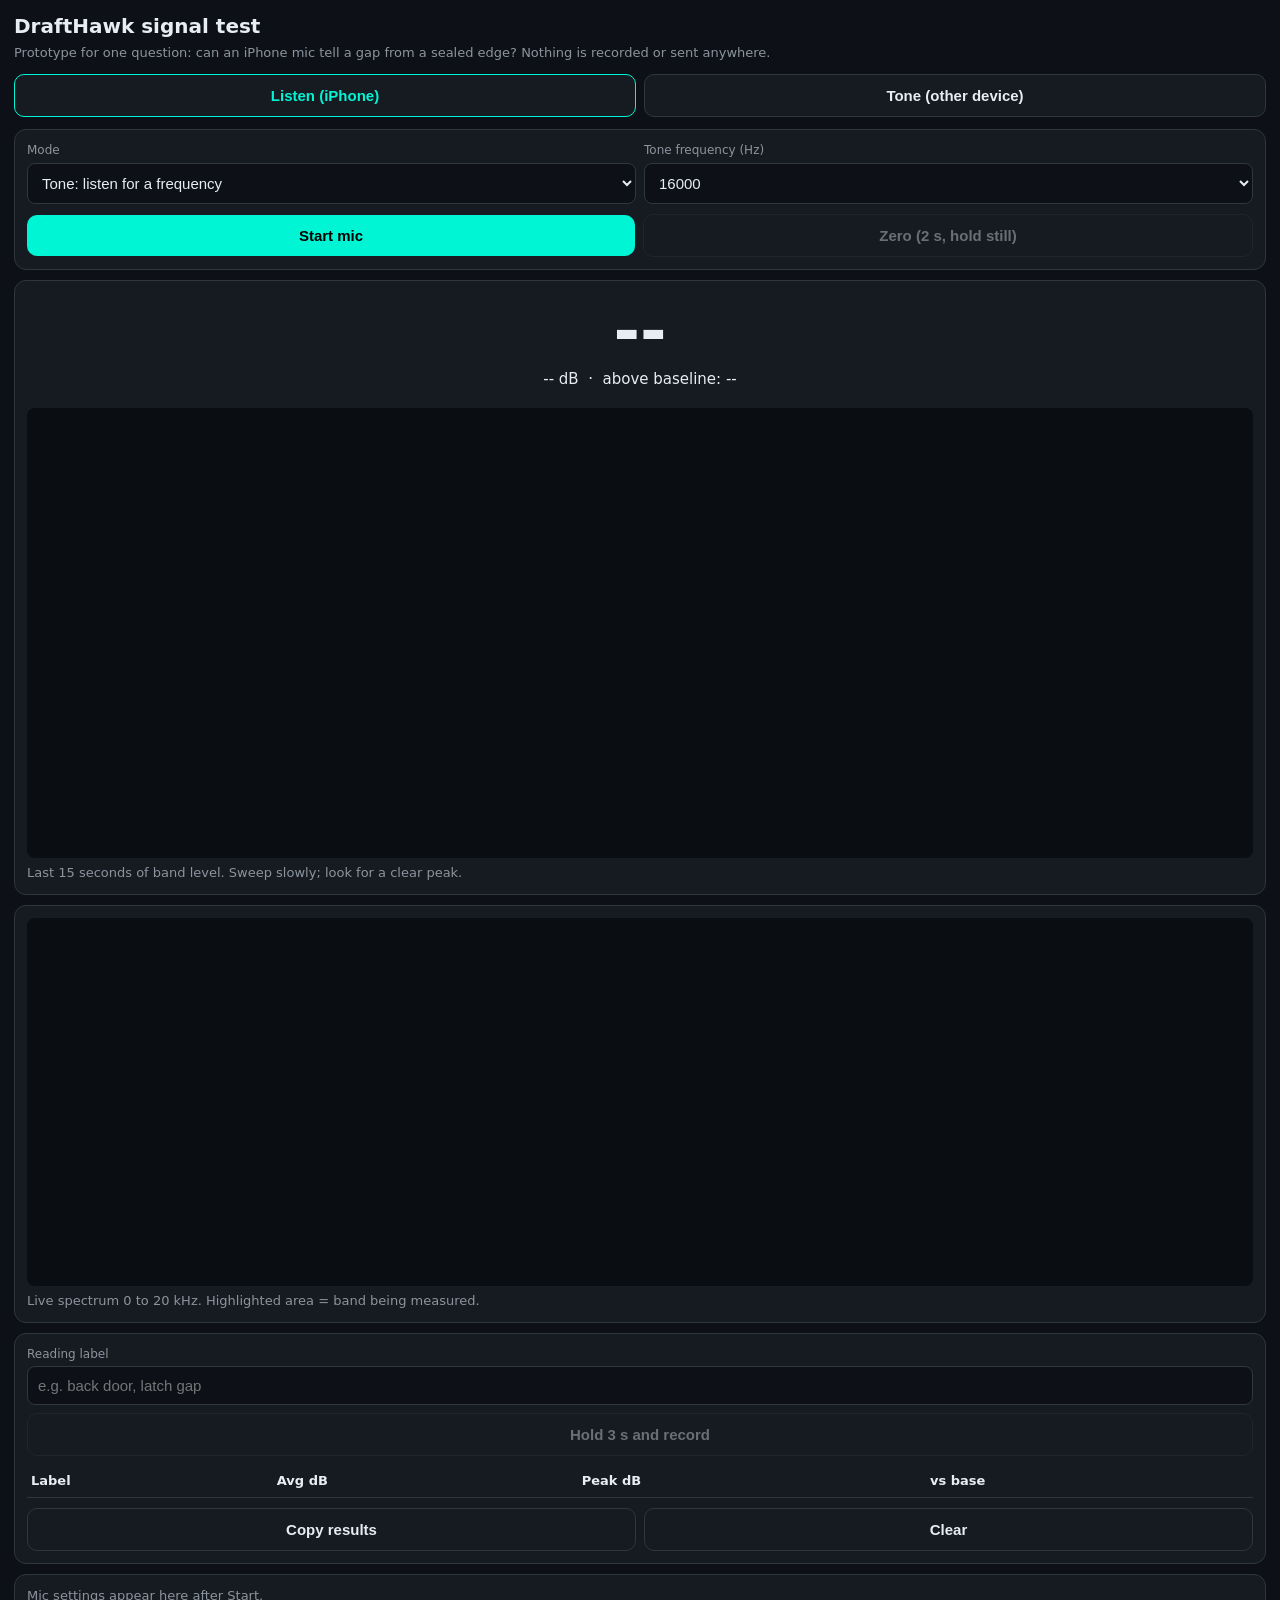
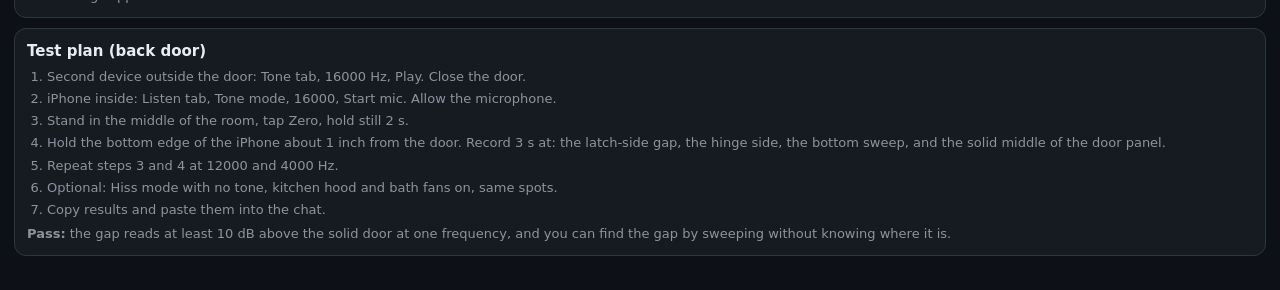
<file: demo_drafthawk.html>
<!DOCTYPE html>
<html lang="en">
<head>
<meta charset="utf-8">
<meta name="viewport" content="width=device-width, initial-scale=1, viewport-fit=cover">
<meta name="robots" content="noindex, nofollow">
<title>DraftHawk signal test</title>
<style>
  :root { --bg:#0D1117; --panel:#161b22; --line:#30363d; --text:#e6edf3; --dim:#8b949e;
          --cyan:#00F5D4; --amber:#FFB703; --red:#FF0055; }
  * { box-sizing:border-box; }
  body { margin:0; background:var(--bg); color:var(--text);
         font:15px/1.4 -apple-system, system-ui, sans-serif;
         padding:calc(12px + env(safe-area-inset-top)) 14px calc(24px + env(safe-area-inset-bottom)); }
  h1 { font-size:20px; margin:0 0 4px; }
  .dim { color:var(--dim); font-size:13px; }
  .tabs { display:flex; gap:8px; margin:12px 0; }
  .tabs button { flex:1; }
  button { background:var(--panel); color:var(--text); border:1px solid var(--line);
           border-radius:10px; padding:12px 10px; font-size:15px; font-weight:600; }
  button.on { border-color:var(--cyan); color:var(--cyan); }
  button.go { background:var(--cyan); color:#000; border:none; }
  button.stop { background:var(--red); color:#fff; border:none; }
  button:disabled { opacity:.4; }
  .panel { background:var(--panel); border:1px solid var(--line); border-radius:12px; padding:12px; margin:10px 0; }
  .row { display:flex; gap:8px; flex-wrap:wrap; align-items:center; }
  .row > * { flex:1; }
  select, input { background:var(--bg); color:var(--text); border:1px solid var(--line);
                  border-radius:8px; padding:10px; font-size:15px; width:100%; }
  label { font-size:12px; color:var(--dim); display:block; margin-bottom:4px; }
  .big { font-size:64px; font-weight:800; text-align:center; line-height:1; margin:6px 0; font-variant-numeric:tabular-nums; }
  .sub { text-align:center; font-variant-numeric:tabular-nums; }
  canvas { width:100%; display:block; background:#0a0d12; border-radius:8px; }
  table { width:100%; border-collapse:collapse; font-size:13px; font-variant-numeric:tabular-nums; }
  td, th { padding:6px 4px; border-bottom:1px solid var(--line); text-align:left; }
  .warn { color:var(--amber); font-size:13px; min-height:18px; text-align:center; }
  ol { padding-left:20px; margin:6px 0; } li { margin:4px 0; }
  [hidden] { display:none !important; }
</style>
</head>
<body>
<h1>DraftHawk signal test</h1>
<div class="dim">Prototype for one question: can an iPhone mic tell a gap from a sealed edge? Nothing is recorded or sent anywhere.</div>

<div class="tabs">
  <button id="tabListen" class="on">Listen (iPhone)</button>
  <button id="tabTone">Tone (other device)</button>
</div>

<!-- LISTEN -->
<section id="listen">
  <div class="panel">
    <div class="row">
      <div><label>Mode</label>
        <select id="mode">
          <option value="tone">Tone: listen for a frequency</option>
          <option value="hiss">Hiss: 3 to 9.5 kHz band</option>
        </select></div>
      <div id="freqWrap"><label>Tone frequency (Hz)</label>
        <select id="freq">
          <option>4000</option><option>8000</option><option>12000</option>
          <option selected>16000</option><option>18000</option>
        </select></div>
    </div>
    <div class="row" style="margin-top:10px">
      <button id="startBtn" class="go">Start mic</button>
      <button id="zeroBtn" disabled>Zero (2 s, hold still)</button>
    </div>
  </div>

  <div class="panel">
    <div class="big" id="score">--</div>
    <div class="sub"><span id="db">-- dB</span> &nbsp;·&nbsp; above baseline: <span id="delta">--</span></div>
    <div class="warn" id="warn"></div>
    <canvas id="hist" height="110"></canvas>
    <div class="dim" style="margin-top:6px">Last 15 seconds of band level. Sweep slowly; look for a clear peak.</div>
  </div>

  <div class="panel">
    <canvas id="spec" height="90"></canvas>
    <div class="dim" style="margin-top:6px">Live spectrum 0 to 20 kHz. Highlighted area = band being measured.</div>
  </div>

  <div class="panel">
    <div class="row">
      <div><label>Reading label</label><input id="lbl" placeholder="e.g. back door, latch gap"></div>
    </div>
    <div class="row" style="margin-top:8px">
      <button id="markBtn" disabled>Hold 3 s and record</button>
    </div>
    <table style="margin-top:10px"><thead><tr><th>Label</th><th>Avg dB</th><th>Peak dB</th><th>vs base</th></tr></thead>
      <tbody id="rows"></tbody></table>
    <div class="row" style="margin-top:10px">
      <button id="copyBtn">Copy results</button>
      <button id="clearBtn">Clear</button>
    </div>
    <div class="dim" id="copyMsg"></div>
  </div>

  <div class="panel dim" id="diag">Mic settings appear here after Start.</div>
</section>

<!-- TONE -->
<section id="tone" hidden>
  <div class="panel">
    <div class="row">
      <div><label>Frequency (Hz)</label>
        <select id="tfreq">
          <option>4000</option><option>8000</option><option>12000</option>
          <option selected>16000</option><option>18000</option>
        </select></div>
      <div><label>Volume</label><input id="tvol" type="range" min="0.05" max="1" step="0.05" value="0.6"></div>
    </div>
    <div class="row" style="margin-top:10px">
      <button id="toneBtn" class="go">Play tone</button>
    </div>
    <div class="dim" style="margin-top:8px">Play this on a laptop, tablet or second phone on the <b>outside</b> of the closed door, a foot or two from it. Use the same frequency on both devices. High tones (16 to 18 kHz) may be quiet or inaudible to you; that is normal. If the iPhone shows no peak at 16k, the speaker may not reach it: try 12k.</div>
  </div>
</section>

<div class="panel">
  <b>Test plan (back door)</b>
  <ol class="dim">
    <li>Second device outside the door: Tone tab, 16000 Hz, Play. Close the door.</li>
    <li>iPhone inside: Listen tab, Tone mode, 16000, Start mic. Allow the microphone.</li>
    <li>Stand in the middle of the room, tap Zero, hold still 2 s.</li>
    <li>Hold the bottom edge of the iPhone about 1 inch from the door. Record 3 s at: the latch-side gap, the hinge side, the bottom sweep, and the solid middle of the door panel.</li>
    <li>Repeat steps 3 and 4 at 12000 and 4000 Hz.</li>
    <li>Optional: Hiss mode with no tone, kitchen hood and bath fans on, same spots.</li>
    <li>Copy results and paste them into the chat.</li>
  </ol>
  <div class="dim"><b>Pass:</b> the gap reads at least 10 dB above the solid door at one frequency, and you can find the gap by sweeping without knowing where it is.</div>
</div>

<script>
(() => {
  const $ = id => document.getElementById(id);
  let ctx, analyser, stream, freqData, running = false;
  let base = null, zeroing = null, marking = null;
  const hist = []; const HIST_SEC = 15;
  const readings = [];
  let ema = null;

  // Tabs
  $('tabListen').onclick = () => { $('listen').hidden = false; $('tone').hidden = true;
    $('tabListen').classList.add('on'); $('tabTone').classList.remove('on'); };
  $('tabTone').onclick = () => { $('listen').hidden = true; $('tone').hidden = false;
    $('tabTone').classList.add('on'); $('tabListen').classList.remove('on'); };
  $('mode').onchange = () => { $('freqWrap').style.visibility = $('mode').value === 'tone' ? 'visible' : 'hidden'; base = null; ema = null; };
  $('freq').onchange = () => { base = null; ema = null; };

  function band() {
    if ($('mode').value === 'tone') { const f = +$('freq').value; return [f - 150, f + 150]; }
    return [3000, 9500];
  }

  // Returns band level in dB (power sum for hiss, peak bin for tone) plus low-band level.
  function measure() {
    analyser.getFloatFrequencyData(freqData);
    const binHz = ctx.sampleRate / analyser.fftSize;
    const [lo, hi] = band();
    const i0 = Math.max(1, Math.floor(lo / binHz)), i1 = Math.min(freqData.length - 1, Math.ceil(hi / binHz));
    let level;
    if ($('mode').value === 'tone') {
      level = -200; for (let i = i0; i <= i1; i++) level = Math.max(level, freqData[i]);
    } else {
      let p = 0; for (let i = i0; i <= i1; i++) p += Math.pow(10, freqData[i] / 10);
      level = 10 * Math.log10(p + 1e-20);
    }
    let lp = 0; const l1 = Math.floor(250 / binHz);
    for (let i = 1; i <= l1; i++) lp += Math.pow(10, freqData[i] / 10);
    return { level, low: 10 * Math.log10(lp + 1e-20) };
  }

  async function start() {
    if (running) { stop(); return; }
    try {
      stream = await navigator.mediaDevices.getUserMedia({ audio: {
        echoCancellation: false, noiseSuppression: false, autoGainControl: false, channelCount: 1 } });
    } catch (e) { $('warn').textContent = 'Microphone blocked: ' + e.message; return; }
    ctx = new (window.AudioContext || window.webkitAudioContext)();
    await ctx.resume();
    const src = ctx.createMediaStreamSource(stream);
    analyser = ctx.createAnalyser();
    analyser.fftSize = 8192; analyser.smoothingTimeConstant = 0; analyser.minDecibels = -140; analyser.maxDecibels = 0;
    src.connect(analyser);
    freqData = new Float32Array(analyser.frequencyBinCount);
    running = true;
    $('startBtn').textContent = 'Stop mic'; $('startBtn').className = 'stop';
    $('zeroBtn').disabled = false; $('markBtn').disabled = false;
    const t = stream.getAudioTracks()[0]; const s = t.getSettings ? t.getSettings() : {};
    $('diag').textContent = `Sample rate ${ctx.sampleRate} Hz · bin ${(ctx.sampleRate / analyser.fftSize).toFixed(1)} Hz · echoCancellation ${s.echoCancellation} · noiseSuppression ${s.noiseSuppression} · autoGainControl ${s.autoGainControl} · device "${t.label || 'unknown'}"`;
    requestAnimationFrame(loop);
  }
  function stop() {
    running = false;
    stream && stream.getTracks().forEach(t => t.stop());
    ctx && ctx.close();
    $('startBtn').textContent = 'Start mic'; $('startBtn').className = 'go';
    $('zeroBtn').disabled = true; $('markBtn').disabled = true;
  }

  function colorFor(score) { return score < 25 ? 'var(--cyan)' : score < 60 ? 'var(--amber)' : 'var(--red)'; }

  function loop(now) {
    if (!running) return;
    const m = measure();
    ema = ema == null ? m.level : ema + 0.25 * (m.level - ema);
    const handling = m.low > -35;
    $('warn').textContent = handling ? 'Handling noise: hold the phone steady, keep fingers off the bottom edge' : '';
    $('db').textContent = ema.toFixed(1) + ' dB';

    if (zeroing) {
      zeroing.vals.push(m.level);
      if (now - zeroing.t0 > 2000) {
        const v = zeroing.vals, mean = v.reduce((a, b) => a + b, 0) / v.length;
        const sd = Math.sqrt(v.reduce((a, b) => a + (b - mean) ** 2, 0) / v.length) || 0.5;
        base = { mean, sd: Math.max(sd, 0.5) }; zeroing = null; $('zeroBtn').textContent = 'Zero (2 s, hold still)';
      }
    }
    if (marking) {
      if (!handling) { marking.vals.push(m.level); }
      if (now - marking.t0 > 3000) {
        const v = marking.vals.length ? marking.vals : [m.level];
        const avg = 10 * Math.log10(v.reduce((a, b) => a + Math.pow(10, b / 10), 0) / v.length);
        const peak = Math.max(...v);
        readings.push({ label: marking.label, mode: $('mode').value, freq: $('mode').value === 'tone' ? +$('freq').value : null,
          avg, peak, delta: base ? avg - base.mean : null, dropped: marking.dropped });
        renderRows(); marking = null; $('markBtn').textContent = 'Hold 3 s and record';
      } else if (handling) marking.dropped++;
    }

    let score = null;
    if (base) {
      const z = (ema - base.mean) / base.sd;
      score = Math.max(0, Math.min(100, z * 15));
      $('score').textContent = Math.round(score);
      $('score').style.color = colorFor(score);
      $('delta').textContent = (ema - base.mean >= 0 ? '+' : '') + (ema - base.mean).toFixed(1) + ' dB';
    } else { $('score').textContent = '--'; $('score').style.color = 'var(--dim)'; $('delta').textContent = 'tap Zero'; }

    hist.push({ t: now, v: ema });
    while (hist.length && now - hist[0].t > HIST_SEC * 1000) hist.shift();
    drawHist(now); drawSpec();
    requestAnimationFrame(loop);
  }

  function sizeCanvas(c) { const r = devicePixelRatio || 1, w = c.clientWidth;
    if (c.width !== w * r) { c.width = w * r; c.height = +c.getAttribute('height') * r; } return r; }

  function drawHist(now) {
    const c = $('hist'), r = sizeCanvas(c), g = c.getContext('2d'), W = c.width, H = c.height;
    g.clearRect(0, 0, W, H);
    if (hist.length < 2) return;
    let lo = Math.min(...hist.map(h => h.v)), hi = Math.max(...hist.map(h => h.v));
    if (base) { lo = Math.min(lo, base.mean - 3); hi = Math.max(hi, base.mean + 20); }
    if (hi - lo < 10) { const mid = (hi + lo) / 2; lo = mid - 5; hi = mid + 5; }
    const y = v => H - ((v - lo) / (hi - lo)) * (H - 8 * r) - 4 * r;
    if (base) { g.strokeStyle = '#30363d'; g.setLineDash([4 * r, 4 * r]); g.beginPath(); g.moveTo(0, y(base.mean)); g.lineTo(W, y(base.mean)); g.stroke(); g.setLineDash([]); }
    g.lineWidth = 2 * r; g.strokeStyle = '#00F5D4'; g.beginPath();
    hist.forEach((h, i) => { const x = W - ((now - h.t) / (HIST_SEC * 1000)) * W; i ? g.lineTo(x, y(h.v)) : g.moveTo(x, y(h.v)); });
    g.stroke();
    g.fillStyle = '#8b949e'; g.font = `${11 * r}px system-ui`; g.fillText(hi.toFixed(0) + ' dB', 4 * r, 12 * r); g.fillText(lo.toFixed(0) + ' dB', 4 * r, H - 4 * r);
  }

  function drawSpec() {
    const c = $('spec'), r = sizeCanvas(c), g = c.getContext('2d'), W = c.width, H = c.height;
    g.clearRect(0, 0, W, H);
    const binHz = ctx.sampleRate / analyser.fftSize, maxBin = Math.min(freqData.length, Math.floor(20000 / binHz));
    const [lo, hi] = band();
    g.fillStyle = 'rgba(0,245,212,0.12)'; g.fillRect((lo / 20000) * W, 0, ((hi - lo) / 20000) * W, H);
    g.strokeStyle = '#e6edf3'; g.lineWidth = 1 * r; g.beginPath();
    for (let x = 0; x < W; x++) {
      const i = Math.floor((x / W) * maxBin); const v = freqData[i];
      const yy = H - ((v + 140) / 140) * H; x ? g.lineTo(x, yy) : g.moveTo(x, yy);
    }
    g.stroke();
    g.fillStyle = '#8b949e'; g.font = `${10 * r}px system-ui`;
    [5000, 10000, 15000].forEach(f => g.fillText(f / 1000 + 'k', (f / 20000) * W, H - 3 * r));
  }

  function renderRows() {
    $('rows').innerHTML = readings.map(x => `<tr><td>${esc(x.label)}<div class="dim">${x.mode === 'tone' ? x.freq + ' Hz' : 'hiss'}${x.dropped ? ' · noisy' : ''}</div></td><td>${x.avg.toFixed(1)}</td><td>${x.peak.toFixed(1)}</td><td>${x.delta == null ? '—' : (x.delta >= 0 ? '+' : '') + x.delta.toFixed(1)}</td></tr>`).join('');
  }
  function esc(s) { return String(s).replace(/[&<>"]/g, ch => ({ '&': '&amp;', '<': '&lt;', '>': '&gt;', '"': '&quot;' }[ch])); }

  $('startBtn').onclick = start;
  $('zeroBtn').onclick = () => { zeroing = { t0: performance.now(), vals: [] }; $('zeroBtn').textContent = 'Zeroing...'; };
  $('markBtn').onclick = () => {
    if (marking) return;
    marking = { t0: performance.now(), vals: [], dropped: 0, label: $('lbl').value.trim() || ('Reading ' + (readings.length + 1)) };
    $('markBtn').textContent = 'Recording 3 s...';
  };
  $('clearBtn').onclick = () => { readings.length = 0; renderRows(); };
  $('copyBtn').onclick = async () => {
    const lines = ['DraftHawk signal test ' + new Date().toISOString(), $('diag').textContent,
      'label | mode | avg dB | peak dB | vs baseline | noisy frames'];
    readings.forEach(x => lines.push([x.label, x.mode === 'tone' ? x.freq + ' Hz' : 'hiss', x.avg.toFixed(1), x.peak.toFixed(1),
      x.delta == null ? 'n/a' : x.delta.toFixed(1), x.dropped].join(' | ')));
    try { await navigator.clipboard.writeText(lines.join('\n')); $('copyMsg').textContent = 'Copied. Paste it into the chat.'; }
    catch (e) { $('copyMsg').textContent = 'Copy blocked. Screenshot the table instead.'; }
  };

  // Tone generator
  let tctx, osc, gain;
  $('toneBtn').onclick = async () => {
    if (osc) { gain.gain.setTargetAtTime(0, tctx.currentTime, 0.02); setTimeout(() => { osc.stop(); osc = null; }, 100);
      $('toneBtn').textContent = 'Play tone'; $('toneBtn').className = 'go'; return; }
    tctx = tctx || new (window.AudioContext || window.webkitAudioContext)(); await tctx.resume();
    osc = tctx.createOscillator(); gain = tctx.createGain();
    osc.type = 'sine'; osc.frequency.value = +$('tfreq').value;
    gain.gain.value = 0; osc.connect(gain).connect(tctx.destination); osc.start();
    gain.gain.setTargetAtTime(+$('tvol').value, tctx.currentTime, 0.05);
    $('toneBtn').textContent = 'Stop tone'; $('toneBtn').className = 'stop';
  };
  $('tvol').oninput = () => { if (gain) gain.gain.setTargetAtTime(+$('tvol').value, tctx.currentTime, 0.05); };
  $('tfreq').onchange = () => { if (osc) osc.frequency.setValueAtTime(+$('tfreq').value, tctx.currentTime); };
})();
</script>
</body>
</html>
</file>
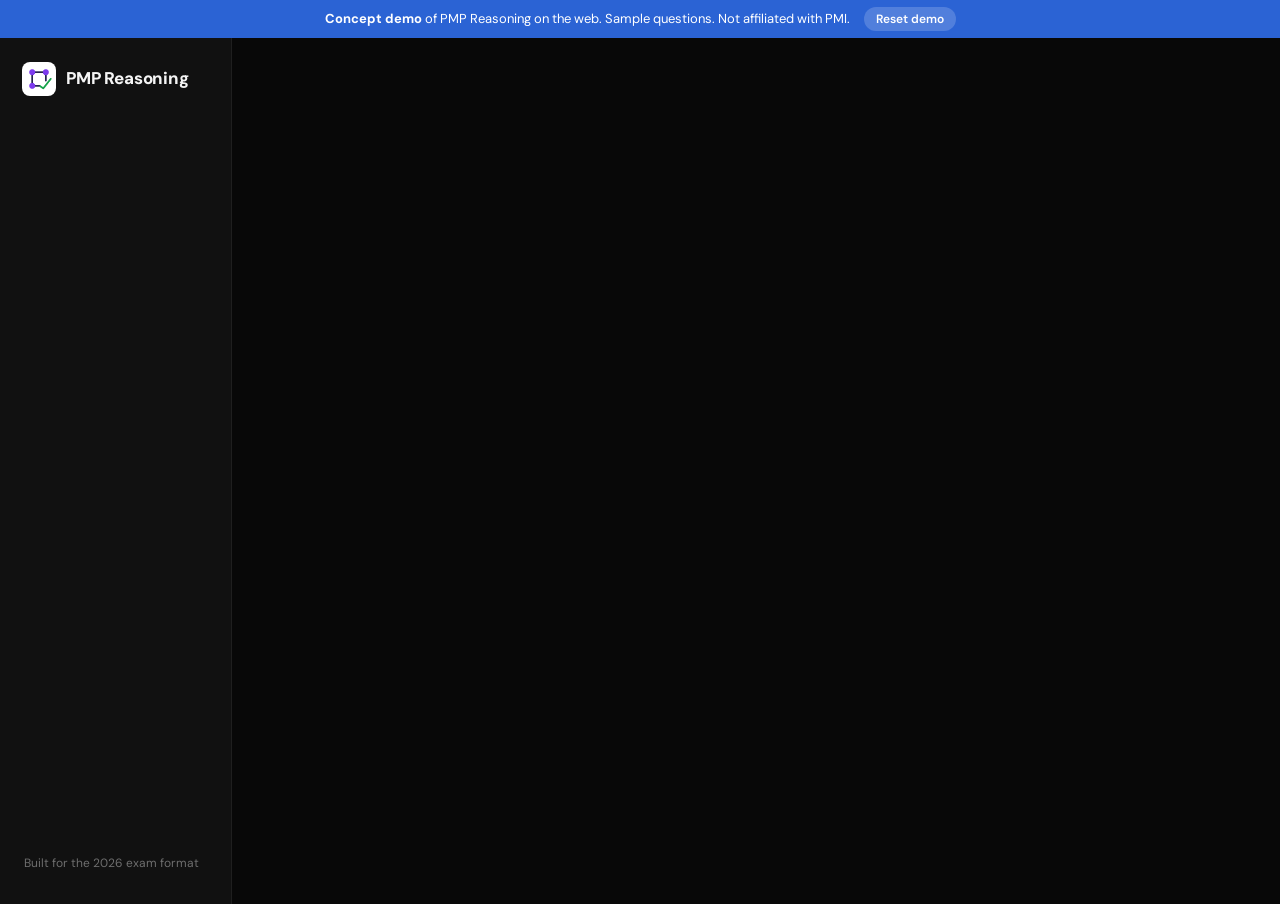
<file: demo_pmp.html>
<!doctype html>
<html lang="en" data-mode="dark">
<head>
<meta charset="utf-8">
<meta name="viewport" content="width=device-width, initial-scale=1, viewport-fit=cover">
<meta name="robots" content="noindex, nofollow">
<title>PMP Reasoning Web · concept demo</title>
<link rel="icon" href="../../assets/icons/pmp.png">
<link rel="preconnect" href="https://fonts.googleapis.com">
<link rel="stylesheet" href="https://fonts.googleapis.com/css2?family=DM+Sans:opsz,wght@9..40,400;9..40,500;9..40,600;9..40,700;9..40,800&display=swap">
<style>
/* Mirrors the iOS app's AppColors: dark is the default look, light is warm paper. Primary #2B63D4 in both. */
:root{--bg:#080808;--surface:#111111;--high:#1C1C1C;--border:rgba(255,255,255,.06);--primary:#2B63D4;--green:#2ECC71;--amber:#F39C12;--danger:#FF5252;--text:#F5F5F5;--muted:#6E6E6E;--section:#555555;--gold:#FFB800;
 --greenSoft:rgba(46,204,113,.10);--amberSoft:rgba(243,156,18,.10);--dangerSoft:rgba(255,82,82,.10);--primarySoft:rgba(43,99,212,.14);color-scheme:dark;
 --font:"DM Sans",-apple-system,"Segoe UI",system-ui,sans-serif}
html[data-mode="light"]{--bg:#F7F5F0;--surface:#FFFFFF;--high:#EFEDE6;--border:rgba(0,0,0,.09);--green:#1E9E5A;--amber:#A66E0F;--danger:#C0392B;--text:#1A1A18;--muted:#8A877E;--section:#5A5851;--gold:#CC9200;
 --greenSoft:rgba(30,158,90,.09);--amberSoft:rgba(166,110,15,.09);--dangerSoft:rgba(192,57,43,.08);--primarySoft:rgba(43,99,212,.09);color-scheme:light}
*{box-sizing:border-box}
html,body{margin:0;height:100%}
body{background:var(--bg);color:var(--text);font:15px/1.5 var(--font);-webkit-font-smoothing:antialiased}
button,input,textarea,select{font:inherit;color:inherit}
button{cursor:pointer}
button:focus-visible,input:focus-visible,textarea:focus-visible,a:focus-visible{outline:2px solid var(--primary);outline-offset:2px}
[hidden]{display:none!important}
.banner{position:sticky;top:0;z-index:20;background:var(--primary);color:#fff;font-size:13px;display:flex;gap:14px;justify-content:center;align-items:center;flex-wrap:wrap;padding:7px max(16px,env(safe-area-inset-right,0px)) 7px max(16px,env(safe-area-inset-left,0px));padding-top:calc(7px + env(safe-area-inset-top,0px))}
.banner button{background:rgba(255,255,255,.18);border:0;color:#fff;border-radius:99px;padding:3px 12px;font-size:12px;font-weight:600}
.shell{display:grid;grid-template-columns:232px minmax(0,1fr);min-height:calc(100% - 34px)}
.rail{border-right:1px solid var(--border);background:var(--surface);padding:22px 12px;display:flex;flex-direction:column;gap:2px;position:sticky;top:34px;height:calc(100vh - 34px)}
.brand{display:flex;align-items:center;gap:10px;padding:2px 10px 20px;font-weight:800;font-size:17px;letter-spacing:-.01em}
.brand img{width:34px;height:34px;border-radius:8px}
.rnav{display:flex;align-items:center;gap:12px;border:0;background:none;padding:11px 12px;border-radius:12px;text-align:left;font-weight:600;color:var(--muted)}
.rnav svg{width:21px;height:21px;flex:none}
.rnav:hover{background:var(--high);color:var(--text)}
.rnav.on{background:var(--primarySoft);color:var(--primary)}
.rail .sep{height:1px;background:var(--border);margin:12px 8px}
.rail .foot{margin-top:auto;font-size:12px;color:var(--muted);padding:10px 12px}
main{min-width:0;padding:26px max(16px,env(safe-area-inset-right,0px)) 60px max(16px,env(safe-area-inset-left,0px))}
.page{max-width:760px;margin:0 auto;display:flex;flex-direction:column;gap:18px;animation:in .28s cubic-bezier(.2,.8,.2,1)}
@keyframes in{from{opacity:0;transform:translateY(10px)}to{opacity:1;transform:none}}
@media (prefers-reduced-motion:reduce){.page{animation:none}}
h1{font-size:30px;font-weight:800;letter-spacing:-.02em;margin:0;line-height:1.15}
h2{font-size:20px;font-weight:700;margin:0;letter-spacing:-.01em}
.sub{color:var(--muted);margin:2px 0 0}
.label{font-size:12px;font-weight:700;letter-spacing:.12em;text-transform:uppercase;color:var(--section);margin:8px 2px -6px}
.card{background:var(--surface);border:1px solid var(--border);border-radius:18px;padding:18px}
.row{display:flex;gap:12px;align-items:center}
.grid2{display:grid;grid-template-columns:repeat(2,minmax(0,1fr));gap:12px}
.grid3{display:grid;grid-template-columns:repeat(3,minmax(0,1fr));gap:12px}
.goal{display:flex;flex-direction:column;align-items:center;gap:6px;text-align:center}
.goal small{color:var(--muted);font-weight:600}
.stat{text-align:center}
.stat b{display:block;font-size:26px;font-weight:800;font-variant-numeric:tabular-nums}
.stat span{color:var(--muted);font-size:13px}
.exam{display:flex;justify-content:space-between;gap:10px;align-items:center}
.pill{font-size:12px;font-weight:700;padding:4px 10px;border-radius:99px}
.pill.ok{color:var(--green);background:var(--greenSoft)}
.pill.warn{color:var(--amber);background:var(--amberSoft)}
.mode{display:flex;align-items:center;gap:14px;width:100%;background:var(--surface);border:1px solid var(--border);border-radius:16px;padding:15px 16px;text-align:left}
.mode:hover{border-color:var(--primary)}
.mode.primary{background:var(--primary);border-color:var(--primary);color:#fff}
.mode .ic{width:38px;height:38px;border-radius:11px;display:grid;place-items:center;background:var(--high);flex:none}
.mode.primary .ic{background:rgba(255,255,255,.16)}
.mode .ic svg{width:20px;height:20px}
.mode b{display:block;font-weight:700}
.mode small{color:var(--muted)}
.mode.primary small{color:rgba(255,255,255,.75)}
.mode .chev{margin-left:auto;color:var(--muted)}
.mode .badge{margin-left:auto;font-size:12px;font-weight:700;color:var(--danger);background:var(--dangerSoft);padding:2px 9px;border-radius:99px}
.prem{font-size:11px;font-weight:800;letter-spacing:.08em;color:var(--primary);background:var(--primarySoft);border-radius:6px;padding:3px 7px;margin-left:auto}
/* question */
.qtop{display:flex;align-items:center;gap:8px;flex-wrap:wrap}
.tag{font-size:11px;font-weight:700;letter-spacing:.08em;text-transform:uppercase;padding:5px 10px;border-radius:99px;border:1px solid currentColor}
.tag.people{color:var(--primary)}.tag.process{color:var(--amber)}.tag.business{color:var(--green)}.tag.n{color:var(--muted)}
.qcount{margin-left:auto;color:var(--amber);font-weight:700}
.iconbtn{border:0;background:var(--high);width:36px;height:36px;border-radius:10px;display:grid;place-items:center;color:var(--muted)}
.iconbtn.on{color:var(--amber)}
.stem{font-size:18px;line-height:1.6;margin:4px 0}
.opt{display:flex;gap:14px;width:100%;text-align:left;background:var(--surface);border:1px solid var(--border);border-radius:16px;padding:15px 16px;line-height:1.5}
.opt .k{flex:none;width:30px;height:30px;border-radius:9px;background:var(--high);display:grid;place-items:center;font-weight:700;color:var(--muted)}
.opt:hover:not(:disabled){border-color:var(--primary)}
.opt.sel{border-color:var(--primary)}
.opt.right{border-color:var(--green);background:var(--greenSoft)}.opt.right .k{background:var(--green);color:#fff}
.opt.wrong{border-color:var(--danger);background:var(--dangerSoft)}.opt.wrong .k{background:var(--danger);color:#fff}
.opt:disabled{cursor:default}
.ex{border-radius:16px;padding:16px 18px;border:1px solid}
.ex h3{margin:0 0 6px;font-size:13px;font-weight:700;letter-spacing:.06em}
.ex p{margin:0;line-height:1.6}
.ex.ok{border-color:var(--green);background:var(--greenSoft)}.ex.ok h3{color:var(--green)}
.ex.key{border-color:var(--primary);background:var(--primarySoft)}.ex.key h3{color:var(--primary)}
.ex.trap{border-color:var(--danger);background:var(--dangerSoft)}.ex.trap h3{color:var(--danger)}
.btns{display:flex;gap:10px}
.btn{flex:1;border:1px solid var(--border);background:var(--surface);border-radius:14px;padding:14px;font-weight:700}
.btn.blue{background:var(--primary);border-color:var(--primary);color:#fff}
.btn:disabled{opacity:.4;cursor:not-allowed}
.progress{height:6px;background:var(--high);border-radius:99px;overflow:hidden}
.progress i{display:block;height:100%;background:var(--primary)}
.back{border:0;background:none;color:var(--muted);font-weight:600;padding:0;display:inline-flex;gap:6px;align-items:center}
/* mindset & approaches */
.acc{background:var(--surface);border:1px solid var(--border);border-radius:16px;overflow:hidden}
.acc>button{width:100%;border:0;background:none;display:flex;gap:12px;align-items:center;padding:15px 16px;text-align:left}
.acc .chev{margin-left:auto;color:var(--muted);transition:transform .2s}
.acc.open .chev{transform:rotate(180deg)}
.acc.open{border-color:color-mix(in srgb,var(--rc,var(--primary)) 45%,transparent)}
.acc .body{padding:0 16px 16px;line-height:1.6}
.rn{font-size:12px;font-weight:700;padding:3px 9px;border-radius:99px;background:var(--primarySoft);color:var(--primary);white-space:nowrap}
.pattern{display:flex;gap:10px;margin-top:12px;padding:10px 12px;border-radius:12px;background:var(--greenSoft);color:var(--green);font-size:14px;border:1px solid color-mix(in srgb,var(--green) 40%,transparent)}
.chips{display:flex;gap:8px;flex-wrap:wrap}
.chip{border:1px solid var(--border);background:var(--surface);border-radius:99px;padding:6px 12px;font-size:13px;font-weight:600;color:var(--muted)}
.chip.on{border-color:var(--primary);color:var(--primary);background:var(--primarySoft)}
.chip.p{color:var(--primary);border-color:color-mix(in srgb,var(--primary) 50%,transparent)}
.chip.a{color:var(--green);border-color:color-mix(in srgb,var(--green) 50%,transparent)}
.chip.h{color:var(--amber);border-color:color-mix(in srgb,var(--amber) 50%,transparent)}
.trow{display:grid;grid-template-columns:96px minmax(0,1fr);gap:12px;padding:10px 0;border-top:1px solid var(--border);align-items:start}
.trow:first-child{border-top:0}
.trio{border:1px solid var(--border);border-radius:14px;padding:4px 14px;margin-top:10px}
.mini{font-size:11px;font-weight:800;letter-spacing:.1em;color:var(--section);margin:14px 0 6px}
.kw{display:flex;flex-wrap:wrap;gap:6px}
.kw span{font-size:12px;padding:3px 9px;border-radius:8px;background:var(--high)}
ul.tight{margin:0;padding-left:18px}
/* glossary */
.search{width:100%;padding:13px 14px;border-radius:14px;border:1px solid var(--border);background:var(--surface)}
.term .star{color:var(--gold)}
.term .cat{font-size:12px;color:var(--muted);margin-left:auto}
.rel{border:0;background:var(--high);border-radius:8px;padding:4px 10px;font-size:13px;margin:4px 6px 0 0;color:var(--primary);font-weight:600}
/* matching */
.bank{display:flex;flex-wrap:wrap;gap:8px}
.mb{border:1px solid var(--border);background:var(--surface);border-radius:12px;padding:10px 14px;font-weight:600;text-align:center}
.mb.sel{border-color:var(--primary);background:var(--primarySoft);color:var(--primary)}
.mb.used{opacity:.3;pointer-events:none}
.slot{display:flex;flex-direction:column;gap:10px}
.drop{border:1px dashed var(--border);background:var(--high);border-radius:12px;padding:11px 14px;text-align:left;color:var(--muted)}
.drop.f{border-style:solid;color:var(--text);font-weight:600}
.card.right{border-color:var(--green);background:var(--greenSoft)}.card.wrong{border-color:var(--danger);background:var(--dangerSoft)}
/* misc */
textarea{width:100%;min-height:220px;border-radius:14px;border:1px solid var(--border);background:var(--surface);padding:14px;line-height:1.6;resize:vertical}
.seg{display:flex;background:var(--high);border-radius:12px;padding:3px;gap:3px}
.seg button{flex:1;border:0;background:none;border-radius:9px;padding:9px;font-weight:600;color:var(--muted)}
.seg button.on{background:var(--surface);color:var(--text)}
.modal{position:fixed;inset:0;background:rgba(0,0,0,.55);display:grid;place-items:center;z-index:30;padding:20px}
.sheet{background:var(--surface);border:1px solid var(--border);border-radius:22px;max-width:420px;width:100%;padding:24px;display:flex;flex-direction:column;gap:14px}
.plan{display:flex;justify-content:space-between;align-items:center;border:1px solid var(--border);border-radius:14px;padding:14px 16px}
.plan.best{border-color:var(--primary)}
.plan b{display:block}
.tabbar{display:none}
.empty{color:var(--muted);text-align:center;padding:30px 10px}
@media (max-width:820px){
 .shell{grid-template-columns:1fr}.rail{display:none}
 main{padding-bottom:calc(96px + env(safe-area-inset-bottom,0px))}
 .tabbar{display:flex;position:fixed;left:0;right:0;bottom:0;z-index:15;background:var(--surface);border-top:1px solid var(--border);justify-content:space-around;padding:7px max(6px,env(safe-area-inset-right,0px)) calc(7px + env(safe-area-inset-bottom,0px)) max(6px,env(safe-area-inset-left,0px))}
 .tabbar button{border:0;background:none;display:flex;flex-direction:column;align-items:center;gap:3px;font-size:11px;font-weight:600;color:var(--muted);min-width:56px}
 .tabbar button svg{width:23px;height:23px}
 .tabbar button.on{color:var(--primary)}
 h1{font-size:26px}
}
@media (max-width:460px){.banner{font-size:12px;gap:8px;padding-top:calc(5px + env(safe-area-inset-top,0px));padding-bottom:5px}.banner span b+*{display:none}.grid3{grid-template-columns:repeat(3,minmax(0,1fr));gap:8px}.stat b{font-size:22px}.trow{grid-template-columns:1fr;gap:4px}}
</style>
</head>
<body>
<div class="banner"><span><b>Concept demo</b> of PMP Reasoning on the web. Sample questions. Not affiliated with PMI.</span><button type="button" id="resetDemo">Reset demo</button></div>
<div class="shell">
 <nav class="rail" aria-label="Main"><div class="brand"><img src="../../assets/icons/pmp.png" alt="">PMP Reasoning</div><div id="rnav"></div><div class="foot">Built for the 2026 exam format</div></nav>
 <main id="main"></main>
</div>
<nav class="tabbar" id="tabbar" aria-label="Main"></nav>
<div class="modal" id="modal" hidden></div>
<script>
const DATA=__DATA__;
const IC={
home:'<path d="M3 11l9-7 9 7v9a1 1 0 01-1 1h-5v-6H9v6H4a1 1 0 01-1-1z"/>',
mindset:'<path d="M12 3a6 6 0 00-6 6c0 2.2 1.2 3.7 2.5 5 .6.6 1 1.4 1 2.3V18h5v-1.7c0-.9.4-1.7 1-2.3C16.8 12.7 18 11.2 18 9a6 6 0 00-6-6z"/><path d="M10 21h4"/>',
glossary:'<path d="M4 5.5A2.5 2.5 0 016.5 3H20v15H6.5A2.5 2.5 0 004 20.5z"/><path d="M4 20.5V5.5M8 7h8M8 11h6"/>',
notes:'<path d="M5 3h10l4 4v14H5z"/><path d="M15 3v4h4M8 12h8M8 16h5"/>',
account:'<circle cx="12" cy="8" r="4"/><path d="M4 21a8 8 0 0116 0"/>',
play:'<path d="M7 4l13 8-13 8z"/>',
bolt:'<path d="M13 2L4 14h7l-1 8 9-12h-7z"/>',
tune:'<path d="M4 6h10M18 6h2M4 12h4M12 12h8M4 18h12M20 18h0"/><circle cx="16" cy="6" r="2"/><circle cx="10" cy="12" r="2"/><circle cx="18" cy="18" r="2"/>',
timer:'<circle cx="12" cy="13" r="8"/><path d="M12 9v4l3 2M9 2h6"/>',
approach:'<path d="M4 17l5-6 4 3 7-8"/>',
match:'<circle cx="6" cy="7" r="2.5"/><circle cx="6" cy="17" r="2.5"/><circle cx="18" cy="12" r="2.5"/><path d="M8.5 7.5l7 3.5M8.5 16.5l7-3.5"/>',
missed:'<path d="M3 12a9 9 0 109-9"/><path d="M3 4v5h5"/>',
flag:'<path d="M5 21V4h12l-2 4 2 4H5"/>',
coach:'<circle cx="12" cy="12" r="9"/><circle cx="12" cy="12" r="5"/><circle cx="12" cy="12" r="1.5"/>',
domains:'<path d="M4 4h7v7H4zM13 4h7v7h-7zM4 13h7v7H4zM13 13h7v7h-7z"/>',
chev:'<path d="M9 6l6 6-6 6"/>', down:'<path d="M6 9l6 6 6-6"/>', left:'<path d="M15 6l-6 6 6 6"/>', star:'<path d="M12 3l2.7 5.6 6.1.9-4.4 4.3 1 6.1L12 17l-5.4 2.9 1-6.1-4.4-4.3 6.1-.9z" fill="currentColor"/>'
};
const S=(k,w)=>`<svg viewBox="0 0 24 24" ${w?`width="${w}" height="${w}"`:''} fill="none" stroke="currentColor" stroke-width="1.9" stroke-linecap="round" stroke-linejoin="round" aria-hidden="true">${IC[k]}</svg>`;
const TABS=[["home","Home"],["mindset","Mindset"],["glossary","Glossary"],["notes","Notes"],["account","Account"]];
const DOM={people:"People",process:"Process",business:"Business Environment"};
const HOT={hybrid:"Hybrid",adaptive:"Adaptive",strategy:"Strategy",value:"Value",sustainability:"Sustainability",ai_digital:"AI & Digital",stakeholder_engagement:"Stakeholders"};
const FREE=10;
const MATCH={items:["Cost Plus Incentive Fee (CPIF)","Firm Fixed Price (FFP)","Time and Materials (T&M)","Fixed Price Incentive Fee (FPIF)","Cost Plus Fixed Fee (CPFF)"],
 prompts:[["A set price for a well-defined scope, with the seller carrying the cost risk",1],["A fixed price plus a financial incentive for meeting agreed performance targets",3],["Allowable costs reimbursed plus a fixed fee that does not change with performance",4],["Allowable costs reimbursed plus an incentive fee shared under an agreed formula",0],["Agreed hourly or unit rates billed for an undefined scope, often staff augmentation",2]]};
const GOLD=[
 {k:"p",name:"Predictive",full:"Protect the approved plan. Understand the impact before changing it.",one:"Protect the plan.",lab:"TYPICAL ANSWERS",acts:["Analyze impact first.","Review the management plan.","Submit a change request if a baseline changes.","Follow governance.","Update the appropriate project documents after approval."],kw:["Baseline","Scope","Schedule","Cost","WBS","Change Request","CCB","Phase Gate","Approval","Documentation"],ask:"Does this affect an approved baseline?",head:["Impact analysis","Change request","CCB","Baseline update"],brain:"Did we follow the approved plan correctly?"},
 {k:"a",name:"Agile",full:"Protect the team and the timebox while continuously delivering customer value.",one:"Protect the team and the timebox.",lab:"TYPICAL ACTIONS",acts:["Reprioritize the backlog.","Collaborate with the Product Owner.","Gather customer feedback.","Remove impediments.","Let the team self-organize.","Improve during retrospectives.","Avoid disrupting the current sprint unless absolutely necessary."],kw:["Backlog","Sprint","Product Owner","Scrum Master","User Story","Increment","Velocity","Retrospective","Daily Scrum","Collaboration"],ask:"Can the backlog absorb this without disrupting the sprint?",head:["Product Owner","Backlog refinement","Next sprint","Reprioritization"],brain:"What is the fastest way to maximize customer value?"},
 {k:"h",name:"Hybrid",full:"Keep predictive governance while allowing Agile teams to deliver adaptively.",one:"Protect governance while enabling Agile delivery.",lab:"YOU OFTEN SEE",acts:["Update the backlog, not a formal change request, for an Agile feature.","Use a change request when changing an approved project baseline.","Hold a steering committee review while the development team continues working in sprints."],kw:["Steering Committee","Change Board","Governance","Sprint","Backlog","Product Owner"],ask:"Is this a governance decision or a delivery decision?",head:["Governance: predictive answer","Delivery: agile answer"],brain:"How do we satisfy governance without slowing Agile delivery?"}
];
const store={get(k,d){try{const v=localStorage.getItem("pmpdemo:"+k);return v==null?d:JSON.parse(v)}catch(e){return d}},set(k,v){try{localStorage.setItem("pmpdemo:"+k,JSON.stringify(v))}catch(e){}}};
let P=store.get("p",{answers:{},flags:[],used:0,premium:false,exam:"2026-12-11",goal:20,theme:"dark",notes:""});
const save=()=>store.set("p",P);
let UI={view:"home",quiz:null,mOpen:-1,gq:"",gcat:"All",gOpen:null,aOpen:"Predictive",match:{sel:null,placed:{},checked:false}};
function applyTheme(){const t=P.theme=="system"?(matchMedia("(prefers-color-scheme: light)").matches?"light":"dark"):P.theme;document.documentElement.dataset.mode=t}
const M=document.getElementById("main");
const stats=()=>{const a=Object.values(P.answers);const c=a.filter(x=>x.ok).length;return{n:a.length,acc:a.length?Math.round(100*c/a.length):0}};
const daysTo=()=>Math.max(0,Math.ceil((new Date(P.exam+"T09:00")-new Date())/864e5));
function ring(v,max,col,lbl){const r=34,c=2*Math.PI*r,p=Math.min(1,v/max);return `<svg width="88" height="88" viewBox="0 0 88 88" role="img" aria-label="${lbl}"><circle cx="44" cy="44" r="${r}" fill="none" stroke="var(--high)" stroke-width="8"/><circle cx="44" cy="44" r="${r}" fill="none" stroke="${col}" stroke-width="8" stroke-linecap="round" stroke-dasharray="${c*p} ${c}" opacity="${p>0?1:0}" transform="rotate(-90 44 44)"/><text x="44" y="50" text-anchor="middle" font-family="DM Sans,system-ui" font-weight="800" font-size="20" fill="var(--text)">${v}</text></svg>`}
function domainAcc(){const r={people:[0,0],process:[0,0],business:[0,0]};Object.entries(P.answers).forEach(([i,a])=>{const d=DATA.questions[i].domain;r[d][1]++;if(a.ok)r[d][0]++});return r}
function mode(k,t,s,extra="",cls=""){return `<button class="mode ${cls}" data-go="${k}"><span class="ic">${S(IC[k]?k:"play")}</span><span><b>${t}</b><small>${s}</small></span>${extra||`<span class="chev">${S("chev",18)}</span>`}</button>`}
const V={
home(){const s=stats(),d=daysTo(),miss=Object.values(P.answers).filter(a=>!a.ok).length;const today=Math.min(s.n,P.goal);
 return `<div><h1>Hey there.</h1><p class="sub">Ready to train your judgment?</p></div>
 <div class="grid2"><div class="card goal">${ring(today,P.goal,"var(--primary)","Daily goal")}<small>Daily goal · ${P.goal}</small></div><div class="card goal">${ring(s.n,50,"var(--green)","Weekly goal")}<small>Weekly goal · 50</small></div></div>
 <div class="card exam"><div class="row"><span class="ic" style="color:var(--primary)">${S("timer",22)}</span><div><b>Exam: ${new Date(P.exam+"T09:00").toLocaleDateString(undefined,{month:"short",day:"numeric",year:"numeric"})}</b><div class="sub">${d} days remaining</div></div></div><span class="pill ${s.n>=Math.min(12,d)?"ok":"warn"}">${s.n>=Math.min(12,d)?"On Track":"Behind Recommended Pace"}</span></div>
 <div class="grid3"><div class="card stat"><b style="color:var(--green)">${s.n}</b><span>Answered</span></div><div class="card stat"><b style="color:var(--amber)">${s.n?1:0}</b><span>Day Streak</span></div><div class="card stat"><b style="color:var(--primary)">${s.acc}%</b><span>Accuracy</span></div></div>
 <div class="label">Select your mode</div>
 ${mode("play","Practice Mode","Work through the bank, one question at a time","","primary").replace('data-go="play"','data-go="practice"')}
 ${mode("bolt","Quick Drill","Five fast questions").replace('data-go="bolt"','data-go="drill"')}
 ${mode("tune","Custom Quiz","Pick domains and question count").replace('data-go="tune"','data-go="custom"')}
 ${mode("timer","Exam Sim","180 questions · 230 minutes",'<span class="prem">PREMIUM</span>').replace('data-go="timer"','data-go="exam"')}
 <div class="label">Study tools</div>
 ${mode("mindset","Mindset Guide","The 8 rules for what to do first")}
 ${mode("approach","Delivery Approaches","Predictive, Agile and Hybrid compared").replace('data-go="approach"','data-go="approaches"')}
 ${mode("match","Matching","Contract types and who carries cost risk")}
 <div class="label">Review</div>
 ${mode("missed","Missed Questions","Retry what you got wrong",miss?`<span class="badge">${miss}</span>`:"")}
 ${mode("flag","Flagged Questions","Questions you marked to revisit",P.flags.length?`<span class="badge" style="color:var(--amber);background:var(--amberSoft)">${P.flags.length}</span>`:"")}
 ${mode("coach","Coach","Where to focus next")}
 <div class="label">Domains &amp; topics</div>
 ${mode("domains","Domains and More","People 33% · Process 41% · Business Environment 26%")}`},
quiz(){const Q=UI.quiz;if(!Q)return V.home();if(Q.done)return V.summary();const qi=Q.list[Q.i],q=DATA.questions[qi],ans=Q.ans[Q.i],done=ans!==undefined;
 const fl=P.flags.includes(qi);
 return `<button class="back" data-go="home">${S("left",18)} Home</button>
 <div class="progress" aria-hidden="true"><i style="width:${100*(Q.i+(done?1:0))/Q.list.length}%"></i></div>
 <div class="qtop"><span class="tag ${q.domain}">${DOM[q.domain]}</span>${q.hotTopic?`<span class="tag n">${HOT[q.hotTopic]||q.hotTopic}</span>`:""}<span class="qcount">Q${Q.i+1}/${Q.list.length}</span><button class="iconbtn ${fl?"on":""}" data-flag="${qi}" aria-label="${fl?"Unflag":"Flag"} question">${S("flag",18)}</button></div>
 <p class="stem">${q.questionText}</p>
 ${q.options.map((o,i)=>`<button class="opt ${done&&i==q.correctIndex?"right":""} ${done&&i==ans&&i!=q.correctIndex?"wrong":""}" data-ans="${i}" ${done?"disabled":""}><span class="k">${"ABCD"[i]}</span><span>${o}</span></button>`).join("")}
 ${done?`<div class="ex ${ans==q.correctIndex?"ok":"trap"}"><h3>${ans==q.correctIndex?"Correct Answer Explanation":"Not quite. Here's the reasoning"}</h3><p>${q.explanation}</p></div><div class="ex key"><h3>Key Takeaway</h3><p>${q.keyTakeaway}</p></div>`:""}
 <div class="btns"><button class="btn" data-qnav="-1" ${Q.i==0?"disabled":""}>${S("left",16)} Previous</button><button class="btn ${done?"blue":""}" data-qnav="1">${Q.i==Q.list.length-1?"Finish":done?"Next Question":"Skip"}</button></div>
 ${!P.premium?`<p class="sub" style="text-align:center;font-size:13px">${Math.max(0,FREE-P.used)} free questions left in this demo</p>`:""}`},
summary(){const Q=UI.quiz,c=Q.list.filter((qi,i)=>Q.ans[i]===DATA.questions[qi].correctIndex).length;return `<div class="card" style="text-align:center;display:flex;flex-direction:column;gap:12px;align-items:center;padding:30px">${ring(c,Q.list.length,"var(--green)","Score")}<h1>${c} of ${Q.list.length} correct</h1><p class="sub">${c==Q.list.length?"Clean sweep. Try a Custom Quiz on your weakest domain next.":"Every miss is saved to Missed Questions so you can retry it."}</p><div class="btns" style="width:100%"><button class="btn" data-go="home">Home</button><button class="btn blue" data-go="missed">Review misses</button></div></div>`},
custom(){return `<button class="back" data-go="home">${S("left",18)} Home</button><div><h1>Custom Quiz</h1><p class="sub">Choose domains and how many questions.</p></div>
 <div class="label">Domains</div><div class="chips">${Object.entries(DOM).map(([k,v])=>`<button class="chip ${UI.cd?.includes(k)!==false&&(UI.cd||Object.keys(DOM)).includes(k)?"on":""}" data-cd="${k}">${v}</button>`).join("")}</div>
 <div class="label">Questions</div><div class="seg">${[3,5,8,12].map(n=>`<button class="${(UI.cn||5)==n?"on":""}" data-cn="${n}">${n}</button>`).join("")}</div>
 <button class="btn blue" data-startcustom>Start quiz</button>`},
exam(){return `<button class="back" data-go="home">${S("left",18)} Home</button><div><h1>Exam Sim</h1><p class="sub">Full-length practice under exam conditions.</p></div>
 <div class="grid3"><div class="card stat"><b>180</b><span>questions</span></div><div class="card stat"><b>230</b><span>minutes</span></div><div class="card stat"><b>3</b><span>domains</span></div></div>
 <div class="card"><p style="margin-top:0">Weighted like the exam: People 33%, Process 41%, Business Environment 26%. Then a full review pass with the reasoning on every answer.</p><button class="btn blue" style="width:100%" data-paywall>${P.premium?"Start (demo has 12 sample questions)":"Unlock with Premium"}</button></div>`},
mindset(){return `<div class="row" style="justify-content:space-between"><h1>Mindset Guide</h1>${P.premium?'<span class="prem" style="margin:0">PREMIUM</span>':""}</div>
 <div class="label">The 8 mindset rules</div><div class="chips"><span class="chip p">Predictive</span><span class="chip a">Agile</span><span class="chip h">Hybrid</span></div>
 ${DATA.rules.map((r,i)=>{const o=UI.mOpen==i;const col=["var(--primary)","var(--green)","var(--amber)"][i%3];return `<div class="acc ${o?"open":""}" style="--rc:${col}"><button data-rule="${i}" aria-expanded="${o}"><span><span class="rn" style="color:${col};background:color-mix(in srgb,${col} 14%,transparent)">Rule ${r.ruleNumber}</span><div style="font-weight:700;margin-top:8px">${r.title}</div>${o?"":`<div class="sub" style="font-size:14px">${r.shortGuidance}</div>`}</span><span class="chev">${S("down",18)}</span></button>${o?`<div class="body"><div style="height:1px;background:var(--border);margin-bottom:12px"></div>${r.description}<div class="pattern">${S("bolt",16)}<span>${r.pmiPattern}</span></div></div>`:""}</div>`}).join("")}`},
approaches(){return `<button class="back" data-go="home">${S("left",18)} Home</button><h1>Delivery Approaches</h1>
 <p class="sub">PMI usually is not testing whether you remember a ceremony or artifact. It is testing which mindset should drive the decision. Start with the three golden rules, then use the tables to place any question in Predictive, Agile, or Hybrid.</p>
 <div class="chips"><span class="chip p">Predictive</span><span class="chip a">Agile</span><span class="chip h">Hybrid</span></div>
 ${GOLD.map(g=>{const o=UI.aOpen==g.name,col={p:"var(--primary)",a:"var(--green)",h:"var(--amber)"}[g.k];return `<div class="acc ${o?"open":""}" style="--rc:${col}"><button data-ap="${g.name}"><span style="width:10px;height:10px;border-radius:50%;background:${col};flex:none"></span><b>${g.name} - The Golden Rule</b><span class="chev">${S("down",18)}</span></button>${o?`<div class="body"><p style="margin:0 0 10px">${g.full}</p><div class="pattern" style="color:${col};background:color-mix(in srgb,${col} 12%,transparent);border-color:color-mix(in srgb,${col} 40%,transparent)"><b>IN ONE LINE</b>&nbsp;${g.one}</div><div class="mini">${g.lab}</div><ul class="tight">${g.acts.map(a=>`<li>${a}</li>`).join("")}</ul><div class="mini">KEYWORDS</div><div class="kw">${g.kw.map(k=>`<span>${k}</span>`).join("")}</div><div class="mini">WHEN SOMETHING CHANGES</div><p style="margin:0">Ask: <b>${g.ask}</b></p><p class="sub" style="margin-top:6px">You are probably heading toward: ${g.head.join(" · ")}</p><div class="mini">THE QUESTION IN YOUR HEAD</div><p style="margin:0;font-style:italic">${g.brain}</p></div>`:""}</div>`}).join("")}
 ${DATA.approaches.map(s=>{const o=UI.aOpen==s.title;return `<div class="acc ${o?"open":""}"><button data-ap="${s.title}"><b>${s.title}</b><span class="chev">${S("down",18)}</span></button>${o?`<div class="body">${s.rows.map(r=>`<div class="trio">${["Predictive","Agile","Hybrid"].map((l,i)=>`<div class="trow"><span class="chip ${"pah"[i]}" style="text-align:center;font-size:11px">${l.toUpperCase()}</span><span>${r[i]}</span></div>`).join("")}</div>`).join("")}</div>`:""}</div>`}).join("")}`},
match(){const m=UI.match;const allPlaced=Object.keys(m.placed).length==5;const score=MATCH.prompts.filter((p,j)=>m.placed[j]===p[1]).length;
 return `<button class="back" data-go="home">${S("left",18)} Home</button><div class="qtop"><span class="tag people">Matching</span><span class="qcount">Set 1</span></div>
 <h2>Match each contract type to how the seller is paid and who carries cost risk.</h2><div class="label">Answer bank</div>
 <div class="bank">${MATCH.items.map((t,i)=>`<button class="mb ${m.sel===i?"sel":""} ${Object.values(m.placed).includes(i)?"used":""}" data-msel="${i}">${t}</button>`).join("")}</div>
 ${MATCH.prompts.map((p,j)=>{const v=m.placed[j];const cls=m.checked?(v===p[1]?"right":"wrong"):"";return `<div class="card slot ${cls}"><span>${p[0]}</span><button class="drop ${v!==undefined?"f":""}" data-mslot="${j}">${v!==undefined?MATCH.items[v]:"Tap to place"}</button>${m.checked&&v!==p[1]?`<small style="color:var(--green);font-weight:600">Correct: ${MATCH.items[p[1]]}</small>`:""}</div>`}).join("")}
 <button class="btn ${allPlaced?"blue":""}" ${allPlaced||m.checked?"":"disabled"} data-mcheck>${m.checked?`${score} of 5 correct · Try again`:allPlaced?"Submit":"Place all items to submit"}</button>`},
glossary(){const cats=["All","Starred",...new Set(DATA.glossary.map(t=>t.category))];return `<h1>Glossary</h1><p class="sub">${DATA.glossary.length} terms, each with why PMI cares and the common trap.</p>
 <label class="label" for="gq" style="margin-bottom:0">Search</label><input id="gq" class="search" placeholder="Search terms" value="${UI.gq}" autocomplete="off">
 <div class="chips">${cats.map(c=>`<button class="chip ${UI.gcat==c?"on":""}" data-gcat="${c}">${c}</button>`).join("")}</div><div id="gl">${gl()}</div>`},
notes(){return `<h1>Notes</h1><p class="sub">Capture thoughts while you study. Saved in this browser only.</p><label for="nt" class="label">Your notes</label><textarea id="nt" placeholder="Rule 5: baselined work goes through change control...">${P.notes||""}</textarea>`},
account(){return `<h1>Account</h1>
 <div class="card"><div class="label" style="margin:0 0 10px">Appearance</div><div class="seg">${["dark","light","system"].map(t=>`<button class="${P.theme==t?"on":""}" data-theme="${t}">${t[0].toUpperCase()+t.slice(1)}</button>`).join("")}</div></div>
 <div class="card"><div class="label" style="margin:0 0 10px">Exam date</div><label for="ed" class="sub" style="display:block;margin-bottom:6px">Used for your pace tracker</label><input id="ed" type="date" class="search" value="${P.exam}"></div>
 <div class="card"><div class="label" style="margin:0 0 10px">Daily goal</div><div class="seg">${[10,20,30,50].map(n=>`<button class="${P.goal==n?"on":""}" data-goal="${n}">${n}</button>`).join("")}</div></div>
 <div class="card row" style="justify-content:space-between"><div><b>${P.premium?"Premium (demo)":"Free plan"}</b><div class="sub">${P.premium?"Every question, every path, the exam simulator":"10 free questions, Mindset Guide and Glossary free"}</div></div><button class="btn ${P.premium?"":"blue"}" style="flex:none;padding:10px 16px" data-paywall>${P.premium?"Manage":"Upgrade"}</button></div>`},
missed(){const ids=Object.entries(P.answers).filter(([i,a])=>!a.ok).map(([i])=>+i);return listView("Missed Questions","Retry what you got wrong.",ids)},
flag(){return listView("Flagged Questions","Questions you marked to revisit.",P.flags)},
coach(){const r=domainAcc();const rows=Object.entries(r).map(([k,[c,n]])=>({k,n,p:n?Math.round(100*c/n):null}));const weak=rows.filter(x=>x.n).sort((a,b)=>a.p-b.p)[0];
 return `<button class="back" data-go="home">${S("left",18)} Home</button><h1>Coach</h1><p class="sub">Based on the questions you've answered in this demo.</p>
 ${rows.map(x=>`<div class="card"><div class="row" style="justify-content:space-between"><b>${DOM[x.k]}</b><span style="color:var(--muted)">${x.n?x.p+"% · "+x.n+" answered":"Not started"}</span></div><div class="progress" style="margin-top:10px"><i style="width:${x.p||0}%;background:${{people:"var(--primary)",process:"var(--amber)",business:"var(--green)"}[x.k]}"></i></div></div>`).join("")}
 <div class="ex key"><h3>Recommendation</h3><p>${weak?`Drill ${DOM[weak.k]} next. It's your lowest domain at ${weak.p}%, and Business Environment alone is 26% of the 2026 exam.`:"Answer a few questions and the coach will point you at your weakest domain."}</p></div>
 ${weak?`<button class="btn blue" data-drilldom="${weak.k}">Drill ${DOM[weak.k]}</button>`:""}`},
domains(){const r=domainAcc();return `<button class="back" data-go="home">${S("left",18)} Home</button><h1>Domains and More</h1>
 ${[["people","33%"],["process","41%"],["business","26%"]].map(([k,w])=>`<button class="mode" data-drilldom="${k}"><span class="ic" style="color:${{people:"var(--primary)",process:"var(--amber)",business:"var(--green)"}[k]}">${S("domains")}</span><span><b>${DOM[k]}</b><small>${w} of the exam · ${DATA.questions.filter(q=>q.domain==k).length} sample questions · ${r[k][1]} answered</small></span><span class="chev">${S("chev",18)}</span></button>`).join("")}
 <div class="label">Hot topics in the sample</div><div class="chips">${[...new Set(DATA.questions.map(q=>q.hotTopic).filter(Boolean))].map(h=>`<span class="chip">${HOT[h]||h}</span>`).join("")}</div>`}
};
function listView(t,s,ids){return `<button class="back" data-go="home">${S("left",18)} Home</button><h1>${t}</h1><p class="sub">${s}</p>${ids.length?ids.map(i=>{const q=DATA.questions[i];return `<button class="mode" data-retry="${i}"><span class="tag ${q.domain}" style="flex:none">${DOM[q.domain].split(" ")[0]}</span><span style="min-width:0"><small style="display:-webkit-box;-webkit-line-clamp:2;-webkit-box-orient:vertical;overflow:hidden;color:var(--text)">${q.questionText}</small></span><span class="chev">${S("chev",18)}</span></button>`}).join("")+`<button class="btn blue" data-retryall="${ids.join(",")}">Retry all ${ids.length}</button>`:`<div class="empty">Nothing here yet.</div>`}`}
function gl(){const q=UI.gq.toLowerCase();const items=DATA.glossary.filter(t=>(UI.gcat=="All"||(UI.gcat=="Starred"?t.starred:t.category==UI.gcat))&&(t.term+" "+t.definition).toLowerCase().includes(q));
 return items.length?items.map(t=>{const o=UI.gOpen==t.term;return `<div class="acc term ${o?"open":""}" style="margin-bottom:10px" id="t-${t.term.replace(/\W/g,"")}"><button data-term="${t.term}">${t.starred?`<span class="star">${S("star",16)}</span>`:""}<span><b>${t.term}</b>${o?"":`<div class="sub" style="font-size:14px">${t.definition}</div>`}</span><span class="cat">${t.category}</span><span class="chev">${S("down",18)}</span></button>${o?`<div class="body"><p style="margin-top:0">${t.definition}</p><div class="mini">WHY PMI CARES</div><p style="margin:0">${t.why}</p><div class="mini" style="color:var(--danger)">COMMON TRAP</div><p style="margin:0">${t.trap}</p>${t.related.length?`<div class="mini">RELATED</div>${t.related.map(r=>`<button class="rel" data-term="${r}">${r}</button>`).join("")}`:""}</div>`:""}</div>`}).join(""):`<div class="empty">No terms match "${UI.gq}". Try a shorter word.</div>`}
function startQuiz(list){if(!list.length)return;UI.quiz={list,i:0,ans:{},done:false};go("quiz")}
function paywall(){const m=document.getElementById("modal");m.hidden=false;m.innerHTML=`<div class="sheet" role="dialog" aria-modal="true" aria-label="Premium"><div class="row"><img src="../../assets/icons/pmp.png" alt="" style="width:48px;height:48px;border-radius:12px"><div><h2>PMP Reasoning Premium</h2><div class="sub">Every question, every path, the exam simulator.</div></div></div><div class="plan best"><div><b>Quarterly</b><span class="sub">About $0.49 a day</span></div><b>$44.99</b></div><div class="plan"><div><b>Monthly</b><span class="sub">About $0.66 a day</span></div><b>$19.99</b></div><button class="btn blue" data-unlock>Unlock Premium (demo, no charge)</button><button class="btn" data-close>Not now</button><p class="sub" style="font-size:12px;margin:0">Demo only. Nothing is purchased. On the real web version, payment would run through a secure checkout.</p></div>`}
function nav(){document.getElementById("rnav").innerHTML=TABS.map(([k,l])=>`<button class="rnav ${UI.view==k?"on":""}" data-go="${k}">${S(k)}${l}</button>`).join("")+`<div class="sep"></div>`+[["practice","Practice","play"],["approaches","Delivery Approaches","approach"],["match","Matching","match"],["coach","Coach","coach"]].map(([k,l,i])=>`<button class="rnav ${UI.view==k||(k=="practice"&&UI.view=="quiz")?"on":""}" data-go="${k}">${S(i)}${l}</button>`).join("");
 document.getElementById("tabbar").innerHTML=TABS.map(([k,l])=>`<button class="${UI.view==k?"on":""}" data-go="${k}">${S(k)}${l}</button>`).join("")}
function go(v){if(v=="practice"){startQuiz(DATA.questions.map((_,i)=>i));return}if(v=="drill"){startQuiz(shuffle(DATA.questions.map((_,i)=>i)).slice(0,5));return}UI.view=v;try{history.replaceState(null,"","#"+v)}catch(e){}render();window.scrollTo(0,0)}
function shuffle(a){for(let i=a.length-1;i>0;i--){const j=Math.floor(Math.random()*(i+1));[a[i],a[j]]=[a[j],a[i]]}return a}
function render(){nav();M.innerHTML=`<div class="page">${(V[UI.view]||V.home)()}</div>`;
 const g=document.getElementById("gq");if(g)g.addEventListener("input",e=>{UI.gq=e.target.value;document.getElementById("gl").innerHTML=gl()});
 const n=document.getElementById("nt");if(n)n.addEventListener("input",e=>{P.notes=e.target.value;save()});
 const ed=document.getElementById("ed");if(ed)ed.addEventListener("change",e=>{if(e.target.value){P.exam=e.target.value;save()}})}
document.addEventListener("click",e=>{const b=e.target.closest("button");if(!b)return;const d=b.dataset;
 if(d.go){go(d.go);return}
 if(d.close!==undefined){document.getElementById("modal").hidden=true;return}
 if(d.unlock!==undefined){P.premium=true;save();document.getElementById("modal").hidden=true;render();return}
 if(d.paywall!==undefined){paywall();return}
 if(d.ans!==undefined){const Q=UI.quiz,qi=Q.list[Q.i];if(!P.premium&&P.used>=FREE&&P.answers[qi]===undefined){paywall();return}const a=+d.ans;Q.ans[Q.i]=a;if(P.answers[qi]===undefined)P.used++;P.answers[qi]={ok:a==DATA.questions[qi].correctIndex};save();render();return}
 if(d.qnav){const Q=UI.quiz,s=+d.qnav;if(s>0&&Q.i==Q.list.length-1){Q.done=true}else Q.i=Math.max(0,Q.i+s);render();window.scrollTo(0,0);return}
 if(d.flag){const i=+d.flag;P.flags=P.flags.includes(i)?P.flags.filter(x=>x!=i):[...P.flags,i];save();render();return}
 if(d.retry){startQuiz([+d.retry]);return}
 if(d.retryall){startQuiz(d.retryall.split(",").map(Number));return}
 if(d.drilldom){startQuiz(DATA.questions.map((q,i)=>q.domain==d.drilldom?i:-1).filter(i=>i>=0));return}
 if(d.cd){const cur=UI.cd||Object.keys(DOM);UI.cd=cur.includes(d.cd)?cur.filter(x=>x!=d.cd):[...cur,d.cd];render();return}
 if(d.cn){UI.cn=+d.cn;render();return}
 if(d.startcustom!==undefined){const doms=UI.cd||Object.keys(DOM);startQuiz(shuffle(DATA.questions.map((q,i)=>doms.includes(q.domain)?i:-1).filter(i=>i>=0)).slice(0,UI.cn||5));return}
 if(d.rule){UI.mOpen=UI.mOpen==+d.rule?-1:+d.rule;render();return}
 if(d.ap){UI.aOpen=UI.aOpen==d.ap?null:d.ap;render();return}
 if(d.term){const t=d.term;if(!DATA.glossary.some(x=>x.term==t))return;UI.gOpen=UI.gOpen==t&&!b.classList.contains("rel")?null:t;if(b.classList.contains("rel")){UI.gq="";UI.gcat="All"}if(UI.view!="glossary"){UI.view="glossary"}render();const el=document.getElementById("t-"+t.replace(/\W/g,""));if(el&&b.classList.contains("rel"))el.scrollIntoView({block:"center"});return}
 if(d.gcat){UI.gcat=d.gcat;render();return}
 if(d.msel!==undefined){const m=UI.match;if(m.checked)return;m.sel=m.sel==+d.msel?null:+d.msel;render();return}
 if(d.mslot!==undefined){const m=UI.match,j=+d.mslot;if(m.checked)return;if(m.sel!==null){m.placed[j]=m.sel;m.sel=null}else if(m.placed[j]!==undefined)delete m.placed[j];render();return}
 if(d.mcheck!==undefined){const m=UI.match;if(m.checked){UI.match={sel:null,placed:{},checked:false}}else m.checked=true;render();return}
 if(d.theme){P.theme=d.theme;save();applyTheme();render();return}
 if(d.goal){P.goal=+d.goal;save();render();return}
});
document.getElementById("modal").addEventListener("click",e=>{if(e.target.id=="modal")e.target.hidden=true});
document.getElementById("resetDemo").addEventListener("click",()=>{P={answers:{},flags:[],used:0,premium:false,exam:"2026-12-11",goal:20,theme:P.theme,notes:""};save();UI.match={sel:null,placed:{},checked:false};UI.quiz=null;go("home")});
matchMedia("(prefers-color-scheme: light)").addEventListener("change",()=>{if(P.theme=="system")applyTheme()});
applyTheme();const h=location.hash.slice(1);UI.view=V[h]&&h!="quiz"?h:"home";render();
</script>
</body>
</html>
</file>
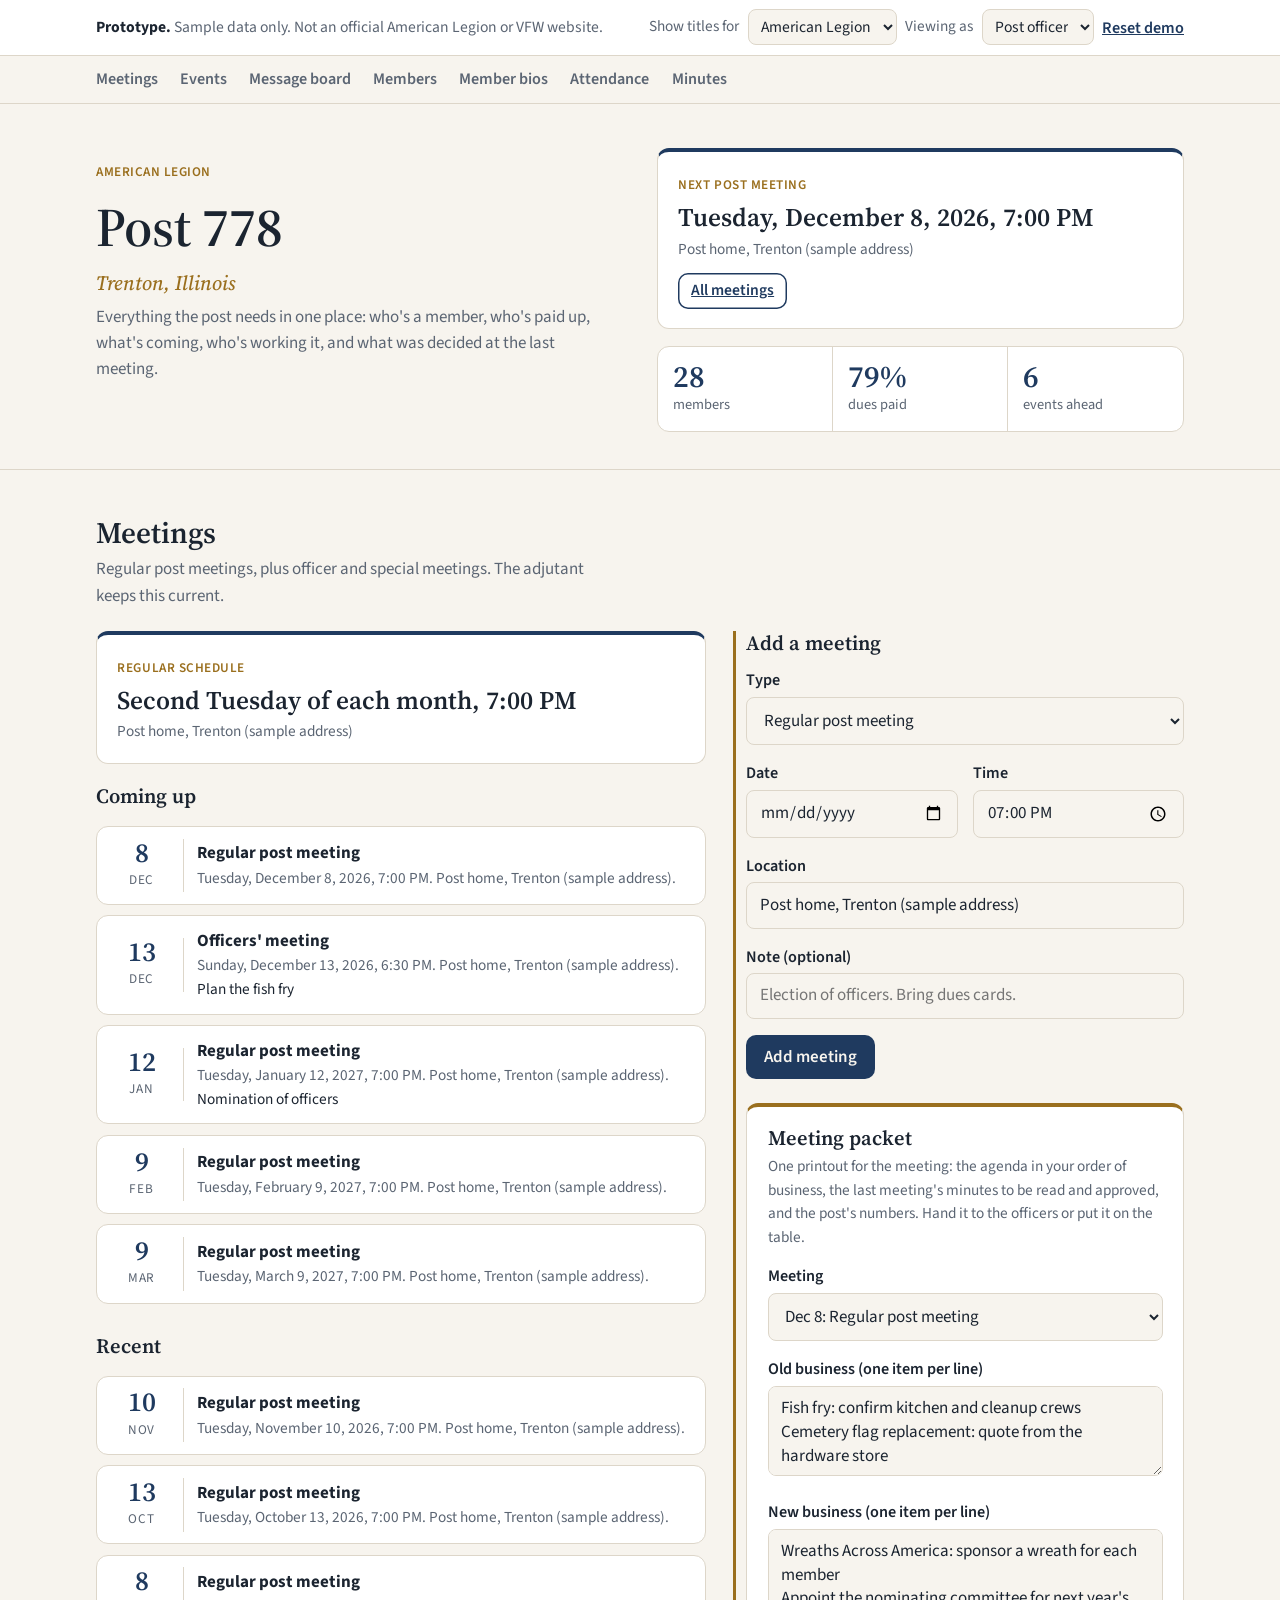
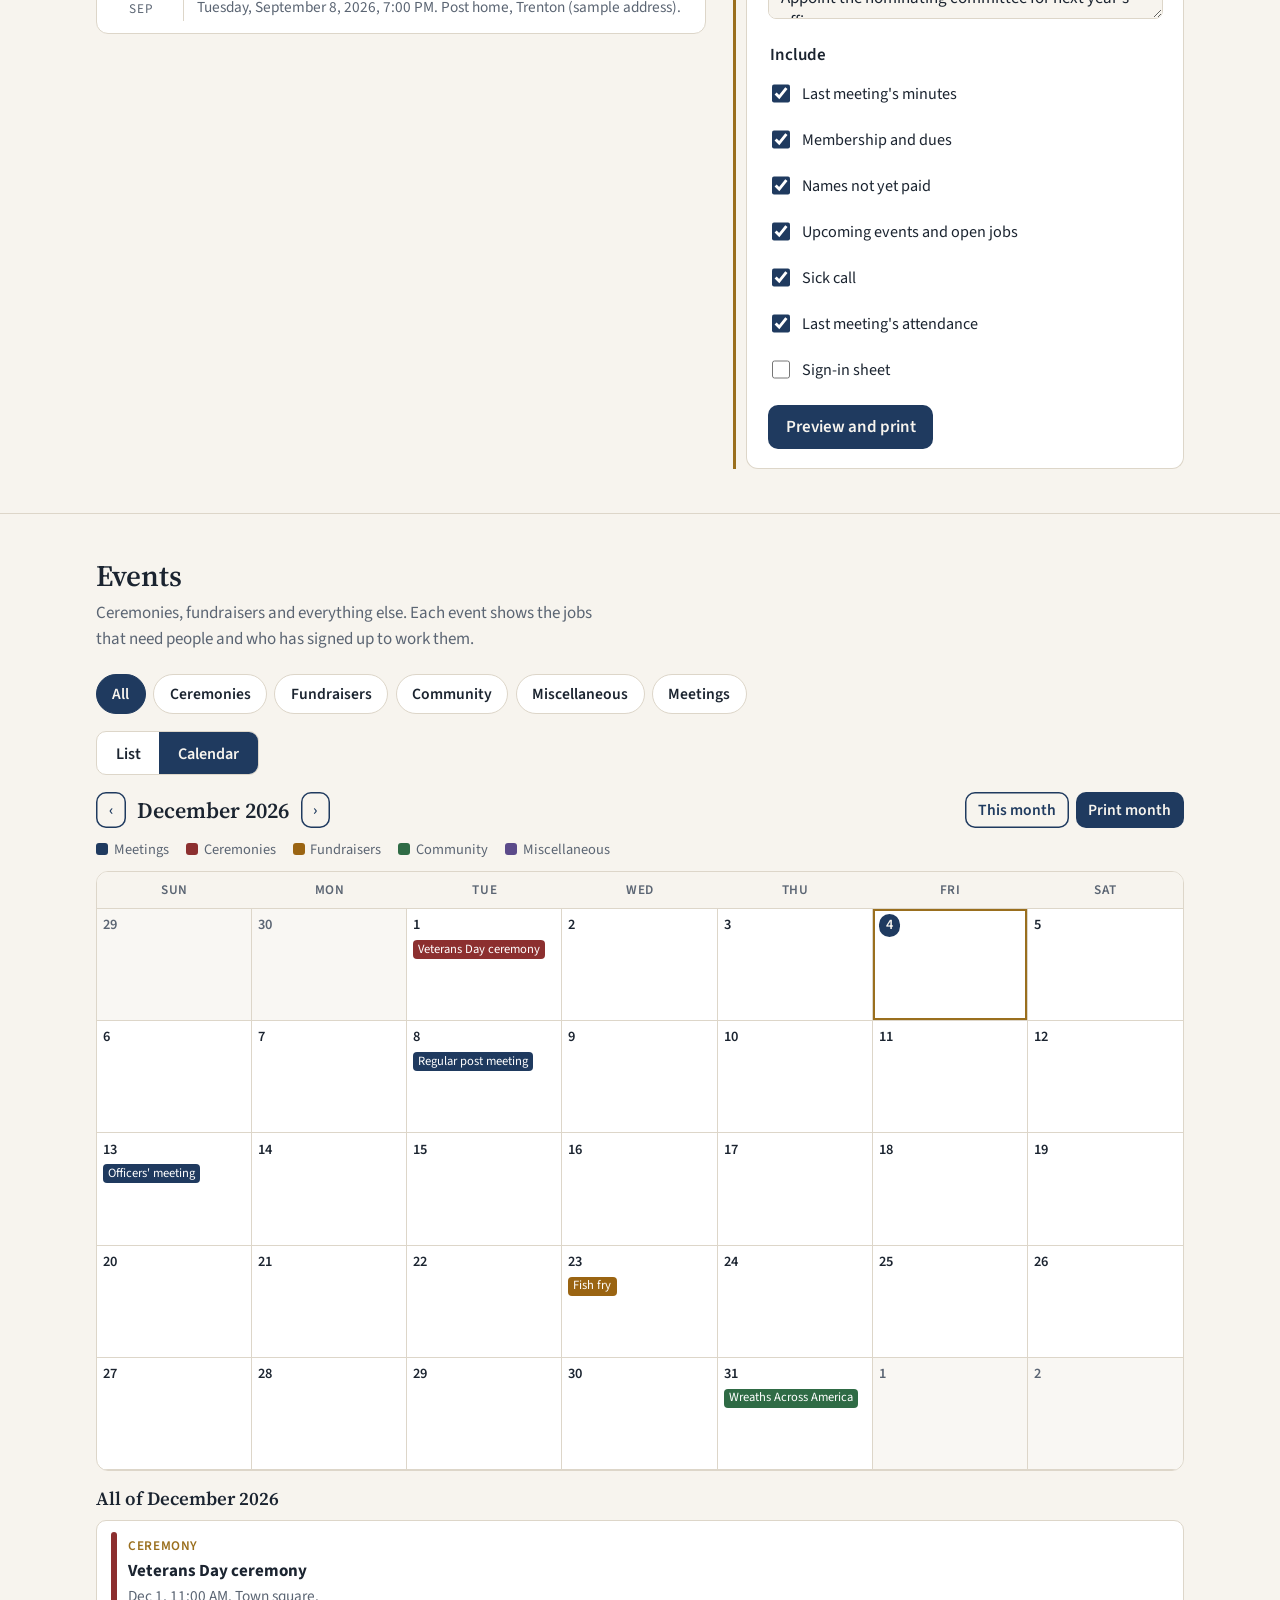
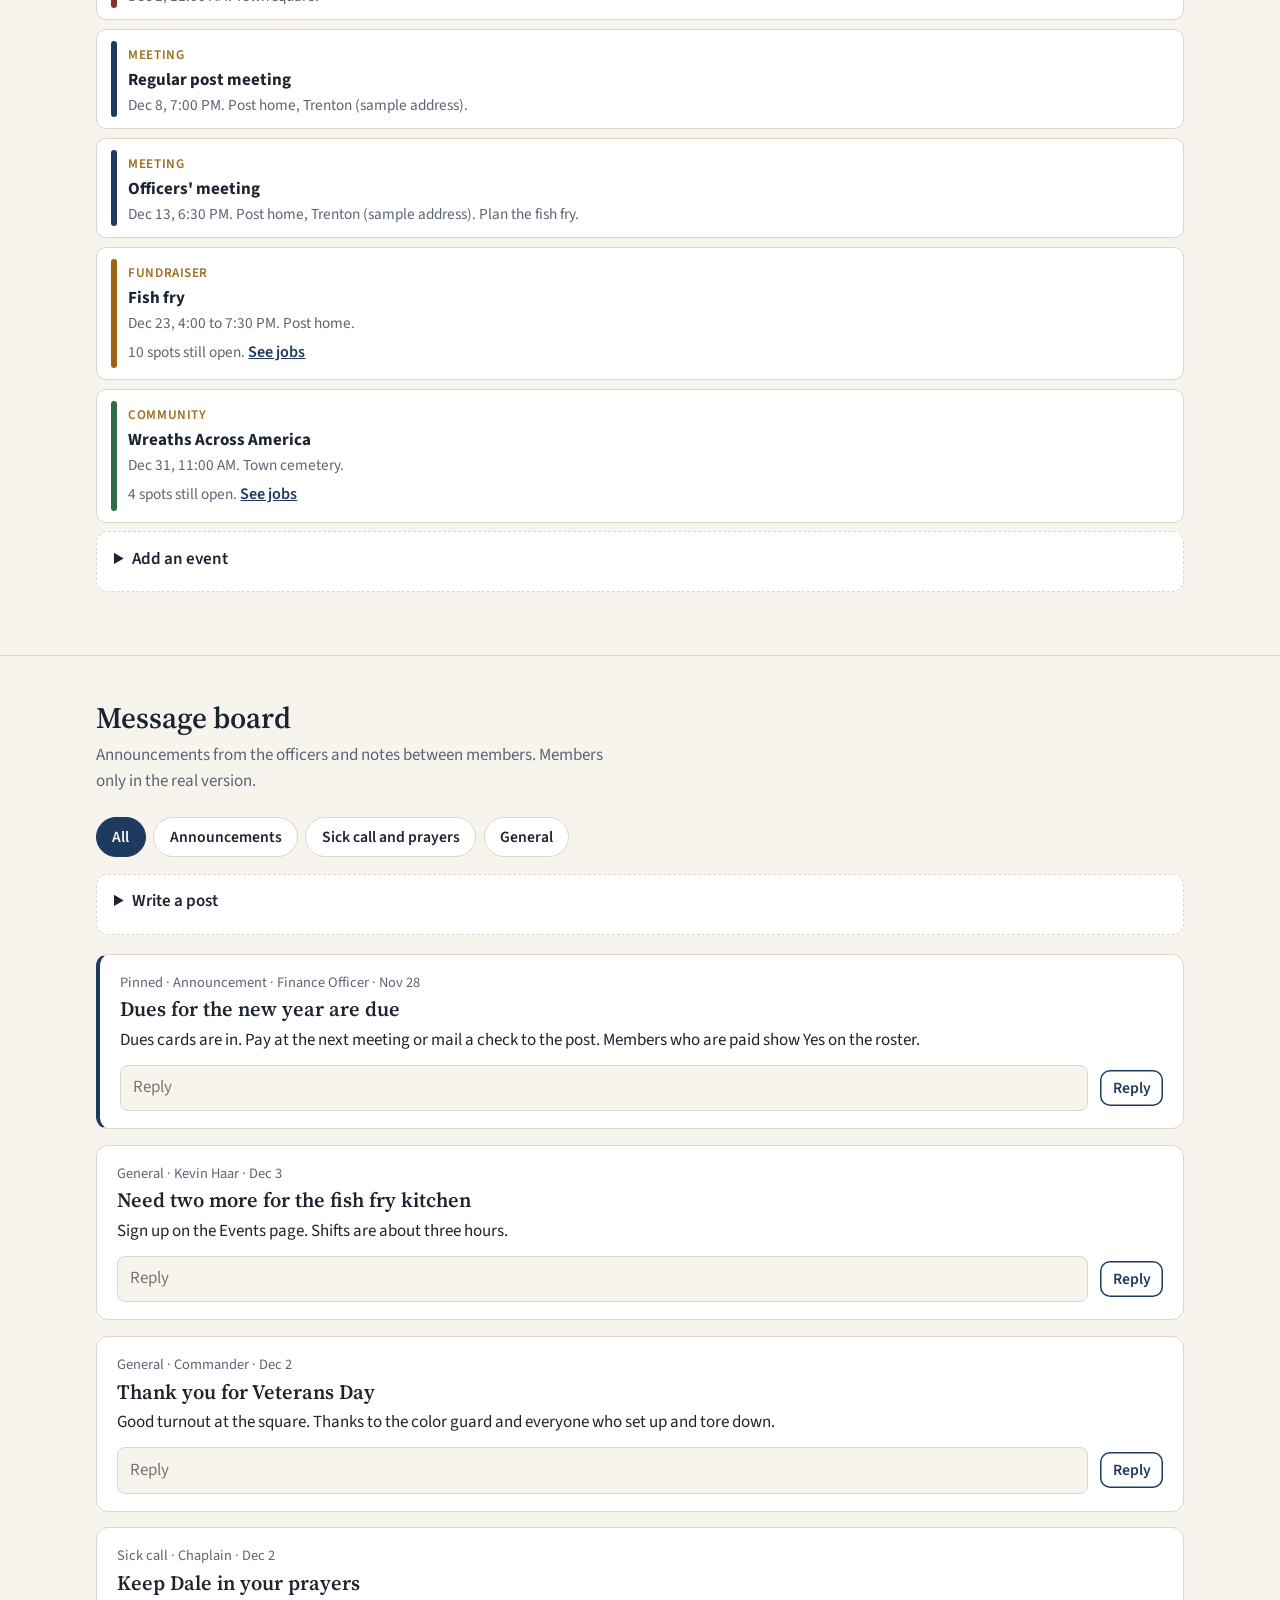
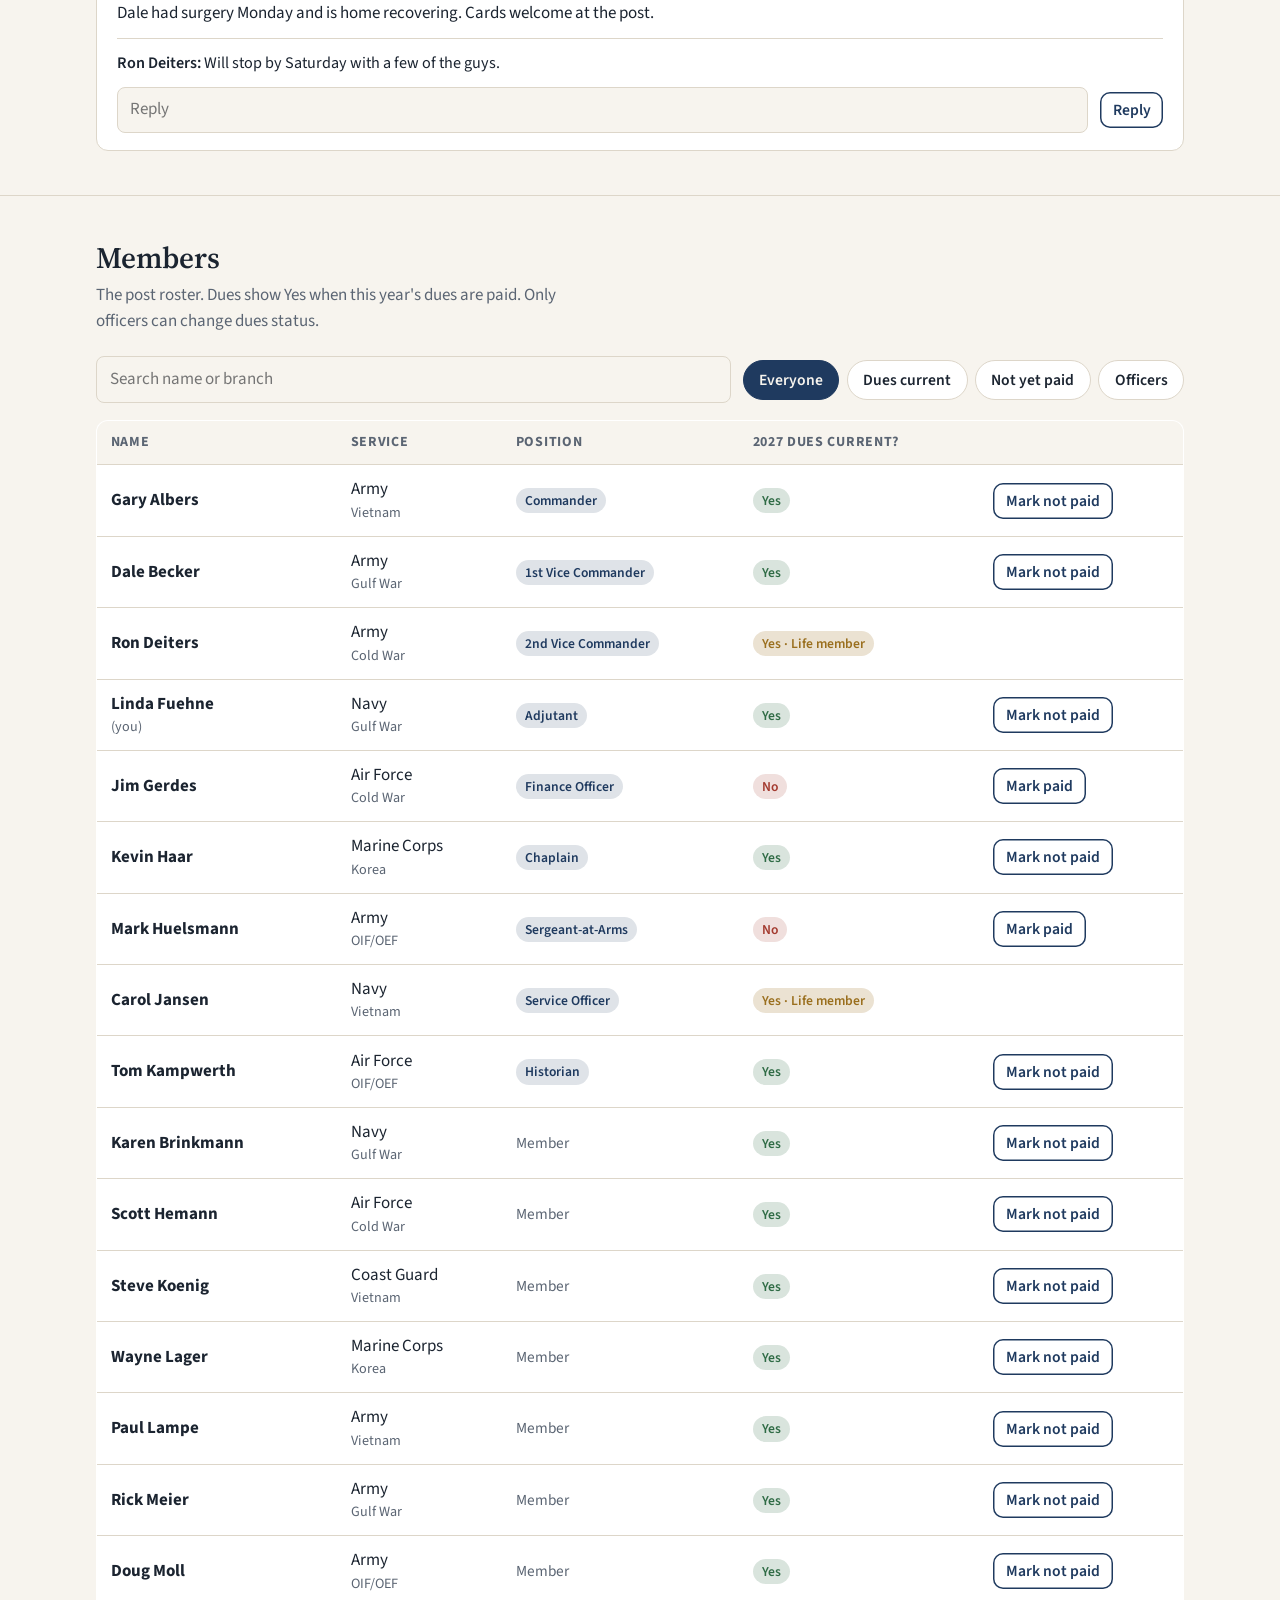
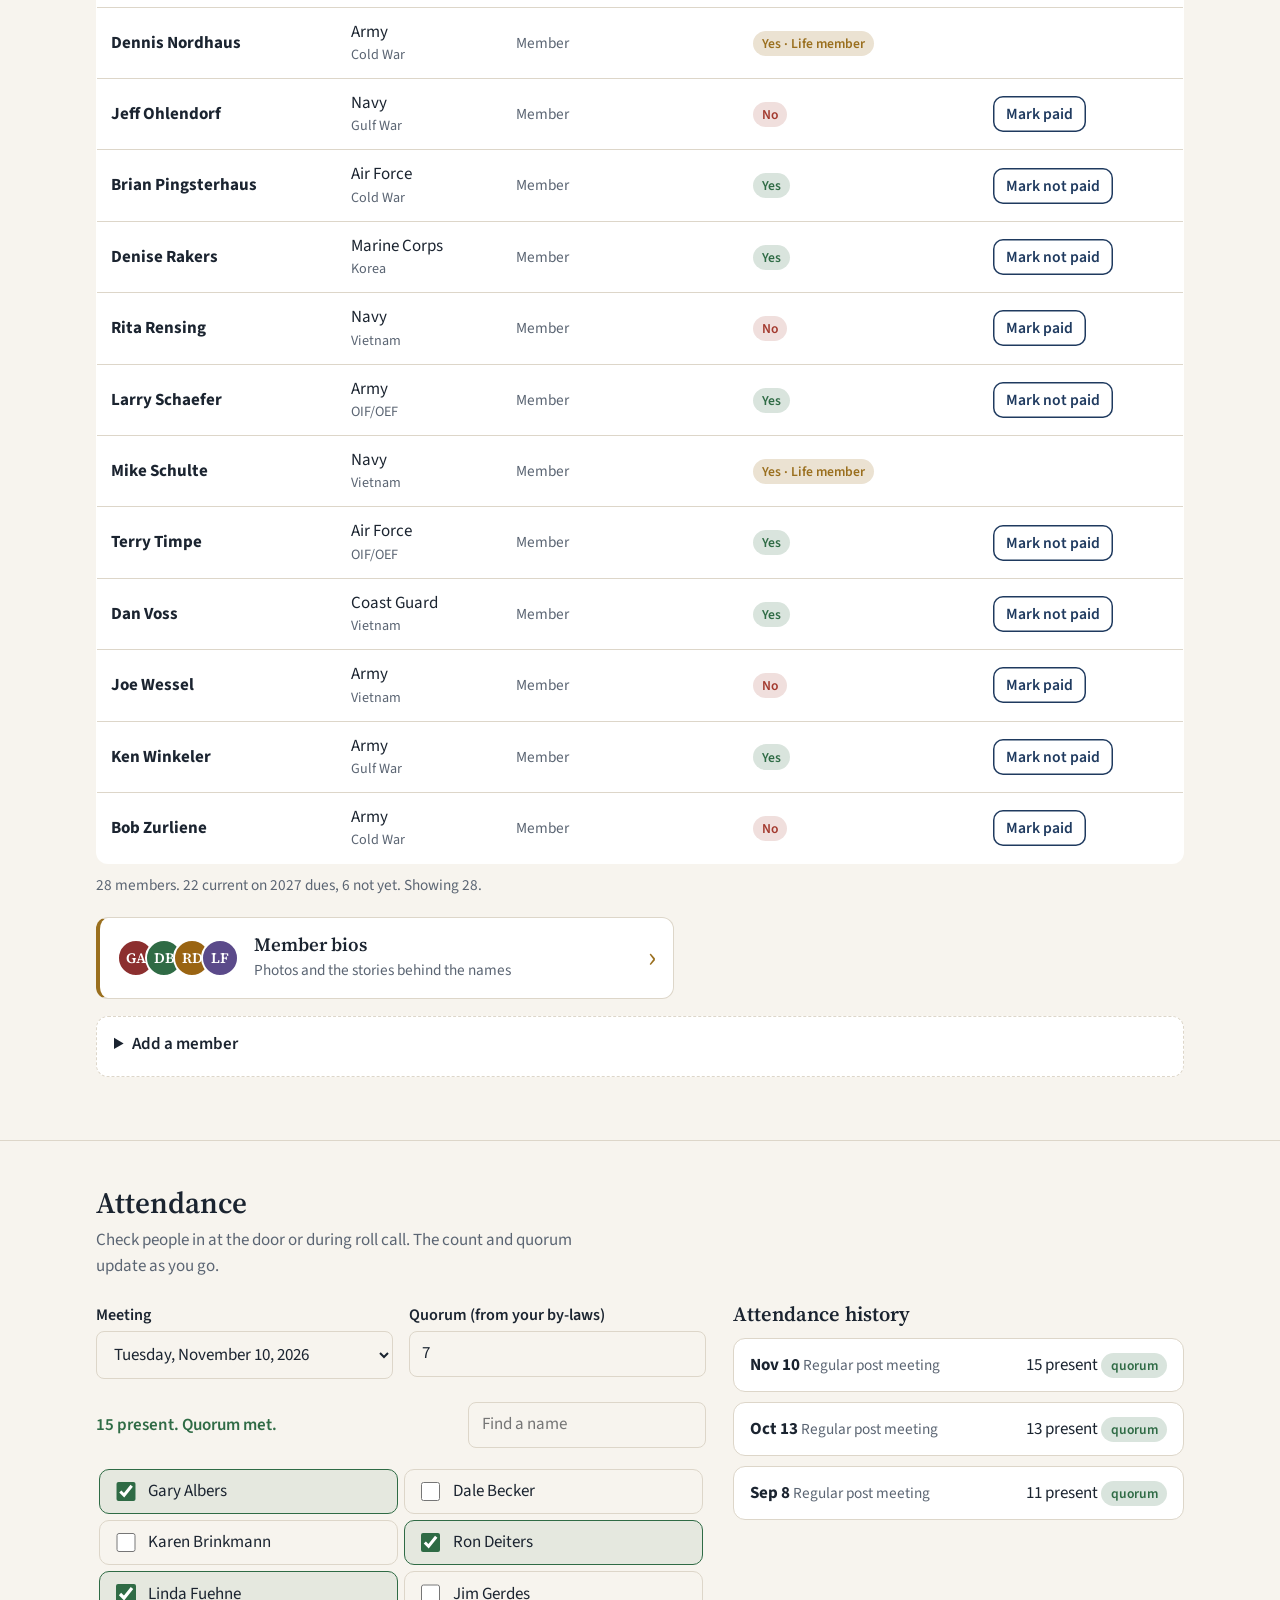
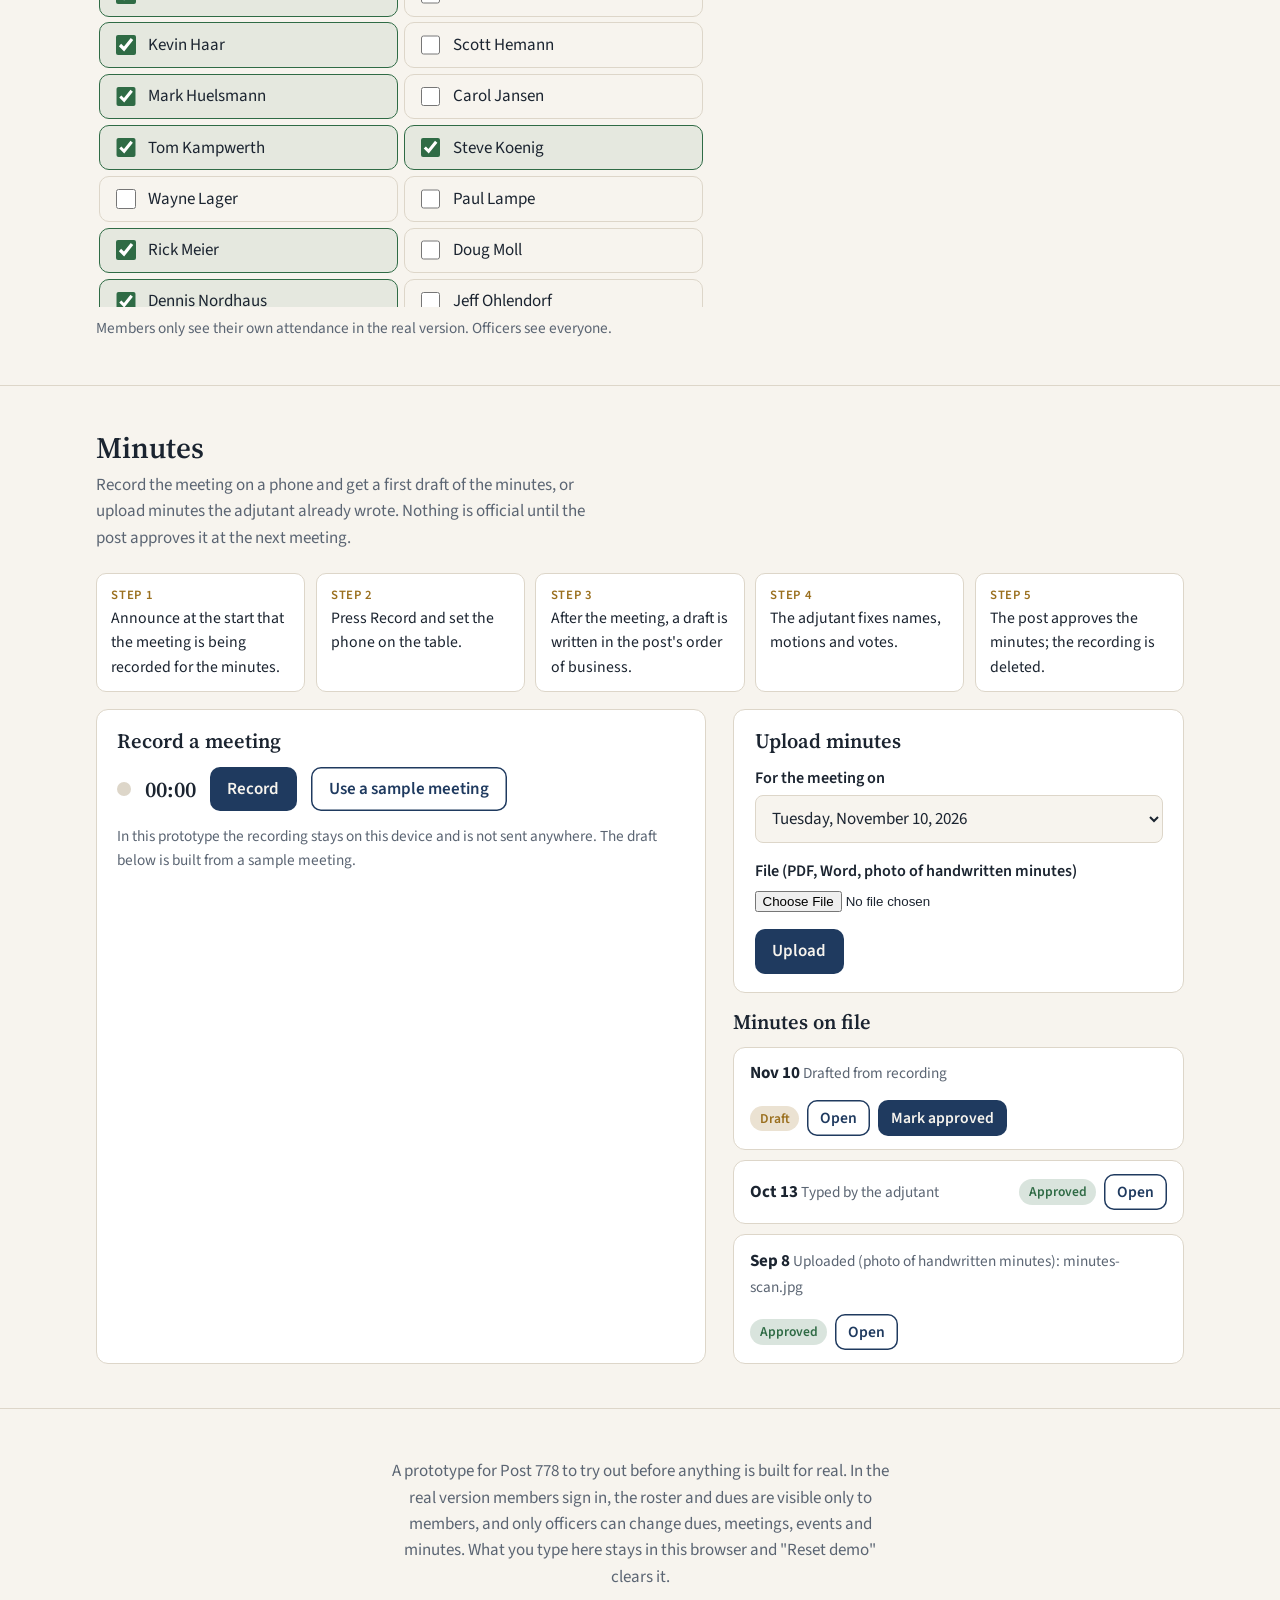
<file: demo_post778.html>
<!DOCTYPE html>
<html lang="en">
<head>
<meta charset="utf-8">
<meta name="viewport" content="width=device-width, initial-scale=1">
<meta name="robots" content="noindex, nofollow">
<title>Post 778 Hub</title>
<link rel="preconnect" href="https://fonts.googleapis.com">
<link rel="preconnect" href="https://fonts.gstatic.com" crossorigin>
<link href="https://fonts.googleapis.com/css2?family=Source+Serif+4:opsz,wght@8..60,500;8..60,600&family=Source+Sans+3:wght@400;600&display=swap" rel="stylesheet">
<style>
:root {
  --paper: #F7F4EE; --surface: #FFFFFF; --ink: #1B2430; --muted: #5B6573; --line: #DDD6C9;
  --app: #1F3A5F; --gold: #9A6F1E; --ok: #2F6B45; --bad: #A33A2F; --warn: #9A6412;
  --display: "Source Serif 4", Georgia, serif; --body: "Source Sans 3", system-ui, -apple-system, "Segoe UI", sans-serif;
  color-scheme: light;
}
@media (prefers-color-scheme: dark) { :root:not([data-theme="light"]) {
  --paper: #12161C; --surface: #1A2029; --ink: #E9ECEF; --muted: #A3ACB8; --line: #2E3744;
  --app: #8FB2DD; --gold: #D7AE5E; --ok: #7CC495; --bad: #E58A7F; --warn: #DDAA55; color-scheme: dark; } }
:root[data-theme="dark"] { --paper: #12161C; --surface: #1A2029; --ink: #E9ECEF; --muted: #A3ACB8; --line: #2E3744;
  --app: #8FB2DD; --gold: #D7AE5E; --ok: #7CC495; --bad: #E58A7F; --warn: #DDAA55; color-scheme: dark; }
* { box-sizing: border-box; }
html { font-size: 17px; }
body { margin: 0; background: var(--paper); color: var(--ink); font: 400 1rem/1.55 var(--body); -webkit-text-size-adjust: 100%; }
h1, h2, h3 { font-family: var(--display); font-weight: 600; line-height: 1.2; margin: 0; }
h2 { font-size: 1.75rem; }
h3 { font-size: 1.2rem; }
a { color: var(--app); }
.wrap { max-width: 1120px; margin: 0 auto; padding-inline: 16px; }
.section { padding-block: 2.6rem; border-bottom: 1px solid var(--line); }
.lead { color: var(--muted); margin: 0.35rem 0 1.3rem; max-width: 64ch; }
.hint { font-size: 0.9rem; color: var(--muted); margin: 0; }
.btn { font: 600 1rem var(--body); background: var(--app); color: var(--paper); border: 0; border-radius: 10px; padding: 0.6rem 1.05rem; cursor: pointer; min-height: 44px; }
.btn.ghost { background: transparent; color: var(--app); box-shadow: inset 0 0 0 1.5px var(--app); }
.btn.small { padding: 0.35rem 0.75rem; min-height: 36px; font-size: 0.92rem; }
.btn:disabled { opacity: 0.5; cursor: default; }
.link { font: 600 0.95rem var(--body); background: none; border: 0; color: var(--app); cursor: pointer; padding: 0.3rem 0; text-decoration: underline; }
.row { display: flex; gap: 0.7rem; align-items: center; flex-wrap: wrap; }
.ok { color: var(--ok); font-size: 0.95rem; margin: 0; }
.ok.bad { color: var(--bad); }
input[type=text], input[type=search], input[type=date], input[type=time], input[type=number], textarea, select {
  width: 100%; font: 1rem/1.4 var(--body); color: var(--ink); background: var(--paper); border: 1px solid var(--line); border-radius: 8px; padding: 0.6rem 0.75rem; min-height: 44px; }
textarea { min-height: 90px; resize: vertical; }
label.f { display: block; font-weight: 600; font-size: 0.95rem; margin-bottom: 0.25rem; }
.card { background: var(--surface); border: 1px solid var(--line); border-radius: 12px; padding: 1.1rem 1.2rem; }
.grid { display: grid; gap: 1rem; grid-template-columns: repeat(auto-fill, minmax(min(100%, 20rem), 1fr)); }
.two { display: grid; gap: 1.6rem; }
@media (min-width: 900px) { .two { grid-template-columns: 1.15fr 0.85fr; } }
.form { display: grid; gap: 0.9rem; }
.pair { display: grid; gap: 0.9rem; }
@media (min-width: 560px) { .pair { grid-template-columns: 1fr 1fr; } }
.chips { display: flex; flex-wrap: wrap; gap: 0.45rem; margin-bottom: 1rem; }
.chip { font: 600 0.92rem var(--body); color: var(--ink); background: var(--surface); border: 1px solid var(--line); border-radius: 99px; padding: 0.45rem 0.9rem; cursor: pointer; min-height: 40px; }
.chip[aria-pressed="true"] { background: var(--app); border-color: var(--app); color: var(--paper); }
.tag { display: inline-block; font-size: 0.78rem; font-weight: 600; letter-spacing: 0.04em; text-transform: uppercase; color: var(--gold); }
.pill { display: inline-block; font-size: 0.8rem; font-weight: 600; padding: 0.12rem 0.55rem; border-radius: 99px; }
.pill.yes { background: color-mix(in srgb, var(--ok) 18%, transparent); color: var(--ok); }
.pill.no { background: color-mix(in srgb, var(--bad) 16%, transparent); color: var(--bad); }
.pill.life { background: color-mix(in srgb, var(--gold) 20%, transparent); color: var(--gold); }
.pill.off { background: color-mix(in srgb, var(--app) 14%, transparent); color: var(--app); }

/* banner, nav, hero */
.banner { background: var(--surface); border-bottom: 1px solid var(--line); font-size: 0.92rem; color: var(--muted); }
.banner .wrap { display: flex; gap: 0.6rem 1rem; align-items: center; justify-content: space-between; padding-block: 0.55rem; flex-wrap: wrap; }
.banner b { color: var(--ink); }
.banner select { width: auto; min-height: 36px; padding: 0.25rem 0.5rem; font-size: 0.92rem; }
.subnav { position: sticky; top: 0; z-index: 5; background: var(--paper); border-bottom: 1px solid var(--line); }
.subnav .wrap { display: flex; gap: 0.2rem 1.3rem; overflow-x: auto; padding-block: 0.6rem; scrollbar-width: none; }
.subnav a { color: var(--muted); text-decoration: none; white-space: nowrap; font-weight: 600; font-size: 0.95rem; border-bottom: 2px solid transparent; }
.subnav a:hover { color: var(--ink); border-color: var(--app); }
.hero { padding-block: 2.6rem 2.2rem; border-bottom: 1px solid var(--line); }
.hero-grid { display: grid; gap: 2rem; align-items: start; }
@media (min-width: 900px) { .hero-grid { grid-template-columns: 1fr 1fr; } }
.hero h1 { font-size: clamp(2.2rem, 5vw, 3.2rem); }
.hero .sub { font: 500 1.2rem/1.4 var(--display); font-style: italic; color: var(--gold); margin: 0.5rem 0 0; }
.next { border-top: 4px solid var(--app); }
.next .big { font: 600 1.5rem/1.25 var(--display); margin: 0.3rem 0 0.2rem; }
.stats { display: grid; grid-template-columns: repeat(3, 1fr); gap: 0; border: 1px solid var(--line); border-radius: 12px; background: var(--surface); margin-top: 1rem; }
.stat { padding: 0.8rem 0.9rem; border-right: 1px solid var(--line); }
.stat:last-child { border-right: 0; }
.stat b { display: block; font: 600 1.8rem/1 var(--display); color: var(--app); font-variant-numeric: tabular-nums; }
.stat span { font-size: 0.85rem; color: var(--muted); }

/* members */
.toolbar { display: grid; gap: 0.7rem; margin-bottom: 1rem; }
@media (min-width: 720px) { .toolbar { grid-template-columns: 1fr auto; align-items: center; } }
.table { width: 100%; border-collapse: collapse; background: var(--surface); border: 1px solid var(--line); border-radius: 12px; overflow: hidden; }
.table th, .table td { text-align: left; padding: 0.65rem 0.8rem; border-bottom: 1px solid var(--line); vertical-align: middle; }
.table th { font-size: 0.82rem; text-transform: uppercase; letter-spacing: 0.05em; color: var(--muted); background: var(--paper); }
.table tr:last-child td { border-bottom: 0; }
.table td small { display: block; color: var(--muted); }
@media (max-width: 640px) {
  .table thead { display: none; }
  .table, .table tbody, .table tr, .table td { display: block; width: 100%; }
  .table tr { border-bottom: 1px solid var(--line); padding: 0.6rem 0.8rem; }
  .table td { border: 0; padding: 0.1rem 0; }
  .table td.act { padding-top: 0.4rem; }
}
.officer-only { border-left: 3px solid var(--gold); padding-left: 0.6rem; }

/* board */
.post { background: var(--surface); border: 1px solid var(--line); border-radius: 12px; padding: 1rem 1.15rem; }
.post.pinned { border-left: 4px solid var(--app); }
.post h3 { margin: 0.2rem 0 0.3rem; }
.post p.x { margin: 0; }
.post .meta { font-size: 0.85rem; color: var(--muted); margin: 0; }
.posts { display: grid; gap: 0.9rem; }
.reply { border-top: 1px solid var(--line); margin-top: 0.7rem; padding-top: 0.6rem; font-size: 0.95rem; }
.reply b { font-weight: 600; }
details.composer { background: var(--surface); border: 1px dashed var(--line); border-radius: 12px; padding: 0.8rem 1rem; margin-bottom: 1.1rem; }
details.composer summary { cursor: pointer; font-weight: 600; min-height: 32px; }

/* events */
.event { display: flex; flex-direction: column; gap: 0.35rem; }
.event .when { font-weight: 600; }
.shifts { display: grid; gap: 0.5rem; margin-top: 0.5rem; }
.shift { border: 1px solid var(--line); border-radius: 10px; padding: 0.55rem 0.7rem; background: var(--paper); }
.shift .row { justify-content: space-between; }
.bar { height: 8px; border-radius: 99px; background: color-mix(in srgb, var(--app) 14%, transparent); overflow: hidden; margin: 0.35rem 0; }
.bar i { display: block; height: 100%; background: var(--app); }
.bar.full i { background: var(--ok); }
.names { font-size: 0.88rem; color: var(--muted); }

/* meetings, attendance */
.mlist { display: grid; gap: 0.6rem; }
.mitem { display: grid; grid-template-columns: 4.2rem 1fr; gap: 0.8rem; align-items: center; background: var(--surface); border: 1px solid var(--line); border-radius: 12px; padding: 0.7rem 0.9rem; }
.date { text-align: center; border-right: 1px solid var(--line); padding-right: 0.7rem; }
.date b { display: block; font: 600 1.6rem/1 var(--display); color: var(--app); }
.date span { font-size: 0.78rem; text-transform: uppercase; letter-spacing: 0.06em; color: var(--muted); }
.checklist { display: grid; gap: 0.35rem; grid-template-columns: repeat(auto-fill, minmax(min(100%, 15rem), 1fr)); max-height: 26rem; overflow: auto; padding: 0.2rem; }
.checklist label { display: flex; gap: 0.55rem; align-items: center; border: 1px solid var(--line); border-radius: 10px; padding: 0.5rem 0.7rem; background: var(--paper); cursor: pointer; min-height: 44px; }
.checklist label:has(input:checked) { border-color: var(--ok); background: color-mix(in srgb, var(--ok) 9%, var(--paper)); }
.checklist input { width: 1.15rem; height: 1.15rem; accent-color: var(--ok); }
.quorum { font-weight: 600; }
.quorum.met { color: var(--ok); } .quorum.not { color: var(--warn); }

/* minutes */
.steps { list-style: none; padding: 0; margin: 0 0 1rem; display: grid; gap: 0.6rem; grid-template-columns: repeat(auto-fit, minmax(min(100%, 11rem), 1fr)); counter-reset: s; }
.steps li { counter-increment: s; background: var(--surface); border: 1px solid var(--line); border-radius: 10px; padding: 0.7rem 0.85rem; font-size: 0.93rem; }
.steps li::before { content: "Step " counter(s); display: block; font-size: 0.75rem; font-weight: 600; letter-spacing: 0.05em; text-transform: uppercase; color: var(--gold); }
.rec { display: flex; align-items: center; gap: 0.8rem; flex-wrap: wrap; }
.dot { width: 14px; height: 14px; border-radius: 50%; background: var(--line); }
.dot.on { background: #C8372D; animation: pulse 1.2s infinite; }
@keyframes pulse { 50% { opacity: 0.35; } }
.timer { font: 600 1.3rem var(--display); font-variant-numeric: tabular-nums; }
.draft { white-space: pre-wrap; font: 0.98rem/1.6 var(--body); background: var(--paper); border: 1px solid var(--line); border-radius: 10px; padding: 0.9rem 1rem; min-height: 16rem; width: 100%; }
.mins { display: grid; gap: 0.6rem; }
.min { display: flex; justify-content: space-between; gap: 0.8rem; align-items: center; flex-wrap: wrap; background: var(--surface); border: 1px solid var(--line); border-radius: 12px; padding: 0.75rem 0.95rem; }

/* dialog */
dialog { border: 1px solid var(--line); border-radius: 14px; padding: 0; max-width: 40rem; width: calc(100% - 2rem); background: var(--surface); color: var(--ink); }
dialog::backdrop { background: rgba(15, 20, 28, 0.55); }
dialog > div { padding: 1.3rem; display: grid; gap: 0.8rem; max-height: 85vh; overflow: auto; }

.close { padding-block: 2.4rem; text-align: center; }
.close p { color: var(--muted); max-width: 64ch; margin: 0.5rem auto 0; }

/* phone: home screen of tiles, one section per screen */
.tiles, .back { display: none; }
@media (max-width: 720px) {
  .app .subnav, .app .hero .intro-lede { display: none; }
  .app .tiles { display: grid; grid-template-columns: 1fr 1fr; gap: 0.7rem; margin-top: 1.2rem; }
  .tile { position: relative; display: flex; flex-direction: column; gap: 0.6rem; min-height: 6.6rem; padding: 0.9rem; border: 1px solid var(--line); border-radius: 14px; background: var(--surface); color: var(--ink); text-decoration: none; -webkit-tap-highlight-color: transparent; }
  .tile:active { transform: scale(0.97); border-color: var(--app); }
  .tile b { font-size: 1.02rem; line-height: 1.25; }
  .tile small { display: block; font-weight: 400; font-size: 0.82rem; color: var(--muted); margin-top: 0.15rem; }
  .tile .ic { width: 2.3rem; height: 2.3rem; border-radius: 50%; display: grid; place-items: center; background: color-mix(in srgb, var(--app) 14%, transparent); color: var(--app); }
  .tile .ic svg { width: 1.25rem; height: 1.25rem; fill: none; stroke: currentColor; stroke-width: 1.8; stroke-linecap: round; stroke-linejoin: round; }
  .tile .badge { position: absolute; top: 0.75rem; right: 0.75rem; font-size: 0.74rem; font-weight: 600; padding: 0.1rem 0.5rem; border-radius: 99px; background: color-mix(in srgb, var(--gold) 20%, transparent); color: var(--gold); }
  .tile .badge:empty { display: none; }
  .app [data-screen]:not(.on) { display: none; }
  .app:not([data-view="home"]) .home-only { display: none; }
  .app:not([data-view="home"]) .back { display: block; position: sticky; top: 0; z-index: 6; background: var(--paper); border-bottom: 1px solid var(--line); }
  .back .wrap { display: flex; align-items: center; gap: 0.6rem; padding-block: 0.5rem; }
  .back button { font: 600 1rem var(--body); color: var(--app); background: none; border: 0; padding: 0.45rem 0.2rem; cursor: pointer; min-height: 44px; }
  .back span { color: var(--muted); font-size: 0.92rem; margin-left: auto; }
  .app .section[data-screen] { padding-block: 1.2rem 2rem; }
  .stat b { font-size: 1.45rem; }
}
@media (prefers-reduced-motion: reduce) { .dot.on { animation: none; } }
[hidden] { display: none !important; }
body:not(.bios-page) #bios { display: none; }
.bios-page > .subnav, .bios-page .home-only, .bios-page main > *, .bios-page .section:not(#bios) { display: none !important; }
.bios-page .back { display: block !important; position: sticky; top: 0; z-index: 6; background: var(--paper); border-bottom: 1px solid var(--line); }
.bios-page .back .wrap { display: flex; align-items: center; gap: 0.6rem; padding-block: 0.5rem; }
.bios-page .back button { font: 600 1rem var(--body); color: var(--app); background: none; border: 0; padding: 0.45rem 0.2rem; cursor: pointer; min-height: 44px; }
.bios-page .back span { color: var(--muted); font-size: 0.92rem; margin-left: auto; }
.bios-btn { display: flex; align-items: center; gap: 0.9rem; margin-top: 1.1rem; padding: 0.85rem 1rem; background: var(--surface); border: 1px solid var(--line); border-left: 4px solid var(--gold); border-radius: 12px; text-decoration: none; color: var(--ink); max-width: 34rem; }
.bios-btn:hover { border-color: var(--gold); }
.bios-btn b { display: block; font: 600 1.1rem var(--display); }
.bios-btn small { color: var(--muted); font-size: 0.9rem; }
.bios-btn .arrow { margin-left: auto; font-size: 1.8rem; color: var(--gold); line-height: 1; }
.bios-faces { display: flex; flex: none; }
.bios-faces .av { width: 38px; height: 38px; font-size: 0.85rem; border: 2px solid var(--surface); margin-left: -10px; }
.bios-faces .av:first-child { margin-left: 0; }
.av { width: 72px; height: 72px; border-radius: 50%; display: grid; place-items: center; flex: none; font: 600 1.3rem var(--display); color: #fff; overflow: hidden; background: var(--app); }
.av img { width: 100%; height: 100%; object-fit: cover; display: block; }
.bios { display: grid; gap: 1rem; grid-template-columns: repeat(auto-fill, minmax(min(100%, 19rem), 1fr)); }
.bio { text-align: left; font: inherit; color: var(--ink); background: var(--surface); border: 1px solid var(--line); border-radius: 14px; padding: 1rem; display: grid; grid-template-columns: auto 1fr; gap: 0.4rem 0.9rem; cursor: pointer; align-content: start; }
.bio:hover { border-color: var(--app); }
.bio h3 { font-size: 1.15rem; }
.bio .meta { font-size: 0.88rem; color: var(--muted); margin: 0.1rem 0 0; }
.bio .blurb { grid-column: 1 / -1; margin: 0.2rem 0 0; font-size: 0.95rem; display: -webkit-box; -webkit-line-clamp: 3; -webkit-box-orient: vertical; overflow: hidden; }
.bio .blurb.empty { color: var(--muted); font-style: italic; }
.bio-full { display: grid; grid-template-columns: auto 1fr; gap: 1rem; align-items: center; }
.bio-full .av { width: 108px; height: 108px; font-size: 2rem; }
.facts { display: grid; grid-template-columns: max-content 1fr; gap: 0.3rem 1rem; margin: 0; font-size: 0.95rem; }
.facts dt { color: var(--muted); }
.facts dd { margin: 0; }
.photo-row { display: flex; align-items: center; gap: 0.9rem; flex-wrap: wrap; }
@media (max-width: 720px) { .bio-full .av { width: 80px; height: 80px; font-size: 1.5rem; } .bio .av { width: 60px; height: 60px; font-size: 1.1rem; } .facts { gap: 0.25rem 0.8rem; } }
.seg { display: inline-flex; border: 1px solid var(--line); border-radius: 10px; overflow: hidden; margin-bottom: 1rem; background: var(--surface); }
.seg button { font: 600 0.95rem var(--body); border: 0; background: none; color: var(--ink); padding: 0.5rem 1.1rem; min-height: 42px; cursor: pointer; }
.seg button[aria-pressed="true"] { background: var(--app); color: var(--paper); }
.cal-head { display: flex; justify-content: space-between; align-items: center; gap: 0.6rem; flex-wrap: wrap; margin-bottom: 0.6rem; }
.cal-head h3 { min-width: 9.5rem; text-align: center; font-size: 1.3rem; }
.cal-legend { display: flex; flex-wrap: wrap; gap: 0.3rem 1rem; font-size: 0.85rem; color: var(--muted); margin-bottom: 0.6rem; }
.cal-legend i { display: inline-block; width: 0.7rem; height: 0.7rem; border-radius: 3px; margin-right: 0.35rem; vertical-align: -1px; }
:root { --k-Meeting: #1F3A5F; --k-Ceremony: #8C2F2F; --k-Fundraiser: #9A6412; --k-Community: #2F6B45; --k-Miscellaneous: #5B4A8A; }
@media (prefers-color-scheme: dark) { :root:not([data-theme="light"]) { --k-Meeting: #8FB2DD; --k-Ceremony: #E58A7F; --k-Fundraiser: #DDAA55; --k-Community: #7CC495; --k-Miscellaneous: #B5A6E6; } }
.k-Meeting { background: var(--k-Meeting); } .k-Ceremony { background: var(--k-Ceremony); } .k-Fundraiser { background: var(--k-Fundraiser); } .k-Community { background: var(--k-Community); } .k-Miscellaneous { background: var(--k-Miscellaneous); }
.cal { display: grid; grid-template-columns: repeat(7, minmax(0, 1fr)); border: 1px solid var(--line); border-radius: 12px; overflow: hidden; background: var(--surface); }
.cal .dow { font-size: 0.78rem; font-weight: 600; text-transform: uppercase; letter-spacing: 0.05em; color: var(--muted); padding: 0.45rem 0.5rem; background: var(--paper); border-bottom: 1px solid var(--line); text-align: center; }
.cal .day { min-height: 6.6rem; border-right: 1px solid var(--line); border-bottom: 1px solid var(--line); padding: 0.3rem 0.35rem; display: flex; flex-direction: column; gap: 0.2rem; text-align: left; font: inherit; color: var(--ink); background: none; border-top: 0; border-left: 0; cursor: pointer; min-width: 0; }
.cal .day:nth-child(7n+7) { border-right: 0; }
.cal .day.out { background: color-mix(in srgb, var(--paper) 70%, transparent); color: var(--muted); }
.cal .day .n { font-size: 0.85rem; font-weight: 600; }
.cal .day.today .n { background: var(--app); color: var(--paper); border-radius: 99px; padding: 0 0.42rem; align-self: flex-start; }
.cal .day.sel { box-shadow: inset 0 0 0 2px var(--gold); }
.cal .it { display: block; font-size: 0.74rem; line-height: 1.25; color: #fff; border-radius: 4px; padding: 0.1rem 0.3rem; white-space: nowrap; overflow: hidden; text-overflow: ellipsis; }
.cal .dots { display: none; gap: 3px; flex-wrap: wrap; }
.cal .dots i { width: 7px; height: 7px; border-radius: 50%; }
.cal-day { margin-top: 0.9rem; }
.cal-day h4 { font: 600 1.1rem var(--display); margin: 0 0 0.5rem; }
.cal-entry { display: grid; grid-template-columns: 0.35rem 1fr; gap: 0.7rem; background: var(--surface); border: 1px solid var(--line); border-radius: 10px; padding: 0.65rem 0.8rem; margin-bottom: 0.5rem; }
.cal-entry > i { border-radius: 99px; }
.cal-entry p { margin: 0; }
@media (prefers-color-scheme: dark) { :root:not([data-theme="light"]) .cal .it { color: #12161C; } }
@media (max-width: 720px) {
  .cal .day { min-height: 3.4rem; align-items: center; padding: 0.3rem 0.1rem; }
  .cal .it { display: none; }
  .cal .dots { display: flex; justify-content: center; }
  .cal .dow { padding-inline: 0; font-size: 0.7rem; }
  .cal-head h3 { min-width: 0; font-size: 1.15rem; }
}
#packet .pcal { width: 100%; border-collapse: collapse; table-layout: fixed; font-size: 8.5pt; }
#packet .pcal th { background: #eee; text-align: center; padding: 0.2rem; }
#packet .pcal td { height: 0.95in; vertical-align: top; padding: 0.15rem 0.2rem; }
#packet .pcal td.out { color: #999; background: #fafafa; }
#packet .pcal b { display: block; font-size: 9pt; }
#packet .pcal span { display: block; margin-top: 0.1rem; line-height: 1.2; padding-left: 0.25rem; border-left: 3px solid #555; }
#packet .pcal-list { margin: 0.6rem 0 0; padding-left: 1.1rem; font-size: 10pt; }
.pk-opts { display: grid; gap: 0.35rem; grid-template-columns: repeat(auto-fill, minmax(min(100%, 14rem), 1fr)); }
.pk-opts label { display: flex; gap: 0.5rem; align-items: center; min-height: 40px; font-size: 0.95rem; }
.pk-opts input { width: 1.1rem; height: 1.1rem; accent-color: var(--app); }
#pk-wrap { position: fixed; inset: 0; z-index: 50; background: #E9E6E0; overflow: auto; }
.pk-bar { position: sticky; top: 0; display: flex; justify-content: space-between; align-items: center; gap: 0.6rem; padding: 0.6rem 16px; background: var(--surface); border-bottom: 1px solid var(--line); color: var(--ink); }
#packet { background: #fff; color: #111; max-width: 8.5in; margin: 1rem auto 2rem; padding: 0.7in 0.75in; box-shadow: 0 2px 14px rgba(0,0,0,.15); font: 11.5pt/1.45 Georgia, "Source Serif 4", serif; }
@media (max-width: 720px) { #packet { margin: 0; padding: 1.1rem 16px 2rem; box-shadow: none; font-size: 11pt; } }
#packet h1 { font: 700 17pt/1.2 Georgia, serif; margin: 0; text-align: center; letter-spacing: 0.02em; }
#packet .pk-sub { text-align: center; margin: 0.25rem 0 0; }
#packet .pk-when { text-align: center; font-weight: 700; margin: 0.4rem 0 1rem; padding-bottom: 0.7rem; border-bottom: 2px solid #111; }
#packet h2 { font: 700 12.5pt Georgia, serif; text-transform: uppercase; letter-spacing: 0.06em; margin: 1.3rem 0 0.45rem; padding-bottom: 0.2rem; border-bottom: 1px solid #999; }
#packet ol.pk-agenda { margin: 0; padding-left: 1.6rem; }
#packet ol.pk-agenda li { margin: 0.18rem 0; }
#packet ol.pk-agenda ul { margin: 0.15rem 0 0.25rem; padding-left: 1.2rem; list-style: "\2610  "; }
#packet table { width: 100%; border-collapse: collapse; font-size: 10.5pt; }
#packet th, #packet td { border: 1px solid #999; padding: 0.25rem 0.45rem; text-align: left; vertical-align: top; }
#packet th { background: #eee; }
#packet .pk-min { white-space: pre-wrap; border: 1px solid #bbb; padding: 0.6rem 0.8rem; }
#packet .pk-note { font-size: 9.5pt; color: #444; margin: 0.3rem 0 0; }
#packet .pk-sign td { height: 1.55rem; }
#packet .pk-motion { margin-top: 0.6rem; font-size: 10.5pt; }
#packet .pk-foot { margin-top: 1.6rem; padding-top: 0.4rem; border-top: 1px solid #999; font-size: 9pt; color: #444; display: flex; justify-content: space-between; gap: 1rem; flex-wrap: wrap; }
#packet .pk-break { break-before: page; }
@media print {
  @page { size: letter; margin: 0.6in; }
  body { background: #fff !important; }
  body > *:not(#pk-wrap) { display: none !important; }
  #pk-wrap { position: static; display: block !important; background: #fff; overflow: visible; }
  .pk-bar { display: none !important; }
  #packet { box-shadow: none; margin: 0; padding: 0; max-width: none; }
  #packet h2 { break-after: avoid; }
  #packet tr, #packet li, #packet .pk-keep { break-inside: avoid; }
  #packet thead { display: table-header-group; }
}
.demo-set summary { cursor: pointer; font-weight: 600; color: var(--app); min-height: 36px; display: flex; align-items: center; }
@media (min-width: 721px) { .demo-set summary { display: none; } }
@media (max-width: 720px) {
  .banner .long { display: none; }
  .banner .wrap { padding-block: 0.35rem; }
  .demo-set[open] .row { padding: 0.3rem 0 0.5rem; }
  .demo-set[open] { width: 100%; }
  .stat { padding: 0.7rem 0.6rem; }
  .stat span { font-size: 0.8rem; display: block; line-height: 1.3; margin-top: 0.25rem; }
  .checklist { max-height: none; overflow: visible; }
  .app #at-bar { position: sticky; top: 60px; z-index: 4; background: var(--paper); padding: 0.45rem 0; border-bottom: 1px solid var(--line); gap: 0.35rem !important; }
  .app #at-bar .quorum { margin: 0; font-size: 0.98rem; }
  .app #at-search { max-width: none !important; min-height: 40px; padding-block: 0.4rem; }
  .hero h1 { font-size: 2.1rem; }
}
@media (max-width: 640px) {
  .table tr { display: grid; grid-template-columns: 1fr auto; grid-template-areas: "name pos" "svc dues" "svc act"; column-gap: 0.6rem; row-gap: 0.25rem; align-items: center; }
  .table td:nth-child(1) { grid-area: name; }
  .table td:nth-child(2) { grid-area: svc; font-size: 0.95rem; align-self: start; }
  .table td:nth-child(3) { grid-area: pos; text-align: right; }
  .table td:nth-child(4) { grid-area: dues; text-align: right; }
  .table td.act { grid-area: act; text-align: right; padding-top: 0; }
  .table td[colspan] { grid-column: 1 / -1; }
  .table td:nth-child(3) .hint { display: none; }
}
</style>
</head>
<body>

<div class="banner"><div class="wrap">
<span><b>Prototype.</b> Sample data only.<span class="long"> Not an official American Legion or VFW website.</span></span>
<details class="demo-set" id="demo-set"><summary>Demo settings</summary><span class="row" style="gap:0.5rem">
<label for="org" class="hint" style="font-size:0.9rem">Show titles for</label>
<select id="org"><option value="legion">American Legion</option><option value="vfw">VFW</option></select>
<label for="role" class="hint" style="font-size:0.9rem">Viewing as</label>
<select id="role"><option value="officer">Post officer</option><option value="member">Member</option></select>
<button type="button" class="link" id="reset">Reset demo</button>
</span></details>
</div></div>

<nav class="subnav" aria-label="Sections"><div class="wrap">
<a href="#meetings">Meetings</a><a href="#events">Events</a><a href="#board">Message board</a><a href="#members">Members</a><a href="#/bios">Member bios</a><a href="#attendance">Attendance</a><a href="#minutes">Minutes</a>
</div></nav>
<div class="back"><div class="wrap"><button type="button" id="home-btn">&larr; Home</button><span id="where"></span></div></div>

<section class="hero home-only"><div class="wrap hero-grid">
<div>
<p class="tag" id="org-line">American Legion</p>
<h1>Post 778</h1>
<p class="sub">Trenton, Illinois</p>
<p class="lead intro-lede">Everything the post needs in one place: who's a member, who's paid up, what's coming, who's working it, and what was decided at the last meeting.</p>
<nav class="tiles" aria-label="Sections">
<a class="tile" href="#/meetings"><span class="ic"><svg viewBox="0 0 24 24"><path d="M4 6h16v14H4zM4 10h16M8 3v5M16 3v5"/></svg></span><b>Meetings<small>Next date, time and place</small></b></a>
<a class="tile" href="#/events"><span class="ic"><svg viewBox="0 0 24 24"><path d="M4 21V4M4 4h12l-2 4 2 4H4"/></svg></span><span class="badge" id="t-events"></span><b>Events<small>Schedule and who's working</small></b></a>
<a class="tile" href="#/board"><span class="ic"><svg viewBox="0 0 24 24"><path d="M4 5h16v10H9l-5 4zM8 9h8M8 12h5"/></svg></span><b>Message board<small>News from the post</small></b></a>
<a class="tile" href="#/members"><span class="ic"><svg viewBox="0 0 24 24"><path d="M9 11a3.5 3.5 0 1 0 0-7 3.5 3.5 0 0 0 0 7zM2.5 20a6.5 6.5 0 0 1 13 0M16 4.5a3.5 3.5 0 0 1 0 6.5M18 14.5a6.5 6.5 0 0 1 3.5 5.5"/></svg></span><b>Members<small>Roster and dues</small></b></a>
<a class="tile" href="#/attendance"><span class="ic"><svg viewBox="0 0 24 24"><path d="M4 12l5 5L20 6"/></svg></span><b>Attendance<small>Who came, quorum</small></b></a>
<a class="tile" href="#/minutes"><span class="ic"><svg viewBox="0 0 24 24"><path d="M5 4h11l3 3v13H5zM8 10h8M8 14h8M8 18h5"/></svg></span><b>Minutes<small>Record or upload</small></b></a>
</nav>
</div>
<div class="home-side">
<div class="card next">
<span class="tag">Next post meeting</span>
<p class="big" id="next-when"></p>
<p class="hint" id="next-where"></p>
<div class="row" style="margin-top:0.7rem"><a class="btn small ghost" href="#meetings" data-go="meetings">All meetings</a></div>
</div>
<div class="stats" aria-label="Post at a glance">
<div class="stat"><b id="s-members">0</b><span>members</span></div>
<div class="stat"><b id="s-dues">0%</b><span>dues paid</span></div>
<div class="stat"><b id="s-events">0</b><span>events ahead</span></div>
</div>
</div>
</div></section>

<!-- MEETINGS -->
<section class="section" id="meetings" data-screen="meetings"><div class="wrap">
<h2>Meetings</h2>
<p class="lead">Regular post meetings, plus officer and special meetings. The adjutant keeps this current.</p>
<div class="two">
<div>
<div class="card next" style="margin-bottom:1rem">
<span class="tag">Regular schedule</span>
<p class="big" id="sched-line">Second Tuesday of each month, 7:00 PM</p>
<p class="hint" id="sched-where">Post home, Trenton (sample address)</p>
</div>
<div class="mlist" id="meeting-list"></div>
</div>
<div class="officer-only" data-officer>
<h3>Add a meeting</h3>
<form class="form" id="meet-form" novalidate style="margin-top:0.7rem">
<div><label class="f" for="mt-kind">Type</label><select id="mt-kind"><option>Regular post meeting</option><option>Officers' meeting</option><option>Special meeting</option><option>Joint meeting with Auxiliary</option></select></div>
<div class="pair"><div><label class="f" for="mt-date">Date</label><input type="date" id="mt-date"></div><div><label class="f" for="mt-time">Time</label><input type="time" id="mt-time" value="19:00"></div></div>
<div><label class="f" for="mt-where">Location</label><input type="text" id="mt-where" value="Post home, Trenton (sample address)"></div>
<div><label class="f" for="mt-note">Note (optional)</label><input type="text" id="mt-note" placeholder="Election of officers. Bring dues cards."></div>
<div class="row"><button class="btn" type="submit">Add meeting</button><p class="ok" id="mt-ok" role="status"></p></div>
</form>
<div class="card" id="pk-card" style="margin-top:1.4rem;border-top:4px solid var(--gold)">
<h3>Meeting packet</h3>
<p class="hint" style="margin:0.3rem 0 0.8rem">One printout for the meeting: the agenda in your order of business, the last meeting's minutes to be read and approved, and the post's numbers. Hand it to the officers or put it on the table.</p>
<form class="form" id="pk-form" novalidate>
<div><label class="f" for="pk-meet">Meeting</label><select id="pk-meet"></select></div>
<div><label class="f" for="pk-old">Old business (one item per line)</label><textarea id="pk-old" placeholder="Fish fry: final count of workers&#10;Flag replacement at the cemetery"></textarea></div>
<div><label class="f" for="pk-new">New business (one item per line)</label><textarea id="pk-new" placeholder="Wreaths Across America sponsorship&#10;Nominating committee for officers"></textarea></div>
<fieldset style="border:0;padding:0;margin:0"><legend class="f" style="font-weight:600;margin-bottom:0.3rem">Include</legend>
<div class="pk-opts">
<label><input type="checkbox" id="pk-min" checked> Last meeting's minutes</label>
<label><input type="checkbox" id="pk-dues" checked> Membership and dues</label>
<label><input type="checkbox" id="pk-unpaid" checked> Names not yet paid</label>
<label><input type="checkbox" id="pk-ev" checked> Upcoming events and open jobs</label>
<label><input type="checkbox" id="pk-sick" checked> Sick call</label>
<label><input type="checkbox" id="pk-att" checked> Last meeting's attendance</label>
<label><input type="checkbox" id="pk-sign"> Sign-in sheet</label>
</div></fieldset>
<div class="row"><button class="btn" type="submit">Preview and print</button><p class="ok" id="pk-ok" role="status"></p></div>
</form>
</div>
</div>
</div>
</div></section>

<!-- EVENTS -->
<section class="section" id="events" data-screen="events"><div class="wrap">
<h2>Events</h2>
<p class="lead">Ceremonies, fundraisers and everything else. Each event shows the jobs that need people and who has signed up to work them.</p>
<div class="chips" role="group" aria-label="Filter events" id="ev-chips">
<button type="button" class="chip" aria-pressed="true" data-k="all">All</button>
<button type="button" class="chip" aria-pressed="false" data-k="Ceremony">Ceremonies</button>
<button type="button" class="chip" aria-pressed="false" data-k="Fundraiser">Fundraisers</button>
<button type="button" class="chip" aria-pressed="false" data-k="Community">Community</button>
<button type="button" class="chip" aria-pressed="false" data-k="Miscellaneous">Miscellaneous</button>
<button type="button" class="chip" aria-pressed="false" data-k="Meeting">Meetings</button>
</div>
<div class="seg" role="group" aria-label="View">
<button type="button" aria-pressed="false" data-v="list">List</button><button type="button" aria-pressed="true" data-v="cal">Calendar</button>
</div>
<div id="cal-view">
<div class="cal-head">
<div class="row" style="gap:0.4rem"><button type="button" class="btn small ghost" id="cal-prev" aria-label="Previous month">&lsaquo;</button><h3 id="cal-title" aria-live="polite"></h3><button type="button" class="btn small ghost" id="cal-next" aria-label="Next month">&rsaquo;</button></div>
<div class="row" style="gap:0.4rem"><button type="button" class="btn small ghost" id="cal-today">This month</button><button type="button" class="btn small" id="cal-print">Print month</button></div>
</div>
<div class="cal-legend"><span><i class="k-Meeting"></i>Meetings</span><span><i class="k-Ceremony"></i>Ceremonies</span><span><i class="k-Fundraiser"></i>Fundraisers</span><span><i class="k-Community"></i>Community</span><span><i class="k-Miscellaneous"></i>Miscellaneous</span></div>
<div class="cal" id="cal" role="grid" aria-label="Month calendar"></div>
<div class="cal-day" id="cal-day" aria-live="polite"></div>
</div>
<p class="hint" id="me-line" style="margin:-0.3rem 0 1rem"></p>
<details class="composer" data-officer><summary>Add an event</summary>
<form class="form" id="ev-form" novalidate style="margin-top:0.8rem">
<div><label class="f" for="ev-title">Event</label><input type="text" id="ev-title" maxlength="80" placeholder="Pancake breakfast"></div>
<div class="pair"><div><label class="f" for="ev-kind">Kind</label><select id="ev-kind"><option>Ceremony</option><option>Fundraiser</option><option>Community</option><option>Miscellaneous</option></select></div>
<div><label class="f" for="ev-date">Date</label><input type="date" id="ev-date"></div></div>
<div class="pair"><div><label class="f" for="ev-time">Time</label><input type="text" id="ev-time" placeholder="7:00 to 11:00 AM"></div><div><label class="f" for="ev-where">Where</label><input type="text" id="ev-where" placeholder="Post home"></div></div>
<div><label class="f" for="ev-shifts">Jobs that need people (one per line: job, how many)</label><textarea id="ev-shifts" placeholder="Kitchen, 4&#10;Serving, 3&#10;Cleanup, 2"></textarea></div>
<div class="row"><button class="btn" type="submit">Add event</button><p class="ok" id="ev-ok" role="status"></p></div>
</form></details>
<div class="grid" id="ev-list"></div>
</div></section>

<!-- BOARD -->
<section class="section" id="board" data-screen="board"><div class="wrap">
<h2>Message board</h2>
<p class="lead">Announcements from the officers and notes between members. Members only in the real version.</p>
<div class="chips" role="group" aria-label="Filter posts" id="bd-chips">
<button type="button" class="chip" aria-pressed="true" data-k="all">All</button>
<button type="button" class="chip" aria-pressed="false" data-k="Announcement">Announcements</button>
<button type="button" class="chip" aria-pressed="false" data-k="Sick call">Sick call and prayers</button>
<button type="button" class="chip" aria-pressed="false" data-k="General">General</button>
</div>
<details class="composer"><summary>Write a post</summary>
<form class="form" id="bd-form" novalidate style="margin-top:0.8rem">
<div><label class="f" for="bd-title">Subject</label><input type="text" id="bd-title" maxlength="90" placeholder="Flags for the cemetery on Saturday"></div>
<div><label class="f" for="bd-body">Message</label><textarea id="bd-body" maxlength="800"></textarea></div>
<div class="pair"><div><label class="f" for="bd-kind">Kind</label><select id="bd-kind"><option>General</option><option>Announcement</option><option>Sick call</option></select></div>
<div data-officer><label class="f">&nbsp;</label><label class="row" style="min-height:44px"><input type="checkbox" id="bd-pin" style="width:1.1rem;height:1.1rem"> Pin to the top</label></div></div>
<div class="row"><button class="btn" type="submit">Post</button><p class="ok" id="bd-ok" role="status"></p></div>
</form></details>
<div class="posts" id="bd-list"></div>
</div></section>

<!-- MEMBERS -->
<section class="section" id="members" data-screen="members"><div class="wrap">
<h2>Members</h2>
<p class="lead" id="mem-lead">The post roster. Dues show Yes when this year's dues are paid. Only officers can change dues status.</p>
<div class="toolbar">
<input type="search" id="mem-q" placeholder="Search name or branch" aria-label="Search members">
<div class="chips" role="group" aria-label="Filter by dues" id="mem-chips" style="margin:0">
<button type="button" class="chip" aria-pressed="true" data-k="all">Everyone</button>
<button type="button" class="chip" aria-pressed="false" data-k="yes">Dues current</button>
<button type="button" class="chip" aria-pressed="false" data-k="no">Not yet paid</button>
<button type="button" class="chip" aria-pressed="false" data-k="off">Officers</button>
</div>
</div>
<table class="table" aria-label="Members">
<thead><tr><th>Name</th><th>Service</th><th>Position</th><th id="dues-h">2027 dues current?</th><th class="act" data-officer></th></tr></thead>
<tbody id="mem-list"></tbody>
</table>
<p class="hint" id="mem-count" style="margin-top:0.6rem"></p>
<a class="bios-btn" href="#/bios"><span class="bios-faces" id="bios-faces" aria-hidden="true"></span><span><b>Member bios</b><small>Photos and the stories behind the names</small></span><span class="arrow" aria-hidden="true">&rsaquo;</span></a>
<details class="composer" data-officer style="margin-top:1rem"><summary>Add a member</summary>
<form class="form" id="mem-form" novalidate style="margin-top:0.8rem">
<div class="pair"><div><label class="f" for="mf-name">Name</label><input type="text" id="mf-name" maxlength="60"></div>
<div><label class="f" for="mf-branch">Service</label><select id="mf-branch"><option>Army</option><option>Navy</option><option>Air Force</option><option>Marine Corps</option><option>Coast Guard</option><option>Space Force</option></select></div></div>
<div class="pair"><div><label class="f" for="mf-era">Era (optional)</label><input type="text" id="mf-era" placeholder="Vietnam, Gulf War, OIF..."></div>
<div><label class="f" for="mf-dues">Dues</label><select id="mf-dues"><option value="yes">Paid this year</option><option value="no">Not yet</option><option value="life">Life member</option></select></div></div>
<div class="row"><button class="btn" type="submit">Add member</button><p class="ok" id="mf-ok" role="status"></p></div>
</form></details>
</div></section>

<!-- BIOS (its own page) -->
<section class="section" id="bios" data-screen="bios"><div class="wrap">
<p class="tag" id="bios-org">American Legion Post 778</p>
<h2>Member bios</h2>
<p class="lead">Who we are and where we served. Every member writes their own bio and chooses what to share; nothing here is required.</p>
<div class="toolbar">
<input type="search" id="bio-q" placeholder="Search name, branch, hometown" aria-label="Search bios">
<div class="chips" role="group" aria-label="Filter by branch" id="bio-chips" style="margin:0"></div>
</div>
<div class="row" style="margin-bottom:1rem"><button type="button" class="btn small" id="bio-mine">Edit my bio</button><span class="hint" id="bio-count"></span></div>
<div class="bios" id="bio-list"></div>
</div></section>

<!-- ATTENDANCE -->
<section class="section" id="attendance" data-screen="attendance"><div class="wrap">
<h2>Attendance</h2>
<p class="lead">Check people in at the door or during roll call. The count and quorum update as you go.</p>
<div class="two">
<div>
<div class="pair" style="margin-bottom:0.9rem">
<div><label class="f" for="at-meet">Meeting</label><select id="at-meet"></select></div>
<div><label class="f" for="at-q">Quorum (from your by-laws)</label><input type="number" id="at-q" min="1" value="7"></div>
</div>
<div class="row" id="at-bar" style="justify-content:space-between;margin-bottom:0.6rem"><p class="quorum" id="at-count" role="status"></p><input type="search" id="at-search" placeholder="Find a name" aria-label="Find a name" style="max-width:14rem"></div>
<div class="checklist" id="at-list"></div>
<p class="hint" style="margin-top:0.6rem">Members only see their own attendance in the real version. Officers see everyone.</p>
</div>
<div>
<h3>Attendance history</h3>
<div class="mins" id="at-hist" style="margin-top:0.7rem"></div>
</div>
</div>
</div></section>

<!-- MINUTES -->
<section class="section" id="minutes" data-screen="minutes"><div class="wrap">
<h2>Minutes</h2>
<p class="lead">Record the meeting on a phone and get a first draft of the minutes, or upload minutes the adjutant already wrote. Nothing is official until the post approves it at the next meeting.</p>
<ol class="steps">
<li>Announce at the start that the meeting is being recorded for the minutes.</li>
<li>Press Record and set the phone on the table.</li>
<li>After the meeting, a draft is written in the post's order of business.</li>
<li>The adjutant fixes names, motions and votes.</li>
<li>The post approves the minutes; the recording is deleted.</li>
</ol>
<div class="two">
<div class="card" data-officer>
<h3>Record a meeting</h3>
<div class="rec" style="margin:0.8rem 0">
<span class="dot" id="rec-dot" aria-hidden="true"></span><span class="timer" id="rec-time">00:00</span>
<button type="button" class="btn" id="rec-btn">Record</button>
<button type="button" class="btn ghost" id="sample-btn">Use a sample meeting</button>
</div>
<p class="hint" id="rec-note">In this prototype the recording stays on this device and is not sent anywhere. The draft below is built from a sample meeting.</p>
<audio id="rec-audio" controls hidden style="width:100%;margin-top:0.6rem"></audio>
<div id="draft-box" hidden style="margin-top:1rem">
<label class="f" for="draft">Draft minutes (edit before saving)</label>
<textarea class="draft" id="draft"></textarea>
<div class="row" style="margin-top:0.7rem"><button type="button" class="btn" id="draft-save">Save as draft for approval</button><p class="ok" id="draft-ok" role="status"></p></div>
</div>
</div>
<div>
<div class="card" data-officer style="margin-bottom:1rem">
<h3>Upload minutes</h3>
<form class="form" id="up-form" novalidate style="margin-top:0.7rem">
<div><label class="f" for="up-meet">For the meeting on</label><select id="up-meet"></select></div>
<div><label class="f" for="up-file">File (PDF, Word, photo of handwritten minutes)</label><input type="file" id="up-file" accept=".pdf,.doc,.docx,.txt,image/*"></div>
<div class="row"><button class="btn" type="submit">Upload</button><p class="ok" id="up-ok" role="status"></p></div>
</form>
</div>
<h3>Minutes on file</h3>
<div class="mins" id="min-list" style="margin-top:0.7rem"></div>
</div>
</div>
</div></section>

<section class="close home-only"><div class="wrap">
<p>A prototype for Post 778 to try out before anything is built for real. In the real version members sign in, the roster and dues are visible only to members, and only officers can change dues, meetings, events and minutes. What you type here stays in this browser and "Reset demo" clears it.</p>
</div></section>

<div id="pk-wrap" hidden>
<div class="pk-bar"><b id="pk-title">Print preview</b><span class="row" style="gap:0.5rem"><button type="button" class="btn small" id="pk-print">Print</button><button type="button" class="btn small ghost" id="pk-close">Close</button></span></div>
<article id="packet"></article>
</div>
<dialog id="dlg" aria-labelledby="dlg-t"><div>
<h3 id="dlg-t"></h3>
<div id="dlg-b"></div>
<div class="row" style="justify-content:flex-end"><button class="btn" type="button" id="dlg-close">Close</button></div>
</div></dialog>

<script>
(() => {
  const $ = id => document.getElementById(id);
  const esc = s => String(s ?? "").replace(/[&<>"']/g, c => ({ "&": "&amp;", "<": "&lt;", ">": "&gt;", '"': "&quot;", "'": "&#39;" }[c]));
  const KEY = "post778-demo.v1";
  const load = () => { try { return JSON.parse(localStorage.getItem(KEY)); } catch { return null; } };
  const save = () => { try { localStorage.setItem(KEY, JSON.stringify(S)); } catch { } };

  // ---- dates relative to today so the demo never goes stale
  const today = new Date(); today.setHours(0, 0, 0, 0);
  const iso = d => `${d.getFullYear()}-${String(d.getMonth() + 1).padStart(2, "0")}-${String(d.getDate()).padStart(2, "0")}`;
  const parse = s => { const [y, m, d] = s.split("-").map(Number); return new Date(y, m - 1, d); };
  const secondTuesday = (y, m) => { const d = new Date(y, m, 1); const add = (2 - d.getDay() + 7) % 7; return new Date(y, m, 1 + add + 7); };
  const plusDays = n => { const d = new Date(today); d.setDate(d.getDate() + n); return iso(d); };
  const meetingDates = () => {
    const out = [];
    for (let k = -3; k <= 3; k++) { const d = secondTuesday(today.getFullYear(), today.getMonth() + k); out.push(iso(d)); }
    return out;
  };
  const fmtDay = s => parse(s).toLocaleDateString("en-US", { weekday: "long", month: "long", day: "numeric", year: "numeric" });
  const fmtShort = s => parse(s).toLocaleDateString("en-US", { month: "short", day: "numeric" });
  const fmtTime = t => { if (!t) return ""; const [h, m] = t.split(":").map(Number); return `${((h + 11) % 12) + 1}:${String(m).padStart(2, "0")} ${h < 12 ? "AM" : "PM"}`; };
  const duesYear = today.getMonth() >= 8 ? today.getFullYear() + 1 : today.getFullYear(); // renewals open in the fall

  // ---- titles differ between the two organizations
  const TITLES = {
    legion: { name: "American Legion", cmdr: "Commander", v1: "1st Vice Commander", v2: "2nd Vice Commander", adj: "Adjutant", fin: "Finance Officer", chap: "Chaplain", sgt: "Sergeant-at-Arms", svc: "Service Officer", hist: "Historian", aux: "Auxiliary" },
    vfw: { name: "VFW", cmdr: "Commander", v1: "Senior Vice Commander", v2: "Junior Vice Commander", adj: "Adjutant", fin: "Quartermaster", chap: "Chaplain", sgt: "Officer of the Day", svc: "Service Officer", hist: "Historian", aux: "Auxiliary" },
  };

  // ---- sample data (all invented)
  const FIRST = ["Gary", "Dale", "Ron", "Linda", "Jim", "Kevin", "Mark", "Carol", "Tom", "Steve", "Paul", "Rick", "Dennis", "Jeff", "Brian", "Denise", "Larry", "Mike", "Terry", "Dan", "Joe", "Ken", "Bob", "Karen", "Scott", "Wayne", "Doug", "Rita"];
  const LAST = ["Albers", "Becker", "Deiters", "Fuehne", "Gerdes", "Haar", "Huelsmann", "Jansen", "Kampwerth", "Koenig", "Lampe", "Meier", "Nordhaus", "Ohlendorf", "Pingsterhaus", "Rakers", "Schaefer", "Schulte", "Timpe", "Voss", "Wessel", "Winkeler", "Zurliene", "Brinkmann", "Hemann", "Lager", "Moll", "Rensing"];
  const BR = ["Army", "Army", "Army", "Navy", "Air Force", "Marine Corps", "Army", "Navy", "Air Force", "Coast Guard"];
  const ERA = ["Vietnam", "Vietnam", "Cold War", "Gulf War", "OIF/OEF", "Korea", "Cold War", "Vietnam", "OIF/OEF", "Gulf War"];
  const POS = { 0: "cmdr", 1: "v1", 2: "v2", 3: "adj", 4: "fin", 5: "chap", 6: "sgt", 7: "svc", 8: "hist" };
  function seed() {
    const members = FIRST.map((f, i) => ({
      id: i + 1, n: `${f} ${LAST[i]}`, b: BR[i % BR.length], e: ERA[(i * 3) % ERA.length], pos: POS[i] || "",
      d: i % 9 === 4 || i % 7 === 6 ? "no" : (i % 5 === 2 ? "life" : "yes"),
    }));
    const md = meetingDates();
    const meetings = md.map((d, i) => ({ id: i + 1, d, t: "19:00", w: "Post home, Trenton (sample address)", k: "Regular post meeting", note: i === 4 ? "Nomination of officers" : "" }));
    const nx = meetings.find(m => parse(m.d) >= today);
    if (nx) { nx.old = "Fish fry: confirm kitchen and cleanup crews\nCemetery flag replacement: quote from the hardware store"; nx.neu = "Wreaths Across America: sponsor a wreath for each member\nAppoint the nominating committee for next year's officers"; }
    meetings.push({ id: 99, d: plusDays(9), t: "18:30", w: "Post home, Trenton (sample address)", k: "Officers' meeting", note: "Plan the fish fry" });
    const att = {};
    const pastIds = meetings.filter(m => parse(m.d) < today).map(m => m.id);
    pastIds.forEach((id, i) => { att[id] = members.filter((m, j) => (j + i) % 3 !== 0).map(m => m.id).slice(0, 11 + i * 2); });
    const lastId = pastIds[pastIds.length - 1] || 1, prevId = pastIds[pastIds.length - 2] || 1, prev2 = pastIds[pastIds.length - 3] || 1;
    const events = [
      { id: 1, k: "Ceremony", t: "Veterans Day ceremony", d: plusDays(-3), time: "11:00 AM", w: "Town square", shifts: [["Color guard", 6, [1, 7, 9, 12]], ["Rifle squad", 7, [2, 4, 14]], ["Set up chairs", 3, [5, 11, 18]]] },
      { id: 2, k: "Fundraiser", t: "Fish fry", d: plusDays(19), time: "4:00 to 7:30 PM", w: "Post home", shifts: [["Kitchen", 5, [3, 10]], ["Serving line", 4, [8]], ["Cash table", 2, [5]], ["Cleanup", 3, []]] },
      { id: 3, k: "Community", t: "Wreaths Across America", d: plusDays(27), time: "11:00 AM", w: "Town cemetery", shifts: [["Wreath placement", 10, [1, 2, 6, 9, 13, 16, 20]], ["Parking", 2, [17]]] },
      { id: 4, k: "Miscellaneous", t: "Christmas party for members and families", d: plusDays(35), time: "6:00 PM", w: "Post home", shifts: [["Decorating", 4, [12, 22]], ["Potluck table", 2, []]] },
      { id: 5, k: "Fundraiser", t: "Poppy distribution", d: plusDays(160), time: "All day", w: "Grocery store entrances", shifts: [["Morning table", 4, []], ["Afternoon table", 4, []]] },
      { id: 6, k: "Ceremony", t: "Memorial Day service", d: plusDays(195), time: "10:00 AM", w: "Town cemetery", shifts: [["Color guard", 6, []], ["Rifle squad", 7, []], ["Program handouts", 2, []]] },
      { id: 7, k: "Miscellaneous", t: "Hall rental: wedding reception (bar staff)", d: plusDays(48), time: "5:00 to 11:00 PM", w: "Post home", shifts: [["Bar", 3, [7]]] },
    ];
    const posts = [
      { id: 1, k: "Announcement", t: "Dues for the new year are due", x: "Dues cards are in. Pay at the next meeting or mail a check to the post. Members who are paid show Yes on the roster.", by: "officer:fin", d: plusDays(-6), pin: true, r: [] },
      { id: 2, k: "Sick call", t: "Keep Dale in your prayers", x: "Dale had surgery Monday and is home recovering. Cards welcome at the post.", by: "officer:chap", d: plusDays(-2), r: [["Ron Deiters", "Will stop by Saturday with a few of the guys."]] },
      { id: 3, k: "General", t: "Thank you for Veterans Day", x: "Good turnout at the square. Thanks to the color guard and everyone who set up and tore down.", by: "officer:cmdr", d: plusDays(-2), r: [] },
      { id: 4, k: "General", t: "Need two more for the fish fry kitchen", x: "Sign up on the Events page. Shifts are about three hours.", by: "Kevin Haar", d: plusDays(-1), r: [] },
    ];
    const minutes = [
      { id: 1, mid: prevId, st: "approved", how: "Typed by the adjutant", text: SAMPLE_MIN("approved") },
      { id: 2, mid: lastId, st: "draft", how: "Drafted from recording", text: SAMPLE_MIN("draft") },
      { id: 3, mid: prev2, st: "approved", how: "Uploaded (photo of handwritten minutes)", file: "minutes-scan.jpg" },
    ];
    return { members, meetings, att, events, posts, minutes, me: 4, org: "legion", role: "officer", quorum: 7 };
  }
  function SAMPLE_MIN(kind) {
    return `Called to order at 7:00 PM by the Commander. Opening prayer by the Chaplain. Pledge of Allegiance.\nRoll call of officers: all present except the Historian (excused).\nMinutes of the last meeting read and approved as read.\nFinance report: balance reported; bills read and approved for payment.\nService Officer: two members helped with VA claims this month.\nOld business: Veterans Day ceremony plans confirmed.\nNew business: Motion to hold the fish fry on the date set, made and seconded. Carried.\nGood of the order: members asked to sign up for Wreaths Across America.\nClosing prayer. Adjourned at 8:05 PM.${kind === "draft" ? "\n\n[Draft written from the recording. Adjutant to check names and vote counts.]" : ""}`;
  }

  let S = load(); if (!S || !S.members) S = seed();
  // sample bios (invented). Members write their own in the real version.
  const BIOS0 = {
    1: { since: 1998, town: "Trenton", yrs: "1968 to 1971", rank: "Sergeant", where: "Fort Leonard Wood; Vietnam (Central Highlands)", bio: "Drafted out of high school and came home to farm the family ground east of town. Joined the post in '98 when a buddy finally talked me into it. Ask me about the fish fry recipe, not the war." },
    2: { since: 2006, town: "Aviston", yrs: "1989 to 1993", rank: "Specialist", where: "Fort Hood; Saudi Arabia and Kuwait", bio: "Tank mechanic during Desert Storm. Retired from the railroad. Runs the color guard schedule and will find you if you skip practice." },
    3: { since: 2011, town: "Trenton", yrs: "1975 to 1979", rank: "Sergeant", where: "Germany (Baumholder)", bio: "Spent most of my enlistment in Germany during the Cold War. Married a girl from Breese and never left the county. Grandfather of six." },
    4: { since: 2015, town: "Carlyle", yrs: "1990 to 2010", rank: "Chief Petty Officer", where: "Great Lakes; USS ships out of Norfolk and San Diego", bio: "Twenty years as a Navy corpsman, then a nurse at the hospital in Breese. Keeps the post's records straight as adjutant." },
    5: { since: 2019, town: "Trenton", yrs: "1962 to 1966", rank: "Airman First Class", where: "Scott AFB; Thailand", bio: "Aircraft electrician. Learned more about wiring in four years than in forty since. Handles the post's money, so pay your dues." },
    6: { since: 2002, town: "New Baden", yrs: "1966 to 1969", rank: "Corporal", where: "Camp Lejeune; Vietnam (I Corps)", bio: "Marine. Chaplain for the post since 2010. Visits members in the hospital and the nursing home every week." },
    8: { since: 2021, town: "Trenton", yrs: "2003 to 2011", rank: "Staff Sergeant", where: "Fort Campbell; Iraq (two tours); Afghanistan", bio: "Infantry. Came back and became a welder. Helps younger vets with VA claims and paperwork as the post's service officer." },
    12: { since: 2009, town: "Albers", yrs: "1985 to 1989", rank: "Petty Officer Third Class", where: "Pearl Harbor; aboard a frigate in the Pacific", bio: "Signalman. Coached Little League for twenty years. Organizes the Christmas party and the kids' Easter egg hunt." },
  };
  if (!S.bios) { S.bios = {}; S.members.forEach(m => { if (BIOS0[m.id]) S.bios[m.id] = { ...BIOS0[m.id] }; }); }
  let T = TITLES[S.org];
  const isOfficer = () => S.role === "officer";
  const posName = p => p ? T[p] : "";
  const memberName = id => (S.members.find(m => m.id === id) || {}).n || "Someone";
  const byLine = b => b.startsWith("officer:") ? T[b.slice(8)] : b;

  // ---- generic dialog
  function dialog(title, html) { $("dlg-t").textContent = title; $("dlg-b").innerHTML = html; $("dlg").showModal(); }
  $("dlg-close").onclick = () => $("dlg").close();
  $("dlg").addEventListener("click", e => { if (e.target === $("dlg")) $("dlg").close(); });

  // ---- home
  function upcoming() { return S.meetings.filter(m => parse(m.d) >= today).sort((a, b) => a.d.localeCompare(b.d)); }
  function renderHome() {
    const reg = upcoming().find(m => m.k === "Regular post meeting") || upcoming()[0];
    $("next-when").textContent = reg ? `${fmtDay(reg.d)}, ${fmtTime(reg.t)}` : "No meeting scheduled";
    $("next-where").textContent = reg ? reg.w + (reg.note ? `. ${reg.note}.` : "") : "";
    $("s-members").textContent = S.members.length;
    const cur = S.members.filter(m => m.d !== "no").length;
    $("s-dues").textContent = Math.round(100 * cur / Math.max(1, S.members.length)) + "%";
    const evs = S.events.filter(e => parse(e.d) >= today).length;
    $("s-events").textContent = evs; $("t-events").textContent = evs ? evs + " coming" : "";
    $("org-line").textContent = T.name;
  }

  // ---- meetings
  function renderMeetings() {
    const all = S.meetings.slice().sort((a, b) => a.d.localeCompare(b.d));
    const up = all.filter(m => parse(m.d) >= today), past = all.filter(m => parse(m.d) < today).reverse().slice(0, 3);
    const item = m => { const d = parse(m.d); return `<div class="mitem"><div class="date"><b>${d.getDate()}</b><span>${d.toLocaleDateString("en-US", { month: "short" })}</span></div><div><b>${esc(m.k)}</b><p class="hint">${esc(fmtDay(m.d))}, ${esc(fmtTime(m.t))}. ${esc(m.w)}.</p>${m.note ? `<p class="hint" style="color:var(--ink)">${esc(m.note)}</p>` : ""}</div></div>`; };
    $("meeting-list").innerHTML = `<h3 style="margin:0.2rem 0 0.4rem">Coming up</h3>` + (up.map(item).join("") || `<p class="hint">Nothing scheduled.</p>`) +
      `<h3 style="margin:1.2rem 0 0.4rem">Recent</h3>` + past.map(item).join("");
  }
  $("meet-form").addEventListener("submit", e => {
    e.preventDefault(); const ok = $("mt-ok");
    if (!$("mt-date").value) { ok.className = "ok bad"; ok.textContent = "Pick a date."; return; }
    S.meetings.push({ id: Date.now(), d: $("mt-date").value, t: $("mt-time").value || "19:00", w: $("mt-where").value.trim() || "Post home", k: $("mt-kind").value, note: $("mt-note").value.trim() });
    save(); renderAll(); ok.className = "ok"; ok.textContent = "Added. Members would get a reminder the day before.";
    $("mt-note").value = ""; $("mt-date").value = "";
  });

  // ---- events and who's working them
  let evK = "all";
  // ---- monthly calendar of events and meetings
  let evView = "cal", calY = today.getFullYear(), calM = today.getMonth(), calSel = iso(today);
  const items = () => S.events.filter(e => evK === "all" || e.k === evK).map(e => ({ d: e.d, k: e.k, t: e.t, when: e.time, w: e.w, e }))
    .concat(evK === "all" || evK === "Meeting" ? S.meetings.map(m => ({ d: m.d, k: "Meeting", t: m.k, when: fmtTime(m.t), w: m.w, note: m.note })) : [])
    .sort((a, b) => a.d.localeCompare(b.d) || (a.k === "Meeting") - (b.k === "Meeting"));
  const monthName = (y, m) => new Date(y, m, 1).toLocaleDateString("en-US", { month: "long", year: "numeric" });
  function gridDays(y, m) { const first = new Date(y, m, 1), start = new Date(y, m, 1 - first.getDay()), out = [];
    const weeks = Math.ceil((first.getDay() + new Date(y, m + 1, 0).getDate()) / 7);
    for (let i = 0; i < weeks * 7; i++) { const d = new Date(start); d.setDate(start.getDate() + i); out.push(d); } return out; }
  function renderCal() {
    $("cal-view").hidden = evView !== "cal"; $("ev-list").hidden = evView === "cal"; $("me-line").hidden = evView === "cal";
    if (evView !== "cal") return;
    $("cal-title").textContent = monthName(calY, calM);
    const all = items(), by = {}; all.forEach(x => (by[x.d] = by[x.d] || []).push(x));
    const DOW = ["Sun", "Mon", "Tue", "Wed", "Thu", "Fri", "Sat"];
    $("cal").innerHTML = DOW.map(d => `<div class="dow" role="columnheader">${d}</div>`).join("") + gridDays(calY, calM).map(d => {
      const k = iso(d), list = by[k] || [];
      return `<button type="button" class="day${d.getMonth() !== calM ? " out" : ""}${k === iso(today) ? " today" : ""}${k === calSel ? " sel" : ""}" data-d="${k}" aria-label="${esc(fmtDay(k))}, ${list.length} item${list.length === 1 ? "" : "s"}">
        <span class="n">${d.getDate()}</span>${list.slice(0, 3).map(x => `<span class="it k-${x.k}">${esc(x.t)}</span>`).join("")}${list.length > 3 ? `<span class="hint" style="font-size:0.72rem">+${list.length - 3} more</span>` : ""}
        <span class="dots">${list.map(x => `<i class="k-${x.k}"></i>`).join("")}</span></button>`;
    }).join("");
    $("cal").querySelectorAll(".day").forEach(b => b.onclick = () => { calSel = b.dataset.d; const d = parse(calSel); if (d.getMonth() !== calM) { calY = d.getFullYear(); calM = d.getMonth(); } renderCal(); });
    const sel = by[calSel] || [], inMonth = all.filter(x => { const d = parse(x.d); return d.getMonth() === calM && d.getFullYear() === calY; });
    const entry = x => { const gaps = x.e ? x.e.shifts.reduce((a, s) => a + Math.max(0, s[1] - s[2].length), 0) : 0;
      return `<div class="cal-entry"><i class="k-${x.k}"></i><div><span class="tag">${esc(x.k)}</span><p><b>${esc(x.t)}</b></p><p class="hint">${esc(fmtShort(x.d))}, ${esc(x.when)}. ${esc(x.w)}.${x.note ? " " + esc(x.note) + "." : ""}</p>${x.e && parse(x.d) >= today ? `<p class="hint">${gaps ? `${gaps} spot${gaps === 1 ? "" : "s"} still open. ` : "Fully staffed. "}<button type="button" class="link" data-jobs="${x.e.id}">See jobs</button></p>` : ""}</div></div>`; };
    $("cal-day").innerHTML = sel.length ? `<h4>${esc(fmtDay(calSel))}</h4>` + sel.map(entry).join("")
      : `<h4>${inMonth.length ? `All of ${esc(monthName(calY, calM))}` : `Nothing on the calendar in ${esc(monthName(calY, calM))}`}</h4>` + inMonth.map(entry).join("");
    $("cal-day").querySelectorAll("[data-jobs]").forEach(b => b.onclick = () => { evView = "list"; setSeg(); renderEvents(); const el = $("ev-list"); el.scrollIntoView({ block: "start" }); });
  }
  function setSeg() { document.querySelectorAll(".seg button").forEach(x => x.setAttribute("aria-pressed", x.dataset.v === evView)); renderCal(); }
  document.querySelectorAll(".seg button").forEach(b => b.onclick = () => { evView = b.dataset.v; setSeg(); });
  const shiftMonth = n => { const d = new Date(calY, calM + n, 1); calY = d.getFullYear(); calM = d.getMonth(); calSel = ""; renderCal(); };
  $("cal-prev").onclick = () => shiftMonth(-1); $("cal-next").onclick = () => shiftMonth(1);
  $("cal-today").onclick = () => { calY = today.getFullYear(); calM = today.getMonth(); calSel = iso(today); renderCal(); };
  const shortTime = w => { const m = (w || "").match(/^(\d{1,2})(?::(\d\d))?\s*(AM|PM)?/i); if (!m) return "";
    const ap = m[3] || ((w.match(/(AM|PM)/i) || [])[1] || ""); return `${m[1]}${m[2] && m[2] !== "00" ? ":" + m[2] : ""} ${ap}`.trim() + " "; };
  $("cal-print").onclick = () => {
    const all = items(), by = {}; all.forEach(x => (by[x.d] = by[x.d] || []).push(x));
    const days = gridDays(calY, calM), rows = [];
    for (let i = 0; i < days.length; i += 7) rows.push(`<tr>${days.slice(i, i + 7).map(d => { const k = iso(d), out = d.getMonth() !== calM;
      return `<td class="${out ? "out" : ""}"><b>${d.getDate()}</b>${out ? "" : (by[k] || []).map(x => `<span>${esc(shortTime(x.when))}${esc(x.t)}</span>`).join("")}</td>`; }).join("")}</tr>`);
    const inMonth = all.filter(x => { const d = parse(x.d); return d.getMonth() === calM && d.getFullYear() === calY; });
    $("packet").innerHTML = `<h1>${esc(T.name)} Post 778</h1><p class="pk-sub">Trenton, Illinois</p><p class="pk-when">${esc(monthName(calY, calM))}</p>
      <table class="pcal"><thead><tr>${["Sunday", "Monday", "Tuesday", "Wednesday", "Thursday", "Friday", "Saturday"].map(d => `<th>${d}</th>`).join("")}</tr></thead><tbody>${rows.join("")}</tbody></table>
      <h2>Details</h2>${inMonth.length ? `<ul class="pcal-list">${inMonth.map(x => `<li><b>${esc(fmtShort(x.d))}</b>, ${esc(x.when)}: ${esc(x.t)}. ${esc(x.w)}.${x.e ? (() => { const g = x.e.shifts.filter(s => s[2].length < s[1]).map(s => `${s[0]} ${s[1] - s[2].length}`); return g.length ? " Still needed: " + esc(g.join(", ")) + "." : ""; })() : ""}</li>`).join("")}</ul>` : "<p>Nothing scheduled.</p>"}
      <div class="pk-foot"><span>Sign up to work events on the post website or at the next meeting</span><span>Printed ${esc(today.toLocaleDateString("en-US"))}</span></div>`;
    $("pk-title").textContent = "Calendar preview"; $("pk-wrap").hidden = false; document.body.style.overflow = "hidden"; $("pk-wrap").scrollTop = 0;
  };

  function renderEvents() {
    renderCal();
    $("me-line").innerHTML = `Signing up as <b>${esc(memberName(S.me))}</b> (in the real version, whoever is signed in).`;
    const list = S.events.filter(e => evK === "all" || e.k === evK).sort((a, b) => a.d.localeCompare(b.d));
    const up = list.filter(e => parse(e.d) >= today), past = list.filter(e => parse(e.d) < today);
    const card = e => {
      const done = parse(e.d) < today;
      const shifts = e.shifts.map(([job, need, ids], si) => {
        const mine = ids.includes(S.me), full = ids.length >= need;
        return `<div class="shift"><div class="row"><b>${esc(job)}</b><span class="hint">${ids.length} of ${need}</span></div>
          <div class="bar${full ? " full" : ""}"><i style="width:${Math.min(100, 100 * ids.length / need)}%"></i></div>
          <p class="names">${ids.length ? ids.map(memberName).map(esc).join(", ") : "Nobody yet"}</p>
          ${done ? "" : `<div class="row" style="margin-top:0.35rem"><button type="button" class="btn small ${mine ? "" : "ghost"}" data-ev="${e.id}" data-si="${si}" ${!mine && full ? "disabled" : ""}>${mine ? "I'm working this (tap to drop)" : full ? "Full" : "I'll work this"}</button></div>`}</div>`;
      }).join("");
      const need = e.shifts.reduce((a, s) => a + s[1], 0), have = e.shifts.reduce((a, s) => a + Math.min(s[1], s[2].length), 0);
      return `<article class="card event"${done ? ' style="opacity:0.72"' : ""}><span class="tag">${esc(e.k)}${done ? " · done" : ""}</span><h3>${esc(e.t)}</h3>
        <p class="when">${esc(fmtDay(e.d))}, ${esc(e.time)}</p><p class="hint">${esc(e.w)}. ${have} of ${need} spots filled.</p><div class="shifts">${shifts}</div></article>`;
    };
    $("ev-list").innerHTML = up.map(card).join("") + past.map(card).join("") || `<p class="hint">No events of this kind.</p>`;
    $("ev-list").querySelectorAll("[data-ev]").forEach(b => b.onclick = () => {
      const ev = S.events.find(x => x.id === +b.dataset.ev), ids = ev.shifts[+b.dataset.si][2];
      const i = ids.indexOf(S.me); if (i >= 0) ids.splice(i, 1); else ids.push(S.me);
      save(); renderEvents(); renderHome();
    });
  }
  document.querySelectorAll("#ev-chips .chip").forEach(b => b.onclick = () => { evK = b.dataset.k; document.querySelectorAll("#ev-chips .chip").forEach(x => x.setAttribute("aria-pressed", x === b)); renderEvents(); });
  $("ev-form").addEventListener("submit", e => {
    e.preventDefault(); const ok = $("ev-ok"), t = $("ev-title").value.trim();
    if (t.length < 3 || !$("ev-date").value) { ok.className = "ok bad"; ok.textContent = "Add a name and a date."; return; }
    const shifts = $("ev-shifts").value.split("\n").map(l => l.split(",")).filter(p => p[0].trim()).map(([j, n]) => [j.trim(), Math.max(1, parseInt(n, 10) || 1), []]);
    S.events.push({ id: Date.now(), k: $("ev-kind").value, t, d: $("ev-date").value, time: $("ev-time").value.trim() || "Time to be set", w: $("ev-where").value.trim() || "Post home", shifts: shifts.length ? shifts : [["Helpers", 2, []]] });
    save(); renderAll(); $("ev-form").reset(); ok.className = "ok"; ok.textContent = "Added. Members can sign up now.";
  });

  // ---- message board
  let bdK = "all";
  function renderBoard() {
    const list = S.posts.filter(p => bdK === "all" || p.k === bdK).sort((a, b) => ((b.pin ? 1 : 0) - (a.pin ? 1 : 0)) || b.d.localeCompare(a.d) || b.id - a.id);
    $("bd-list").innerHTML = list.map(p => `<article class="post${p.pin ? " pinned" : ""}"><p class="meta">${p.pin ? "Pinned · " : ""}${esc(p.k)} · ${esc(byLine(p.by))} · ${esc(fmtShort(p.d))}</p><h3>${esc(p.t)}</h3><p class="x">${esc(p.x)}</p>
      ${p.r.map(([n, x]) => `<div class="reply"><b>${esc(n)}:</b> ${esc(x)}</div>`).join("")}
      <form class="row reply-f" data-p="${p.id}" style="margin-top:0.7rem"><input type="text" placeholder="Reply" aria-label="Reply" style="flex:1 1 12rem"><button class="btn small ghost" type="submit">Reply</button></form></article>`).join("") || `<p class="hint">Nothing here yet.</p>`;
    $("bd-list").querySelectorAll(".reply-f").forEach(f => f.onsubmit = e => {
      e.preventDefault(); const v = f.querySelector("input").value.trim(); if (!v) return;
      S.posts.find(p => p.id === +f.dataset.p).r.push([memberName(S.me), v]); save(); renderBoard();
    });
  }
  document.querySelectorAll("#bd-chips .chip").forEach(b => b.onclick = () => { bdK = b.dataset.k; document.querySelectorAll("#bd-chips .chip").forEach(x => x.setAttribute("aria-pressed", x === b)); renderBoard(); });
  $("bd-form").addEventListener("submit", e => {
    e.preventDefault(); const ok = $("bd-ok"), t = $("bd-title").value.trim(), x = $("bd-body").value.trim();
    if (t.length < 3 || x.length < 3) { ok.className = "ok bad"; ok.textContent = "Add a subject and a message."; return; }
    S.posts.push({ id: Date.now(), k: $("bd-kind").value, t, x, by: isOfficer() && $("bd-kind").value === "Announcement" ? "officer:adj" : memberName(S.me), d: iso(today), pin: isOfficer() && $("bd-pin").checked, r: [] });
    save(); renderBoard(); $("bd-form").reset(); ok.className = "ok"; ok.textContent = "Posted.";
  });

  // ---- members and dues
  let memK = "all";
  const duesPill = d => d === "life" ? `<span class="pill life">Yes · Life member</span>` : d === "yes" ? `<span class="pill yes">Yes</span>` : `<span class="pill no">No</span>`;
  function renderMembers() {
    $("dues-h").textContent = `${duesYear} dues current?`;
    const q = $("mem-q").value.trim().toLowerCase();
    const rank = m => m.pos ? Object.keys(POS).find(k => POS[k] === m.pos) * 1 : 99;
    const list = S.members.filter(m => (!q || (m.n + " " + m.b + " " + m.e).toLowerCase().includes(q)) &&
      (memK === "all" || (memK === "yes" && m.d !== "no") || (memK === "no" && m.d === "no") || (memK === "off" && m.pos)))
      .sort((a, b) => rank(a) - rank(b) || a.n.split(" ").pop().localeCompare(b.n.split(" ").pop()));
    $("mem-list").innerHTML = list.map(m => `<tr><td><b>${esc(m.n)}</b>${m.id === S.me ? " <small>(you)</small>" : ""}</td><td>${esc(m.b)}<small>${esc(m.e)}</small></td>
      <td>${m.pos ? `<span class="pill off">${esc(posName(m.pos))}</span>` : `<span class="hint">Member</span>`}</td><td>${duesPill(m.d)}</td>
      <td class="act" data-officer>${m.d === "life" ? "" : `<button type="button" class="btn small ghost" data-dues="${m.id}">Mark ${m.d === "yes" ? "not paid" : "paid"}</button>`}</td></tr>`).join("") ||
      `<tr><td colspan="5" class="hint">No one matches.</td></tr>`;
    const cur = S.members.filter(m => m.d !== "no").length;
    $("mem-count").textContent = `${S.members.length} members. ${cur} current on ${duesYear} dues, ${S.members.length - cur} not yet. Showing ${list.length}.`;
    $("mem-list").querySelectorAll("[data-dues]").forEach(b => b.onclick = () => {
      const m = S.members.find(x => x.id === +b.dataset.dues); m.d = m.d === "yes" ? "no" : "yes"; save(); renderMembers(); renderHome(); applyRole();
    });
    applyRole();
  }
  $("mem-q").oninput = renderMembers;
  document.querySelectorAll("#mem-chips .chip").forEach(b => b.onclick = () => { memK = b.dataset.k; document.querySelectorAll("#mem-chips .chip").forEach(x => x.setAttribute("aria-pressed", x === b)); renderMembers(); });
  $("mem-form").addEventListener("submit", e => {
    e.preventDefault(); const ok = $("mf-ok"), n = $("mf-name").value.trim();
    if (n.length < 3) { ok.className = "ok bad"; ok.textContent = "Add a name."; return; }
    S.members.push({ id: Math.max(...S.members.map(m => m.id)) + 1, n, b: $("mf-branch").value, e: $("mf-era").value.trim(), pos: "", d: $("mf-dues").value });
    save(); renderAll(); $("mem-form").reset(); ok.className = "ok"; ok.textContent = "Added to the roster.";
  });

  // ---- attendance
  const regular = () => S.meetings.filter(m => m.k === "Regular post meeting").sort((a, b) => b.d.localeCompare(a.d));
  function meetingOptions(sel, onlyPast) {
    const list = regular().filter(m => !onlyPast || parse(m.d) <= today);
    const cur = sel.value;
    sel.innerHTML = list.map(m => `<option value="${m.id}">${esc(fmtDay(m.d))}</option>`).join("");
    if (cur && list.some(m => String(m.id) === cur)) sel.value = cur;
  }
  function renderAttendance() {
    meetingOptions($("at-meet"), false);
    if (!$("at-meet").dataset.init) { const last = regular().find(m => parse(m.d) <= today); if (last) $("at-meet").value = last.id; $("at-meet").dataset.init = 1; }
    $("at-q").value = S.quorum;
    const mid = +$("at-meet").value, here = S.att[mid] || [], q = $("at-search").value.trim().toLowerCase();
    $("at-list").innerHTML = S.members.filter(m => !q || m.n.toLowerCase().includes(q)).sort((a, b) => a.n.split(" ").pop().localeCompare(b.n.split(" ").pop()))
      .map(m => `<label><input type="checkbox" data-m="${m.id}" ${here.includes(m.id) ? "checked" : ""} ${isOfficer() ? "" : "disabled"}> ${esc(m.n)}</label>`).join("");
    const met = here.length >= S.quorum;
    $("at-count").className = "quorum " + (met ? "met" : "not");
    $("at-count").textContent = `${here.length} present. ${met ? "Quorum met." : `Quorum is ${S.quorum}; need ${S.quorum - here.length} more.`}`;
    $("at-list").querySelectorAll("input").forEach(c => c.onchange = () => {
      const arr = S.att[mid] = S.att[mid] || [], id = +c.dataset.m, i = arr.indexOf(id);
      if (c.checked && i < 0) arr.push(id); if (!c.checked && i >= 0) arr.splice(i, 1); save(); renderAttendance();
    });
    const hist = regular().filter(m => parse(m.d) <= today).slice(0, 6);
    $("at-hist").innerHTML = hist.map(m => { const n = (S.att[m.id] || []).length; return `<div class="min"><span><b>${esc(fmtShort(m.d))}</b> <span class="hint">${esc(m.k)}</span></span><span>${n} present ${n >= S.quorum ? '<span class="pill yes">quorum</span>' : n ? '<span class="pill no">no quorum</span>' : ""}</span></div>`; }).join("") || `<p class="hint">No past meetings yet.</p>`;
  }
  $("at-meet").onchange = renderAttendance; $("at-search").oninput = renderAttendance;
  $("at-q").onchange = () => { S.quorum = Math.max(1, parseInt($("at-q").value, 10) || 1); save(); renderAttendance(); };

  // ---- minutes: record, draft, upload, approve
  let rec = null, chunks = [], t0 = 0, tick = null;
  const files = {}; // uploaded files live only in this page session
  $("rec-btn").onclick = async () => {
    if (rec && rec.state === "recording") { rec.stop(); return; }
    if (!navigator.mediaDevices || !window.MediaRecorder) { $("rec-note").textContent = "This browser can't record here. Use \"Use a sample meeting\" to see the draft."; return; }
    try {
      const stream = await navigator.mediaDevices.getUserMedia({ audio: true });
      chunks = []; rec = new MediaRecorder(stream);
      rec.ondataavailable = e => chunks.push(e.data);
      rec.onstop = () => {
        stream.getTracks().forEach(t => t.stop()); clearInterval(tick); $("rec-dot").classList.remove("on"); $("rec-btn").textContent = "Record";
        const a = $("rec-audio"); a.src = URL.createObjectURL(new Blob(chunks, { type: rec.mimeType })); a.hidden = false;
        $("rec-note").textContent = "Recorded on this device only. The real version sends it for transcription; this prototype drafts from a sample meeting instead.";
        makeDraft();
      };
      rec.start(); t0 = Date.now(); $("rec-dot").classList.add("on"); $("rec-btn").textContent = "Stop";
      tick = setInterval(() => { const s = Math.floor((Date.now() - t0) / 1000); $("rec-time").textContent = `${String(Math.floor(s / 60)).padStart(2, "0")}:${String(s % 60).padStart(2, "0")}`; }, 500);
    } catch { $("rec-note").textContent = "Microphone permission was not given. Use \"Use a sample meeting\" to see the draft."; }
  };
  function makeDraft() {
    const last = regular().find(m => parse(m.d) <= today);
    const head = `MINUTES OF THE REGULAR MEETING\n${T.name} Post 778, Trenton, Illinois\n${last ? fmtDay(last.d) : ""}, Post home\n\n`;
    const here = last ? (S.att[last.id] || []).length : 0;
    const body = SAMPLE_MIN("draft").replace("Roll call of officers", `Members present: ${here}. Quorum ${here >= S.quorum ? "present" : "NOT present"}.\nRoll call of officers`)
      .replace("Finance report", `${T.fin}'s report`).replace("Service Officer:", `${T.svc}:`);
    $("draft").value = head + body + `\n\nRespectfully submitted,\n${T.adj}`;
    $("draft-box").hidden = false; $("draft-ok").textContent = "";
  }
  $("sample-btn").onclick = makeDraft;
  $("draft-save").onclick = () => {
    const last = regular().find(m => parse(m.d) <= today); if (!last) return;
    S.minutes.push({ id: Date.now(), mid: last.id, st: "draft", how: "Drafted from recording", text: $("draft").value });
    save(); renderMinutes(); $("draft-ok").textContent = "Saved. It shows as a draft until the post approves it.";
  };
  $("up-form").addEventListener("submit", e => {
    e.preventDefault(); const ok = $("up-ok"), f = $("up-file").files[0];
    if (!f) { ok.className = "ok bad"; ok.textContent = "Choose a file first."; return; }
    const id = Date.now(); files[id] = URL.createObjectURL(f);
    S.minutes.push({ id, mid: +$("up-meet").value, st: "draft", how: "Uploaded", file: f.name });
    save(); renderMinutes(); $("up-form").reset(); ok.className = "ok"; ok.textContent = "Uploaded. In this prototype the file opens only until you close the page.";
  });
  function renderMinutes() {
    meetingOptions($("up-meet"), true);
    const list = S.minutes.slice().sort((a, b) => { const ma = S.meetings.find(m => m.id === a.mid), mb = S.meetings.find(m => m.id === b.mid); return (mb ? mb.d : "").localeCompare(ma ? ma.d : "") || b.id - a.id; });
    $("min-list").innerHTML = list.map(x => { const m = S.meetings.find(mm => mm.id === x.mid);
      return `<div class="min"><span><b>${m ? esc(fmtShort(m.d)) : "Meeting"}</b> <span class="hint">${esc(x.how)}${x.file ? ": " + esc(x.file) : ""}</span></span>
      <span class="row" style="gap:0.5rem">${x.st === "approved" ? '<span class="pill yes">Approved</span>' : '<span class="pill life">Draft</span>'}
      <button type="button" class="btn small ghost" data-open="${x.id}">Open</button>${x.st === "draft" && isOfficer() ? `<button type="button" class="btn small" data-ap="${x.id}">Mark approved</button>` : ""}</span></div>`; }).join("") || `<p class="hint">No minutes yet.</p>`;
    $("min-list").querySelectorAll("[data-open]").forEach(b => b.onclick = () => {
      const x = S.minutes.find(y => y.id === +b.dataset.open), m = S.meetings.find(mm => mm.id === x.mid);
      if (x.text) dialog(`Minutes, ${m ? fmtDay(m.d) : ""}`, `<p class="hint">${x.st === "approved" ? "Approved by the post." : "Draft. Not official until approved."}</p><div class="draft" style="min-height:0">${esc(x.text)}</div>`);
      else if (files[x.id]) window.open(files[x.id], "_blank", "noopener");
      else dialog("Uploaded minutes", `<p>${esc(x.file)}</p><p class="hint">In the real version the file opens here. In this prototype, sample uploads have no file behind them.</p>`);
    });
    $("min-list").querySelectorAll("[data-ap]").forEach(b => b.onclick = () => { S.minutes.find(y => y.id === +b.dataset.ap).st = "approved"; save(); renderMinutes(); });
  }

  // ---- organization and role switches
  function applyRole() { document.querySelectorAll("[data-officer]").forEach(el => el.hidden = !isOfficer()); }
  $("org").value = S.org; $("role").value = S.role;
  $("org").onchange = () => { S.org = $("org").value; T = TITLES[S.org]; save(); renderAll(); };
  $("role").onchange = () => { S.role = $("role").value; save(); renderAll(); };
  $("reset").onclick = () => { try { localStorage.removeItem(KEY); } catch { } S = seed(); T = TITLES[S.org]; $("org").value = S.org; $("role").value = S.role; $("draft-box").hidden = true; $("rec-audio").hidden = true; renderAll(); };

  // ---- meeting packet: agenda + last minutes + post numbers, printable
  const ORDER = o => o === "legion"
    ? ["Call to order", "Opening ceremonies: prayer by the Chaplain, Pledge of Allegiance, POW/MIA empty chair", "Roll call of officers", "Reading and approval of the minutes of the last meeting", "FIN report and bills to be paid", "Membership report", "Committee reports", "Sick call and relief", "SVC report", "Old business", "New business", "Good of The American Legion", "Closing ceremonies", "Adjournment"]
    : ["Call to order", "Opening ceremonies: prayer by the Chaplain, Pledge of Allegiance", "Roll call of officers", "Reading and approval of the minutes of the last meeting", "FIN report and bills to be paid", "Membership report", "Committee reports", "Sick call and relief", "SVC report", "Old business", "New business", "Good of the Order", "Closing ceremonies", "Adjournment"];
  function packetMeetings() {
    const sel = $("pk-meet"), cur = sel.value;
    const list = S.meetings.slice().sort((a, b) => a.d.localeCompare(b.d)).filter(m => parse(m.d) >= today).concat(regular().filter(m => parse(m.d) < today).slice(0, 2));
    sel.innerHTML = list.map(m => `<option value="${m.id}">${esc(fmtShort(m.d))}: ${esc(m.k)}${parse(m.d) < today ? " (past)" : ""}</option>`).join("");
    if (cur && list.some(m => String(m.id) === cur)) sel.value = cur;
    else { const r = list.find(m => m.k === "Regular post meeting"); if (r) sel.value = r.id; }
    loadItems();
  }
  function loadItems() { const m = S.meetings.find(x => x.id === +$("pk-meet").value); $("pk-old").value = (m && m.old) || ""; $("pk-new").value = (m && m.neu) || ""; }
  $("pk-meet").onchange = loadItems;
  const lines = v => v.split("\n").map(x => x.trim()).filter(Boolean);
  function buildPacket(m) {
    const prev = S.meetings.filter(x => x.k === "Regular post meeting" && x.d < m.d).sort((a, b) => b.d.localeCompare(a.d))[0];
    const mins = prev && S.minutes.filter(x => x.mid === prev.id).sort((a, b) => (b.st === "approved") - (a.st === "approved") || b.id - a.id)[0];
    const old = lines($("pk-old").value), neu = lines($("pk-new").value), on = id => $(id).checked;
    const sub = t => t.replace("FIN", T.fin + "'s").replace("SVC", T.svc + "'s");
    const agenda = ORDER(S.org).map(t => {
      const items = t === "Old business" ? old : t === "New business" ? neu : [];
      const extra = t.startsWith("Reading and approval") && prev ? ` (${fmtShort(prev.d)}; see attached)` : "";
      return `<li>${esc(sub(t))}${esc(extra)}${items.length ? `<ul>${items.map(i => `<li>${esc(i)}</li>`).join("")}</ul>` : ""}</li>`;
    }).join("");
    let h = `<h1>${esc(T.name)} Post 778</h1><p class="pk-sub">Trenton, Illinois</p>
      <p class="pk-when">${esc(m.k)} · ${esc(fmtDay(m.d))}, ${esc(fmtTime(m.t))}<br><span style="font-weight:400">${esc(m.w)}</span></p>
      <h2>Agenda</h2><ol class="pk-agenda">${agenda}</ol>`;
    if (on("pk-dues")) {
      const cur = S.members.filter(x => x.d !== "no"), life = S.members.filter(x => x.d === "life").length, unpaid = S.members.filter(x => x.d === "no");
      h += `<div class="pk-keep"><h2>Membership and dues</h2><table><tr><th>Members on the roster</th><td>${S.members.length}</td></tr><tr><th>${duesYear} dues current</th><td>${cur.length} (${Math.round(100 * cur.length / Math.max(1, S.members.length))}%), including ${life} life members</td></tr><tr><th>Not yet paid</th><td>${unpaid.length}${on("pk-unpaid") && unpaid.length ? ": " + unpaid.map(x => esc(x.n)).join(", ") : ""}</td></tr></table></div>`;
    }
    if (on("pk-att") && prev) {
      const n = (S.att[prev.id] || []).length;
      h += `<h2>Last meeting's attendance</h2><p style="margin:0">${esc(fmtDay(prev.d))}: ${n} present${n >= S.quorum ? ", quorum met" : `, quorum (${S.quorum}) not met`}.</p>`;
    }
    if (on("pk-ev")) {
      const end = new Date(parse(m.d)); end.setDate(end.getDate() + 75);
      const evs = S.events.filter(e => parse(e.d) >= parse(m.d) && parse(e.d) <= end).sort((a, b) => a.d.localeCompare(b.d));
      h += `<div class="pk-keep"><h2>Upcoming events and open jobs</h2>` + (evs.length ? `<table><thead><tr><th>Date</th><th>Event</th><th>Still needed</th></tr></thead>${evs.map(e => {
        const gaps = e.shifts.filter(s => s[2].length < s[1]).map(s => `${s[0]}: ${s[1] - s[2].length}`);
        return `<tr><td>${esc(fmtShort(e.d))}, ${esc(e.time)}</td><td>${esc(e.t)}<br><span class="pk-note">${esc(e.w)}</span></td><td>${gaps.length ? esc(gaps.join("; ")) : "Fully staffed"}</td></tr>`; }).join("")}</table>` : `<p style="margin:0">No events in the next 75 days.</p>`) + `</div>`;
    }
    if (on("pk-sick")) {
      const since = new Date(parse(m.d)); since.setDate(since.getDate() - 45);
      const sick = S.posts.filter(p => p.k === "Sick call" && parse(p.d) >= since);
      h += `<h2>Sick call</h2>` + (sick.length ? `<ul style="margin:0;padding-left:1.2rem">${sick.map(p => `<li>${esc(p.t)}: ${esc(p.x)}</li>`).join("")}</ul>` : `<p style="margin:0">None reported on the message board.</p>`);
    }
    if (on("pk-min")) {
      h += `<h2 class="pk-break">Minutes of the last meeting${prev ? ", " + esc(fmtDay(prev.d)) : ""}</h2>`;
      if (!prev) h += `<p>No earlier meeting on file.</p>`;
      else if (!mins) h += `<p>No minutes on file for this meeting yet.</p>`;
      else if (mins.text) h += `<p class="pk-note" style="margin-bottom:0.5rem">${mins.st === "approved" ? "Approved by the post." : "Draft, to be read and approved at this meeting."}</p><div class="pk-min">${esc(mins.text)}</div>
        <p class="pk-motion">Motion to approve: ____________ Second: ____________ &nbsp; Carried ☐ &nbsp; Amended ☐</p>`;
      else h += `<p>Minutes are on file as an uploaded document (${esc(mins.file)}). Print it and attach it here.</p>`;
    }
    if (on("pk-sign")) {
      h += `<h2 class="pk-break">Sign-in sheet</h2><table class="pk-sign"><tr><th style="width:55%">Name</th><th>Signature</th></tr>${Array.from({ length: 30 }, () => "<tr><td></td><td></td></tr>").join("")}</table>`;
    }
    h += `<div class="pk-foot"><span>Prepared by the ${esc(T.adj)} for the ${esc(fmtShort(m.d))} meeting</span><span>Printed ${esc(today.toLocaleDateString("en-US"))}</span></div>`;
    return h;
  }
  $("pk-form").addEventListener("submit", e => {
    e.preventDefault(); const m = S.meetings.find(x => x.id === +$("pk-meet").value);
    if (!m) { $("pk-ok").className = "ok bad"; $("pk-ok").textContent = "Pick a meeting first."; return; }
    m.old = $("pk-old").value; m.neu = $("pk-new").value; save();
    $("packet").innerHTML = buildPacket(m); $("pk-title").textContent = "Meeting packet preview"; $("pk-wrap").hidden = false; document.body.style.overflow = "hidden"; $("pk-wrap").scrollTop = 0;
  });
  $("pk-print").onclick = () => window.print();
  $("pk-close").onclick = () => { $("pk-wrap").hidden = true; document.body.style.overflow = ""; };

  // ---- member bios page
  const COLORS = ["#1F3A5F", "#8C2F2F", "#2F6B45", "#9A6412", "#5B4A8A", "#2D5F6B", "#6B3F2D"];
  const initials = n => n.split(" ").map(w => w[0]).join("").slice(0, 2).toUpperCase();
  const avatar = (m, cls = "") => { const b = S.bios[m.id] || {}; return b.photo ? `<span class="av ${cls}"><img src="${b.photo}" alt=""></span>` : `<span class="av ${cls}" style="background:${COLORS[m.id % COLORS.length]}">${esc(initials(m.n))}</span>`; };
  let bioB = "all";
  function renderBios() {
    $("bios-org").textContent = `${T.name} Post 778`;
    const withBio = S.members.filter(m => S.bios[m.id] && (S.bios[m.id].bio || S.bios[m.id].photo));
    $("bios-faces").innerHTML = withBio.slice(0, 4).map(m => avatar(m)).join("");
    const branches = ["all", ...new Set(S.members.map(m => m.b))];
    $("bio-chips").innerHTML = branches.map(b => `<button type="button" class="chip" aria-pressed="${b === bioB}" data-b="${esc(b)}">${b === "all" ? "Everyone" : esc(b)}</button>`).join("");
    $("bio-chips").querySelectorAll(".chip").forEach(c => c.onclick = () => { bioB = c.dataset.b; renderBios(); });
    const q = $("bio-q").value.trim().toLowerCase();
    const list = S.members.filter(m => (bioB === "all" || m.b === bioB) && (!q || `${m.n} ${m.b} ${m.e} ${(S.bios[m.id] || {}).town || ""}`.toLowerCase().includes(q)))
      .sort((a, b) => (!!S.bios[b.id] - !!S.bios[a.id]) || a.n.split(" ").pop().localeCompare(b.n.split(" ").pop()));
    $("bio-count").textContent = `${withBio.length} of ${S.members.length} members have shared a bio.`;
    $("bio-list").innerHTML = list.map(m => { const b = S.bios[m.id] || {};
      return `<button type="button" class="bio" data-id="${m.id}">${avatar(m)}<div><h3>${esc(m.n)}</h3><p class="meta">${esc(m.b)}${m.e ? " · " + esc(m.e) : ""}</p>${m.pos ? `<span class="pill off" style="margin-top:0.3rem">${esc(posName(m.pos))}</span>` : ""}</div>
        <p class="blurb${b.bio ? "" : " empty"}">${b.bio ? esc(b.bio) : "No bio yet."}</p></button>`; }).join("") || `<p class="hint">No one matches.</p>`;
    $("bio-list").querySelectorAll(".bio").forEach(c => c.onclick = () => showBio(+c.dataset.id));
  }
  $("bio-q").oninput = renderBios;
  function showBio(id) {
    const m = S.members.find(x => x.id === id), b = S.bios[id] || {}, canEdit = isOfficer() || id === S.me;
    const fact = (k, v) => v ? `<dt>${k}</dt><dd>${esc(v)}</dd>` : "";
    dialog(m.n, `<div class="bio-full">${avatar(m)}<div><p style="margin:0"><b>${esc(m.b)}</b>${m.e ? " · " + esc(m.e) : ""}</p>${m.pos ? `<span class="pill off" style="margin-top:0.35rem">${esc(posName(m.pos))}</span>` : ""}</div></div>
      <dl class="facts">${fact("Served", b.yrs)}${fact("Rank", b.rank)}${fact("Where", b.where)}${fact("Hometown", b.town)}${fact("Member since", b.since)}</dl>
      <p style="margin:0">${b.bio ? esc(b.bio) : '<span class="hint">No bio yet.</span>'}</p>
      ${canEdit ? `<div class="row"><button type="button" class="btn small ghost" id="bio-edit">${id === S.me ? "Edit my bio" : "Edit bio (officer)"}</button></div>` : ""}`);
    if (canEdit) $("bio-edit").onclick = () => editBio(id);
  }
  function editBio(id) {
    const m = S.members.find(x => x.id === id), b = { ...(S.bios[id] || {}) };
    const f = (k, label, ph) => `<div><label class="f" for="be-${k}">${label}</label><input type="text" id="be-${k}" value="${esc(b[k] || "")}" placeholder="${ph}"></div>`;
    dialog(`Bio: ${m.n}`, `<form class="form" id="be-form" novalidate>
      <div class="photo-row"><span id="be-av">${avatar(m)}</span><div><label class="f" for="be-photo">Photo</label><input type="file" id="be-photo" accept="image/*"><button type="button" class="link" id="be-nophoto"${b.photo ? "" : " hidden"}>Remove photo</button></div></div>
      <div class="pair">${f("yrs", "Years served", "1968 to 1971")}${f("rank", "Rank (optional)", "Sergeant")}</div>
      ${f("where", "Where you served", "Fort Hood; Germany; Iraq")}
      <div class="pair">${f("town", "Hometown", "Trenton")}${f("since", "Member since", "2010")}</div>
      <div><label class="f" for="be-bio">Your story</label><textarea id="be-bio" maxlength="900" placeholder="A few sentences: what you did, what you've done since, what you enjoy at the post.">${esc(b.bio || "")}</textarea></div>
      <label class="row" style="min-height:44px;gap:0.5rem"><input type="checkbox" id="be-ok" ${b.bio || b.photo ? "checked" : ""} style="width:1.1rem;height:1.1rem"> ${id === S.me ? "I'm OK with members seeing this." : "The member said this can be shared."}</label>
      <div class="row"><button class="btn" type="submit">Save</button><p class="ok" id="be-msg" role="status"></p></div></form>`);
    $("be-photo").onchange = e => { const file = e.target.files[0]; if (!file) return; const img = new Image(), url = URL.createObjectURL(file);
      img.onload = () => { const c = document.createElement("canvas"), n = 320, sz = Math.min(img.width, img.height); c.width = c.height = n;
        c.getContext("2d").drawImage(img, (img.width - sz) / 2, (img.height - sz) / 2, sz, sz, 0, 0, n, n); b.photo = c.toDataURL("image/jpeg", 0.8);
        URL.revokeObjectURL(url); $("be-av").innerHTML = `<span class="av"><img src="${b.photo}" alt=""></span>`; $("be-nophoto").hidden = false; };
      img.src = url; };
    $("be-nophoto").onclick = () => { delete b.photo; $("be-av").innerHTML = `<span class="av" style="background:${COLORS[m.id % COLORS.length]}">${esc(initials(m.n))}</span>`; $("be-nophoto").hidden = true; };
    $("be-form").onsubmit = e => { e.preventDefault();
      if (!$("be-ok").checked) { $("be-msg").className = "ok bad"; $("be-msg").textContent = "Tick the box to confirm it can be shared."; return; }
      ["yrs", "rank", "where", "town", "since"].forEach(k => { b[k] = $("be-" + k).value.trim(); }); b.bio = $("be-bio").value.trim();
      S.bios[id] = b; save(); renderBios(); showBio(id); };
  }
  $("bio-mine").onclick = () => editBio(S.me);

  function renderAll() { renderHome(); renderMeetings(); renderEvents(); renderBoard(); renderMembers(); renderAttendance(); renderMinutes(); packetMeetings(); renderBios(); applyRole(); }

  // ---- phone layout: home tiles, one section per screen
  const NAMES = { meetings: "Meetings", events: "Events", board: "Message board", members: "Members", attendance: "Attendance", minutes: "Minutes", bios: "Member bios" };
  const phone = matchMedia("(max-width: 720px)");
  function route() {
    const m = location.hash.match(/^#\/(\w+)/), v = m && NAMES[m[1]] ? m[1] : "home";
    document.body.classList.toggle("bios-page", v === "bios");
    $("home-btn").innerHTML = v === "bios" ? "&larr; Members" : "&larr; Home";
    if (v === "bios") { $("where").textContent = NAMES.bios; document.querySelectorAll("[data-screen]").forEach(s => s.classList.toggle("on", s.dataset.screen === v)); if (phone.matches) { document.body.classList.add("app"); document.body.dataset.view = v; } window.scrollTo(0, 0); return; }
    if (!phone.matches) { document.body.classList.remove("app"); const plain = location.hash.match(/^#(\w+)$/), target = v !== "home" ? v : plain && plain[1]; if (target) { const el = $(target); if (el) el.scrollIntoView(); } return; }
    document.body.classList.add("app"); document.body.dataset.view = v;
    document.querySelectorAll("[data-screen]").forEach(s => s.classList.toggle("on", s.dataset.screen === v));
    $("where").textContent = NAMES[v] || ""; window.scrollTo(0, 0);
  }
  $("home-btn").onclick = () => { if (document.body.classList.contains("bios-page")) { location.hash = phone.matches ? "#/members" : "#members"; return; } if (history.length > 1 && location.hash.startsWith("#/")) history.back(); else location.hash = ""; };
  document.querySelectorAll("[data-go]").forEach(a => a.addEventListener("click", e => { if (phone.matches) { e.preventDefault(); location.hash = "#/" + a.dataset.go; } }));
  $("demo-set").open = !phone.matches;
  addEventListener("hashchange", route); phone.addEventListener("change", route);
  renderAll(); route();
})();
</script>
</body>
</html>
</file>
